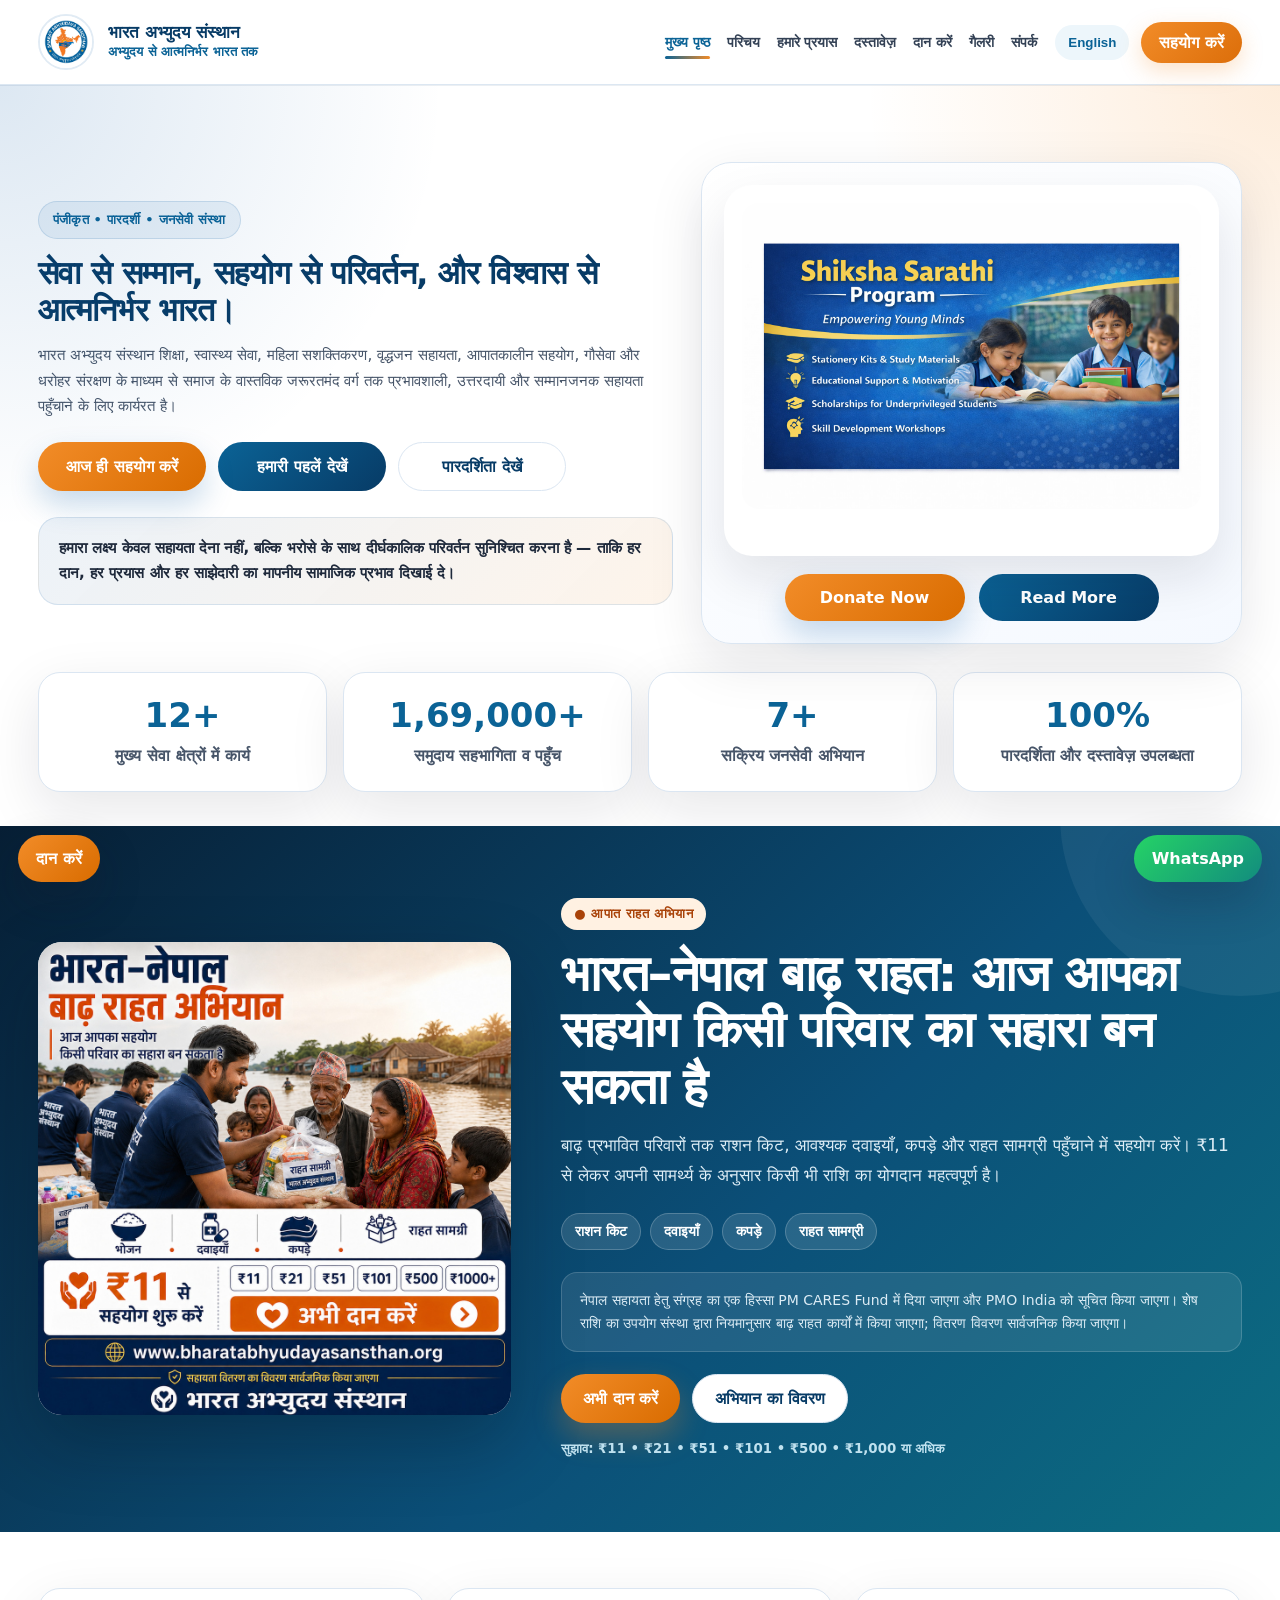
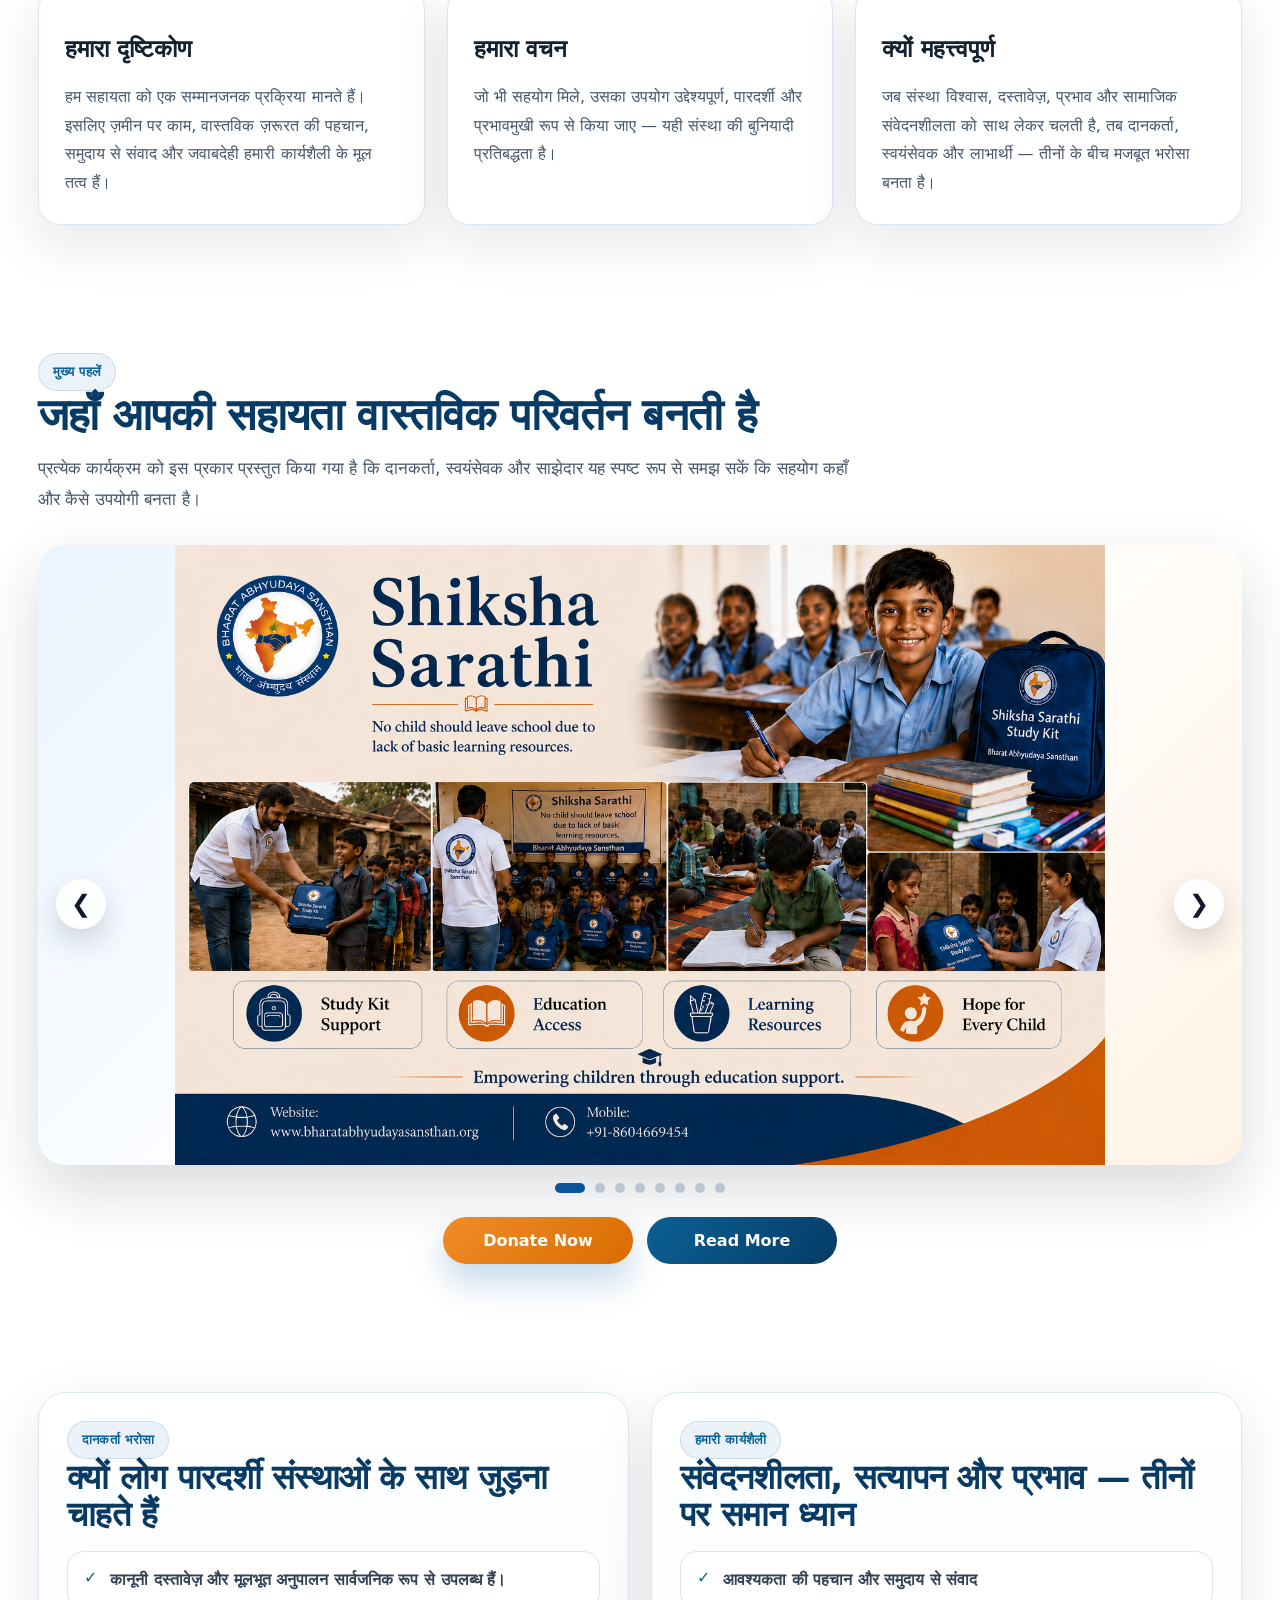
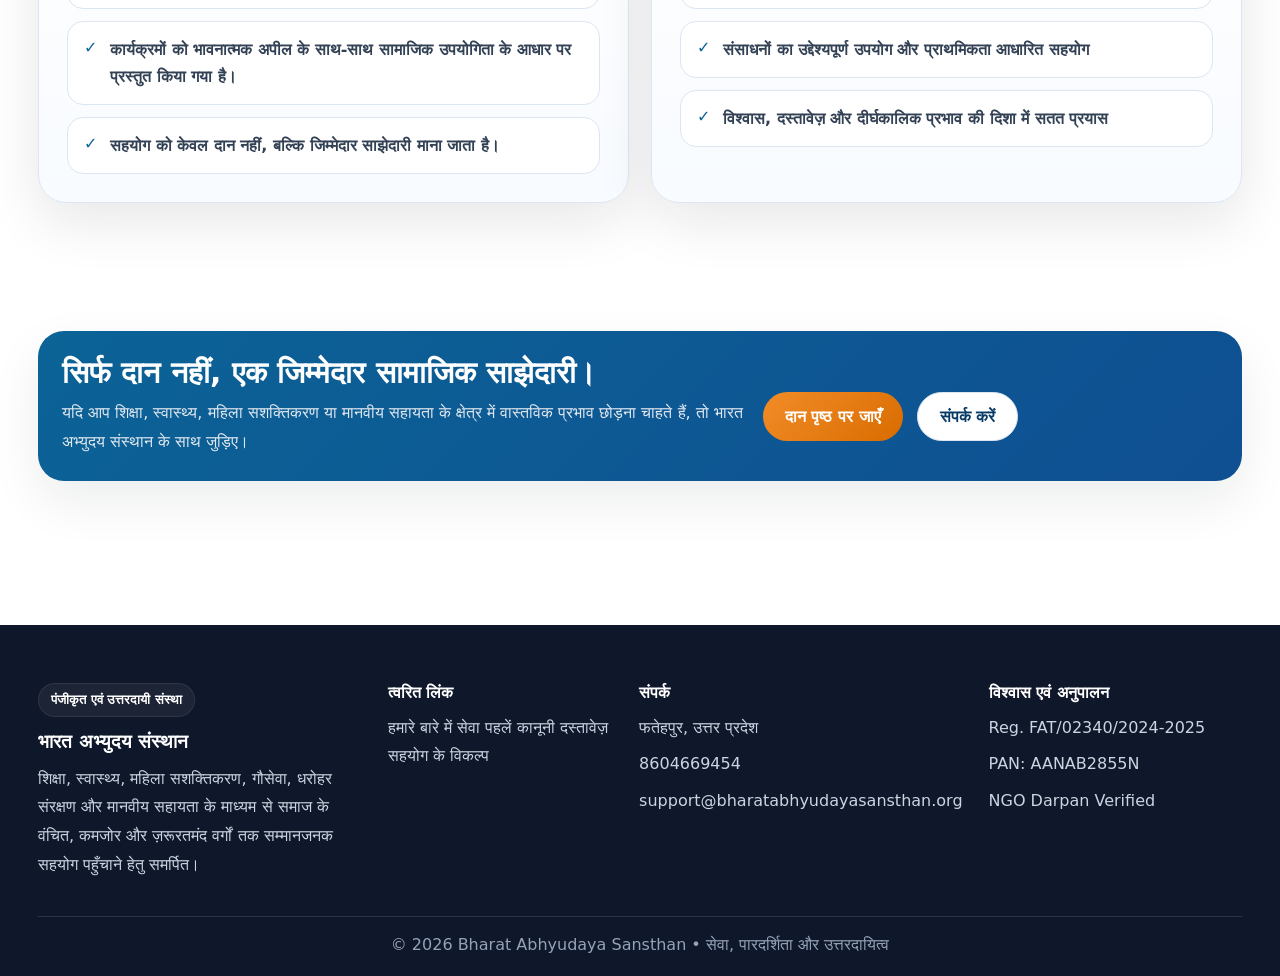
<file: index.html>
<!doctype html>
<html lang="hi">
<head>
  <meta charset="UTF-8">
  <meta name="viewport" content="width=device-width, initial-scale=1">
  <title>Bharat Abhyudaya Sansthan | Service, Trust & Impact</title>
  <meta name="description" content="Bharat Abhyudaya Sansthan is a registered NGO working for education, healthcare, women empowerment, emergency aid, cow care and heritage conservation.">
  <link rel="stylesheet" href="assets/css/style.css">

  <style>
  .hero h1{
    font-size: clamp(1.55rem, 2.5vw, 2.15rem) !important;
    line-height: 1.16;
    max-width: 680px;
    margin-bottom: 14px;
  }

  .hero p{
    max-width: 640px;
    font-size: .95rem;
    line-height: 1.68;
  }

  .hero .btn-row{
    gap: 12px;
    flex-wrap: wrap;
    margin-top: 22px;
  }

  .hero .btn-row .btn{
    min-width: 168px;
  }

  .hero .btn-primary{
    box-shadow: 0 14px 30px rgba(11, 90, 166, .22);
    transform: translateY(0);
  }

  .hero .btn-primary:hover{
    transform: translateY(-1px);
  }

  .impact-band{
    font-size: .95rem;
    line-height: 1.65;
  }

  .section-title{
    letter-spacing: -.02em;
  }

  .hero-side .hero-panel{
    display: flex;
    flex-direction: column;
    gap: 18px;
  }

  .hero-image{
    overflow: hidden;
    border-radius: 28px;
    background: #fff;
    box-shadow: 0 22px 50px rgba(15, 23, 42, .10);
    padding: 18px;
  }

  .hero-image img{
    display: block;
    width: 100%;
    height: auto;
    border-radius: 18px;
    object-fit: cover;
  }

  .hero-image-actions{
    display: flex;
    gap: 14px;
    flex-wrap: wrap;
    justify-content: center;
  }

  .hero-image-actions .btn{
    min-width: 180px;
  }

  .initiatives-slider.fullwidth-cinematic{
    position: relative;
    margin-top: 30px;
    width: 100%;
    max-width: 1280px;
    margin-left: auto;
    margin-right: auto;
    padding: 0;
  }

  .initiative-slide{
    display: none;
    animation: fadeSlide .5s ease;
  }

  .initiative-slide.active{
    display: block;
  }

  @keyframes fadeSlide{
    from{opacity:.35; transform:translateY(10px)}
    to{opacity:1; transform:translateY(0)}
  }

  .initiative-shell{
    position: relative;
    min-height: 520px;
    border-radius: 28px;
    overflow: hidden;
    background: #0f172a;
    box-shadow: 0 24px 60px rgba(15, 23, 42, .16);
  }

  .initiative-shell{
  position: relative;
  height: 620px;
  border-radius: 28px;
  overflow: hidden;
  background: linear-gradient(135deg, #eaf4ff, #ffffff, #fff3e6);
  box-shadow: 0 24px 60px rgba(15, 23, 42, .16);
  cursor: pointer;
  display: flex;
  align-items: center;
  justify-content: center;
}

.initiative-shell img{
  width: 100%;
  height: 100%;
  object-fit: contain;
  object-position: center;
  display: block;
  background: transparent;
}

  /* OVERLAP CONTENT REMOVED */
  .initiative-overlay{
    display: none !important;
  }

  .slider-arrow{
    position: absolute;
    top: 50%;
    transform: translateY(-50%);
    z-index: 5;
    width: 50px;
    height: 50px;
    border: 0;
    border-radius: 50%;
    cursor: pointer;
    font-size: 24px;
    background: rgba(255,255,255,.94);
    color: #0f172a;
    box-shadow: 0 12px 30px rgba(15,23,42,.18);
  }

  .slider-arrow.prev{ left: 18px; }
  .slider-arrow.next{ right: 18px; }

  .slider-dots{
    display: flex;
    justify-content: center;
    gap: 10px;
    margin: 18px auto 0;
    max-width: 1200px;
    padding: 0 20px;
  }

  .slider-dot{
    width: 10px;
    height: 10px;
    border-radius: 999px;
    background: #cbd5e1;
    cursor: pointer;
    transition: .25s ease;
  }

  .slider-dot.active{
    width: 30px;
    background: #0b5aa6;
  }

  .slider-cta{
    display: flex;
    gap: 14px;
    justify-content: center;
    margin: 24px auto 0;
    flex-wrap: wrap;
    max-width: 1200px;
    padding: 0 20px;
  }

  .slider-cta .btn{
    min-width: 190px;
  }

  .slider-cta .btn-primary{
    position: relative;
    box-shadow: 0 18px 34px rgba(11,90,166,.24);
  }

  .slider-note{
    text-align: center;
    margin: 14px auto 0;
    max-width: 760px;
    padding: 0 20px;
    font-size: .98rem;
    line-height: 1.7;
    color: #475569;
  }

  .cta-strip{
    border-radius: 26px;
    box-shadow: 0 20px 50px rgba(15,23,42,.08);
  }

  @media (max-width: 900px){
    .hero h1{
      font-size: clamp(1.45rem, 7vw, 1.95rem) !important;
    }

    .hero p{
      font-size: .92rem;
    }

    .hero-image{
      padding: 14px;
      border-radius: 22px;
    }

    .hero-image img{
      border-radius: 14px;
    }

    .hero-image-actions{
      justify-content: stretch;
    }

    .hero-image-actions .btn{
      min-width: 150px;
      flex: 1 1 160px;
      text-align: center;
    }

    .initiative-shell{
  height: 430px;
  min-height: auto;
  border-radius: 22px;
}

.initiative-shell img{
  width: 100%;
  height: 100%;
  object-fit: contain;
  object-position: center;
}

    .slider-arrow{
      width: 44px;
      height: 44px;
      font-size: 22px;
    }

    .slider-arrow.prev{ left: 12px; }
    .slider-arrow.next{ right: 12px; }
  }
  </style>
</head>
<body>
  <div id="header"></div>
  <div class="topbar-space"></div>

  <section class="hero">
    <div class="wrap hero-grid">
      <div>
        <span class="kicker" data-hi="पंजीकृत • पारदर्शी • जनसेवी संस्था" data-en="Registered • Transparent • Community-focused NGO"></span>
        <h1 data-hi="सेवा से सम्मान, सहयोग से परिवर्तन, और विश्वास से आत्मनिर्भर भारत।" data-en="Dignity through service, change through support, and a self-reliant India through trust."></h1>
        <p data-hi="भारत अभ्युदय संस्थान शिक्षा, स्वास्थ्य सेवा, महिला सशक्तिकरण, वृद्धजन सहायता, आपातकालीन सहयोग, गौसेवा और धरोहर संरक्षण के माध्यम से समाज के वास्तविक जरूरतमंद वर्ग तक प्रभावशाली, उत्तरदायी और सम्मानजनक सहायता पहुँचाने के लिए कार्यरत है।" data-en="Bharat Abhyudaya Sansthan works to deliver impactful, accountable and dignified support to genuinely underserved communities through education, healthcare, women empowerment, elder care, emergency assistance, cow care and heritage conservation."></p>

        <div class="btn-row">
          <a href="donate.html" class="btn btn-primary" data-hi="आज ही सहयोग करें" data-en="Make an Impact Today"></a>
          <a href="initiatives.html" class="btn btn-secondary" data-hi="हमारी पहलें देखें" data-en="Explore Our Initiatives"></a>
          <a href="documents.html" class="btn btn-light" data-hi="पारदर्शिता देखें" data-en="View Transparency"></a>
        </div>

        <div class="impact-band" data-hi="हमारा लक्ष्य केवल सहायता देना नहीं, बल्कि भरोसे के साथ दीर्घकालिक परिवर्तन सुनिश्चित करना है — ताकि हर दान, हर प्रयास और हर साझेदारी का मापनीय सामाजिक प्रभाव दिखाई दे।" data-en="Our goal is not just to provide assistance, but to create measurable long-term change with trust — so every donation, every effort and every partnership produces visible social impact."></div>
      </div>

      <div class="hero-side">
        <div class="hero-panel">
          <div class="hero-image">
            <img src="assets/shiksha.jpg" alt="Education support">
          </div>

          <div class="hero-image-actions">
            <a href="https://rzp.io/rzp/PfLSQ0HB" class="btn btn-primary" data-hi="Donate Now" data-en="Donate Now"></a>
            <a href="initiatives.html" class="btn btn-secondary" data-hi="Read More" data-en="Read More"></a>
          </div>
        </div>
      </div>
    </div>

    <div class="wrap">
      <div class="stats">
        <div class="stat"><strong data-count="12" data-suffix="+">0</strong><span data-hi="मुख्य सेवा क्षेत्रों में कार्य" data-en="Core areas of intervention"></span></div>
        <div class="stat"><strong data-count="169000" data-suffix="+">0</strong><span data-hi="समुदाय सहभागिता व पहुँच" data-en="Community reach & engagement"></span></div>
        <div class="stat"><strong data-count="7" data-suffix="+">0</strong><span data-hi="सक्रिय जनसेवी अभियान" data-en="Active public service initiatives"></span></div>
        <div class="stat"><strong data-count="100" data-suffix="%">0</strong><span data-hi="पारदर्शिता और दस्तावेज़ उपलब्धता" data-en="Transparency and document availability"></span></div>
      </div>
    </div>
  </section>

  <section class="section flood-appeal" aria-labelledby="floodAppealTitle">
    <div class="wrap flood-appeal-grid">
      <a class="flood-poster" href="https://razorpay.me/@basindia" target="_blank" rel="noopener" aria-label="भारत–नेपाल बाढ़ राहत अभियान के लिए दान करें">
        <img src="assets/initiatives/india-nepal-flood-relief.jpg" alt="भारत–नेपाल बाढ़ राहत अभियान — राशन किट, दवाइयाँ, कपड़े और राहत सामग्री के लिए सहयोग अपील">
      </a>
      <div class="flood-appeal-copy">
        <span class="flood-live" data-hi="● आपात राहत अभियान" data-en="● Emergency relief campaign"></span>
        <h2 id="floodAppealTitle" data-hi="भारत–नेपाल बाढ़ राहत: आज आपका सहयोग किसी परिवार का सहारा बन सकता है" data-en="India–Nepal Flood Relief: your support can help a family today"></h2>
        <p data-hi="बाढ़ प्रभावित परिवारों तक राशन किट, आवश्यक दवाइयाँ, कपड़े और राहत सामग्री पहुँचाने में सहयोग करें। ₹11 से लेकर अपनी सामर्थ्य के अनुसार किसी भी राशि का योगदान महत्वपूर्ण है।" data-en="Help us deliver ration kits, essential medicines, clothing and relief supplies to flood-affected families. Every contribution—from ₹11 to any amount you can give—matters."></p>
        <div class="flood-supplies" aria-label="राहत सामग्री">
          <span data-hi="राशन किट" data-en="Ration kits"></span>
          <span data-hi="दवाइयाँ" data-en="Medicines"></span>
          <span data-hi="कपड़े" data-en="Clothing"></span>
          <span data-hi="राहत सामग्री" data-en="Relief supplies"></span>
        </div>
        <p class="flood-trust" data-hi="नेपाल सहायता हेतु संग्रह का एक हिस्सा PM CARES Fund में दिया जाएगा और PMO India को सूचित किया जाएगा। शेष राशि का उपयोग संस्था द्वारा नियमानुसार बाढ़ राहत कार्यों में किया जाएगा; वितरण विवरण सार्वजनिक किया जाएगा।" data-en="For Nepal relief, a portion of the collection will be contributed to the PM CARES Fund and PMO India will be informed. The remaining amount will be used by the organisation for flood relief in accordance with applicable rules; distribution details will be made public."></p>
        <div class="flood-actions">
          <a class="btn btn-primary flood-donate" href="https://razorpay.me/@basindia" target="_blank" rel="noopener" data-hi="अभी दान करें" data-en="Donate Now"></a>
          <a class="btn btn-light" href="initiatives.html#floodReliefCampaign" data-hi="अभियान का विवरण" data-en="Campaign details"></a>
        </div>
        <small class="flood-amounts" data-hi="सुझाव: ₹11 • ₹21 • ₹51 • ₹101 • ₹500 • ₹1,000 या अधिक" data-en="Suggested: ₹11 • ₹21 • ₹51 • ₹101 • ₹500 • ₹1,000 or more"></small>
      </div>
    </div>
  </section>

  <section class="section tight">
    <div class="wrap">
      <div class="grid-3 mission-grid">
        <div class="card">
          <h2 data-hi="हमारा दृष्टिकोण" data-en="Our approach"></h2>
          <p class="section-sub" style="font-size:16px" data-hi="हम सहायता को एक सम्मानजनक प्रक्रिया मानते हैं। इसलिए ज़मीन पर काम, वास्तविक ज़रूरत की पहचान, समुदाय से संवाद और जवाबदेही हमारी कार्यशैली के मूल तत्व हैं।" data-en="We treat assistance as a dignified process. Ground-level work, identification of genuine need, community dialogue and accountability are central to our operating model."></p>
        </div>
        <div class="card">
          <h2 data-hi="हमारा वचन" data-en="Our promise"></h2>
          <p class="section-sub" style="font-size:16px" data-hi="जो भी सहयोग मिले, उसका उपयोग उद्देश्यपूर्ण, पारदर्शी और प्रभावमुखी रूप से किया जाए — यही संस्था की बुनियादी प्रतिबद्धता है।" data-en="Every contribution should be used with purpose, transparency and an outcomes-oriented mindset — that is our foundational commitment."></p>
        </div>
        <div class="card">
          <h2 data-hi="क्यों महत्त्वपूर्ण" data-en="Why it matters"></h2>
          <p class="section-sub" style="font-size:16px" data-hi="जब संस्था विश्वास, दस्तावेज़, प्रभाव और सामाजिक संवेदनशीलता को साथ लेकर चलती है, तब दानकर्ता, स्वयंसेवक और लाभार्थी — तीनों के बीच मजबूत भरोसा बनता है।" data-en="When an institution combines trust, documentation, measurable impact and social sensitivity, it builds strong confidence among donors, volunteers and beneficiaries alike."></p>
        </div>
      </div>
    </div>
  </section>

  <section class="section">
    <div class="wrap">
      <span class="kicker" data-hi="मुख्य पहलें" data-en="Core initiatives"></span>
      <h2 class="section-title" data-hi="जहाँ आपकी सहायता वास्तविक परिवर्तन बनती है" data-en="Where your support turns into meaningful change"></h2>
      <p class="section-sub" data-hi="प्रत्येक कार्यक्रम को इस प्रकार प्रस्तुत किया गया है कि दानकर्ता, स्वयंसेवक और साझेदार यह स्पष्ट रूप से समझ सकें कि सहयोग कहाँ और कैसे उपयोगी बनता है।" data-en="Each programme is presented so donors, volunteers and partners can clearly understand where support goes and how it becomes useful."></p>

      <div class="initiatives-slider fullwidth-cinematic" id="initiativesSlider">
        <button class="slider-arrow prev" id="initiativePrev" type="button" aria-label="Previous slide">&#10094;</button>
        <button class="slider-arrow next" id="initiativeNext" type="button" aria-label="Next slide">&#10095;</button>

       <div class="initiative-slide active" data-detail-url="initiatives.html#shikshaDetailSection">
  <article class="initiative-shell">
    <img src="assets/initiatives/shikshasarathi.png" alt="Shiksha Sarathi">
  </article>
</div>

<div class="initiative-slide" data-detail-url="initiatives.html#heritageDetailSection">
  <article class="initiative-shell">
    <img src="assets/initiatives/heritage-conservation.png" alt="Heritage Conservation">
  </article>
</div>

<div class="initiative-slide" data-detail-url="initiatives.html#ambulanceDetailSection">
  <article class="initiative-shell">
    <img src="assets/initiatives/ambulance-seva.png" alt="Jeevan Rakshak Ambulance Seva">
  </article>
</div>

<div class="initiative-slide" data-detail-url="initiatives.html#gausevaDetailSection">
  <article class="initiative-shell">
    <img src="assets/initiatives/gau-seva.png" alt="Gau Seva">
  </article>
</div>

<div class="initiative-slide" data-detail-url="initiatives.html#womenDetailSection">
  <article class="initiative-shell">
    <img src="assets/initiatives/women-empowerment.png" alt="Women Empowerment">
  </article>
</div>

<div class="initiative-slide" data-detail-url="initiatives.html#elderDetailSection">
  <article class="initiative-shell">
    <img src="assets/initiatives/elder-dignity.png" alt="Elder Dignity Support">
  </article>
</div>

<div class="initiative-slide" data-detail-url="initiatives.html#skillDetailSection">
  <article class="initiative-shell">
    <img src="assets/initiatives/youth-skills.png" alt="Youth Skills">
  </article>
</div>

<div class="initiative-slide" data-detail-url="initiatives.html#environmentDetailSection">
  <article class="initiative-shell">
    <img src="assets/initiatives/environmental-conservation.png" alt="Environmental Conservation">
  </article>
</div>

        <div class="slider-dots" id="initiativeDots">
  <span class="slider-dot active" data-slide="0"></span>
  <span class="slider-dot" data-slide="1"></span>
  <span class="slider-dot" data-slide="2"></span>
  <span class="slider-dot" data-slide="3"></span>
  <span class="slider-dot" data-slide="4"></span>
  <span class="slider-dot" data-slide="5"></span>
  <span class="slider-dot" data-slide="6"></span>
  <span class="slider-dot" data-slide="7"></span>
</div>

        <div class="slider-cta">
  <a href="donate.html" class="btn btn-primary" data-hi="Donate Now" data-en="Donate Now"></a>
  <a href="initiatives.html#shikshaDetailSection" id="sliderReadMoreBtn" class="btn btn-secondary" data-hi="Read More" data-en="Read More"></a>
</div>
      </div>
    </div>
  </section>

  <section class="section tight">
    <div class="wrap">
      <div class="grid-2">
        <div class="highlight">
          <span class="kicker" data-hi="दानकर्ता भरोसा" data-en="Donor confidence"></span>
          <h2 class="section-title" style="font-size:34px" data-hi="क्यों लोग पारदर्शी संस्थाओं के साथ जुड़ना चाहते हैं" data-en="Why people choose transparent organisations"></h2>
          <ul class="value-list">
            <li data-hi="कानूनी दस्तावेज़ और मूलभूत अनुपालन सार्वजनिक रूप से उपलब्ध हैं।" data-en="Legal documents and core compliance records are publicly accessible."></li>
            <li data-hi="कार्यक्रमों को भावनात्मक अपील के साथ-साथ सामाजिक उपयोगिता के आधार पर प्रस्तुत किया गया है।" data-en="Programmes are presented not only emotionally, but with clear social utility."></li>
            <li data-hi="सहयोग को केवल दान नहीं, बल्कि जिम्मेदार साझेदारी माना जाता है।" data-en="Support is treated not merely as charity, but as a responsible partnership."></li>
          </ul>
        </div>
        <div class="highlight">
          <span class="kicker" data-hi="हमारी कार्यशैली" data-en="How we work"></span>
          <h2 class="section-title" style="font-size:34px" data-hi="संवेदनशीलता, सत्यापन और प्रभाव — तीनों पर समान ध्यान" data-en="Sensitivity, verification and impact — with equal attention to all three"></h2>
          <ul class="steps">
            <li data-hi="आवश्यकता की पहचान और समुदाय से संवाद" data-en="Need identification and dialogue with the community"></li>
            <li data-hi="संसाधनों का उद्देश्यपूर्ण उपयोग और प्राथमिकता आधारित सहयोग" data-en="Purposeful use of resources and priority-based support"></li>
            <li data-hi="विश्वास, दस्तावेज़ और दीर्घकालिक प्रभाव की दिशा में सतत प्रयास" data-en="Continuous effort toward trust, documentation and long-term impact"></li>
          </ul>
        </div>
      </div>
    </div>
  </section>

  <section class="section">
    <div class="wrap">
      <div class="cta-strip">
        <div>
          <h3 data-hi="सिर्फ दान नहीं, एक जिम्मेदार सामाजिक साझेदारी।" data-en="Not just a donation, but a responsible social partnership."></h3>
          <p data-hi="यदि आप शिक्षा, स्वास्थ्य, महिला सशक्तिकरण या मानवीय सहायता के क्षेत्र में वास्तविक प्रभाव छोड़ना चाहते हैं, तो भारत अभ्युदय संस्थान के साथ जुड़िए।" data-en="If you want to create real impact in education, healthcare, women empowerment or humanitarian support, partner with Bharat Abhyudaya Sansthan."></p>
        </div>
        <div class="btn-row" style="justify-content:flex-start">
          <a href="donate.html" class="btn btn-primary" data-hi="दान पृष्ठ पर जाएँ" data-en="Go to Donate Page"></a>
          <a href="contact.html" class="btn btn-light" data-hi="संपर्क करें" data-en="Contact Us"></a>
        </div>
      </div>
    </div>
  </section>

  <a class="whatsapp-float" href="https://wa.me/918604669454" target="_blank">WhatsApp</a>
  <a class="donate-float" href="donate.html" data-hi="दान करें" data-en="Donate"></a>
  <div id="footer"></div>

  <script>
  (function(){
    let currentSlide = 0;
    let sliderTimer;

    function initInitiativesSlider(){
      const slides = document.querySelectorAll('.initiative-slide');
      const dots = document.querySelectorAll('.slider-dot');
      const prevBtn = document.getElementById('initiativePrev');
      const nextBtn = document.getElementById('initiativeNext');
      const readMoreBtn = document.getElementById('sliderReadMoreBtn');

      if(!slides.length) return;

      function getSlideUrl(index){
        const slide = slides[index];
        return slide ? slide.getAttribute('data-detail-url') : 'initiatives.html';
      }

      function updateReadMoreLink(index){
        if(readMoreBtn){
          readMoreBtn.href = getSlideUrl(index);
        }
      }

      function showSlide(index){
        slides.forEach((slide, i)=>{
          slide.classList.toggle('active', i === index);
        });

        dots.forEach((dot, i)=>{
          dot.classList.toggle('active', i === index);
        });

        currentSlide = index;
        updateReadMoreLink(index);
      }

      function nextSlide(){
        const next = (currentSlide + 1) % slides.length;
        showSlide(next);
      }

      function prevSlide(){
        const prev = (currentSlide - 1 + slides.length) % slides.length;
        showSlide(prev);
      }

      function startAuto(){
        stopAuto();
        sliderTimer = setInterval(nextSlide, 5000);
      }

      function stopAuto(){
        if(sliderTimer) clearInterval(sliderTimer);
      }

      slides.forEach((slide, i)=>{
        const shell = slide.querySelector('.initiative-shell');

        if(shell){
          shell.setAttribute('tabindex', '0');
          shell.setAttribute('role', 'link');
          shell.setAttribute('title', 'Open programme details');

          shell.addEventListener('click', ()=>{
            window.location.href = getSlideUrl(i);
          });

          shell.addEventListener('keydown', (e)=>{
            if(e.key === 'Enter' || e.key === ' '){
              e.preventDefault();
              window.location.href = getSlideUrl(i);
            }
          });
        }
      });

      if(nextBtn){
        nextBtn.addEventListener('click', ()=>{
          nextSlide();
          startAuto();
        });
      }

      if(prevBtn){
        prevBtn.addEventListener('click', ()=>{
          prevSlide();
          startAuto();
        });
      }

      dots.forEach((dot, i)=>{
        dot.addEventListener('click', ()=>{
          showSlide(i);
          startAuto();
        });
      });

      showSlide(0);
      startAuto();
    }

    document.addEventListener('DOMContentLoaded', initInitiativesSlider);
  })();
</script>
  <script src="assets/js/main.js"></script>
</body>
</html>
</file>
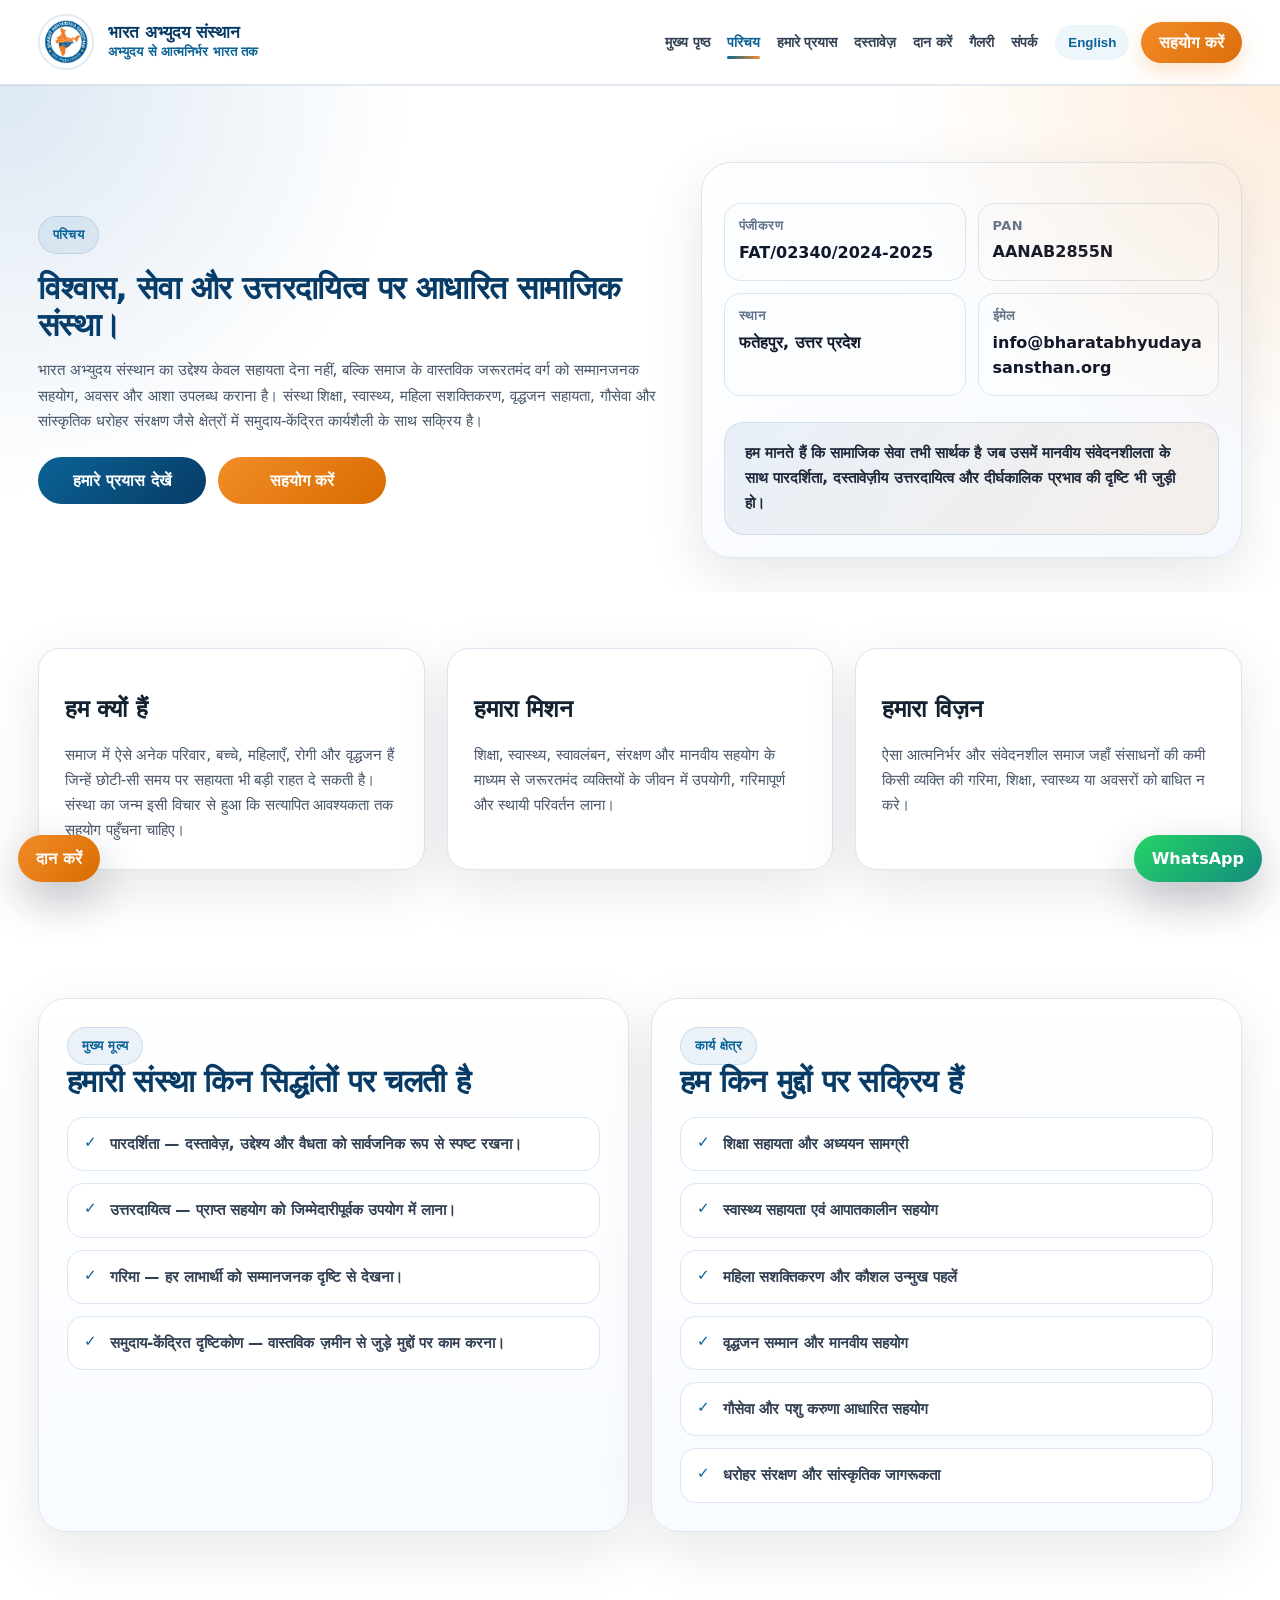
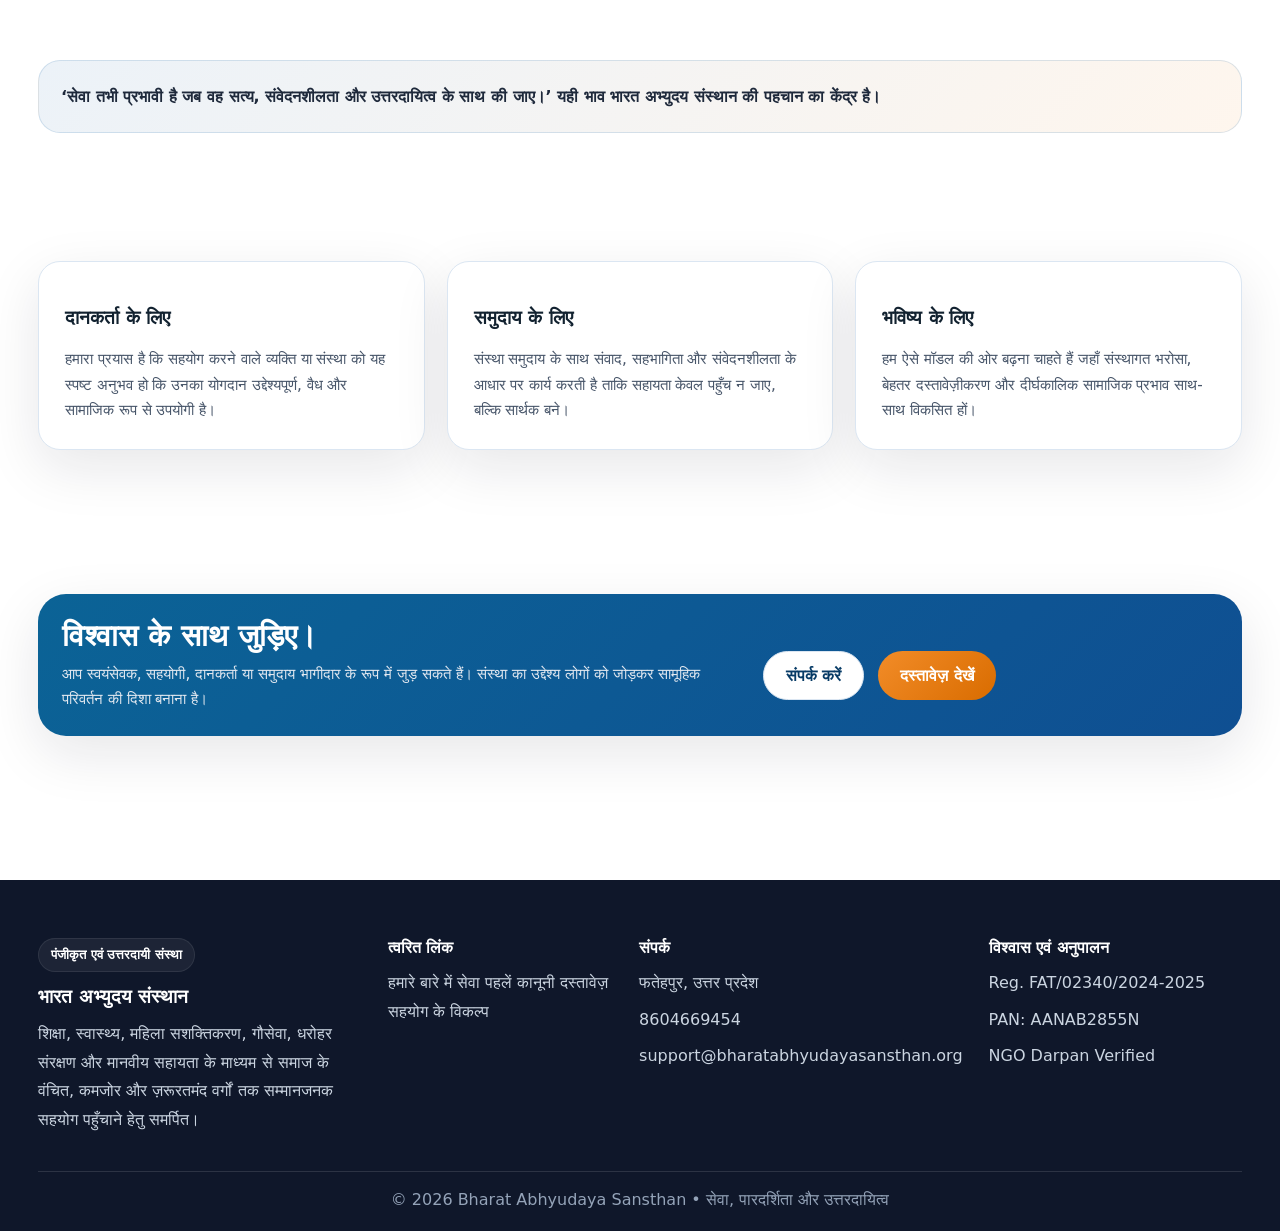
<file: about.html>
<!doctype html>
<html lang="hi">
<head>
  <meta charset="UTF-8">
  <meta name="viewport" content="width=device-width, initial-scale=1">
  <title>About | Bharat Abhyudaya Sansthan</title>
  <meta name="description" content="Learn about Bharat Abhyudaya Sansthan, its mission, values, community approach and commitment to transparency.">
  <link rel="stylesheet" href="assets/css/style.css">

  <style>
  /* SAME FONT SCALE AS INDEX */
  .hero h1{
    font-size: clamp(1.55rem, 2.5vw, 2.15rem) !important;
    line-height: 1.16;
    max-width: 680px;
    margin-bottom: 14px;
  }

  .hero p{
    max-width: 640px;
    font-size: .95rem;
    line-height: 1.68;
  }

  .hero .btn-row{
    gap: 12px;
    flex-wrap: wrap;
    margin-top: 22px;
  }

  .hero .btn-row .btn{
    min-width: 168px;
  }

  .impact-band{
    font-size: .95rem;
    line-height: 1.65;
  }

  .section-title{
    font-size: clamp(1.6rem, 2.4vw, 2.1rem) !important;
    letter-spacing: -.02em;
  }

  .section-sub{
    font-size: .95rem !important;
    line-height: 1.65 !important;
  }

  .value-list li,
  .check-list li,
  .steps li{
    font-size: .95rem;
    line-height: 1.6;
  }

  .quote{
    font-size: 1rem;
    line-height: 1.7;
  }

  .cta-strip p{
    font-size: .95rem;
    line-height: 1.65;
  }

  @media (max-width: 900px){
    .hero h1{
      font-size: clamp(1.45rem, 7vw, 1.95rem) !important;
    }

    .hero p{
      font-size: .92rem;
    }
  }
  </style>
</head>
<body>
  <div id="header"></div>
  <div class="topbar-space"></div>

  <section class="hero">
    <div class="wrap hero-grid">
      <div>
        <span class="kicker" data-hi="परिचय" data-en="About Us"></span>
        <h1 data-hi="विश्वास, सेवा और उत्तरदायित्व पर आधारित सामाजिक संस्था।" data-en="A social institution built on trust, service and accountability."></h1>
        <p data-hi="भारत अभ्युदय संस्थान का उद्देश्य केवल सहायता देना नहीं, बल्कि समाज के वास्तविक जरूरतमंद वर्ग को सम्मानजनक सहयोग, अवसर और आशा उपलब्ध कराना है। संस्था शिक्षा, स्वास्थ्य, महिला सशक्तिकरण, वृद्धजन सहायता, गौसेवा और सांस्कृतिक धरोहर संरक्षण जैसे क्षेत्रों में समुदाय-केंद्रित कार्यशैली के साथ सक्रिय है।" data-en="Bharat Abhyudaya Sansthan does not exist merely to provide relief; it exists to deliver dignified support, opportunity and hope to genuinely underserved communities. The organisation works across education, healthcare, women empowerment, elder care, cow care and heritage conservation with a community-centred model."></p>
        <div class="btn-row">
          <a href="initiatives.html" class="btn btn-secondary" data-hi="हमारे प्रयास देखें" data-en="View Initiatives"></a>
          <a href="donate.html" class="btn btn-primary" data-hi="सहयोग करें" data-en="Support the Mission"></a>
        </div>
      </div>
      <div class="hero-panel">
        <div class="kv-grid">
          <div class="kv"><b data-hi="पंजीकरण" data-en="Registration"></b><span>FAT/02340/2024-2025</span></div>
          <div class="kv"><b>PAN</b><span>AANAB2855N</span></div>
          <div class="kv"><b data-hi="स्थान" data-en="Location"></b><span data-hi="फतेहपुर, उत्तर प्रदेश" data-en="Fatehpur, Uttar Pradesh"></span></div>
          <div class="kv"><b data-hi="ईमेल" data-en="Email"></b><span>info@bharatabhyudayasansthan.org</span></div>
        </div>
        <div class="impact-band" data-hi="हम मानते हैं कि सामाजिक सेवा तभी सार्थक है जब उसमें मानवीय संवेदनशीलता के साथ पारदर्शिता, दस्तावेज़ीय उत्तरदायित्व और दीर्घकालिक प्रभाव की दृष्टि भी जुड़ी हो।" data-en="We believe social service becomes truly meaningful only when humane sensitivity is matched by transparency, documentary accountability and a long-term impact mindset."></div>
      </div>
    </div>
  </section>

  <section class="section tight">
    <div class="wrap grid-3 mission-grid">
      <div class="card">
        <h2 data-hi="हम क्यों हैं" data-en="Why we exist"></h2>
        <p class="section-sub" data-hi="समाज में ऐसे अनेक परिवार, बच्चे, महिलाएँ, रोगी और वृद्धजन हैं जिन्हें छोटी-सी समय पर सहायता भी बड़ी राहत दे सकती है। संस्था का जन्म इसी विचार से हुआ कि सत्यापित आवश्यकता तक सहयोग पहुँचना चाहिए।" data-en="There are many families, children, women, patients and elderly people for whom timely support can make a profound difference. The organisation was founded on the belief that support should reach verified need."></p>
      </div>
      <div class="card">
        <h2 data-hi="हमारा मिशन" data-en="Our mission"></h2>
        <p class="section-sub" data-hi="शिक्षा, स्वास्थ्य, स्वावलंबन, संरक्षण और मानवीय सहयोग के माध्यम से जरूरतमंद व्यक्तियों के जीवन में उपयोगी, गरिमापूर्ण और स्थायी परिवर्तन लाना।" data-en="To create useful, dignified and sustainable change in the lives of people in need through education, healthcare, self-reliance, protection and humanitarian support."></p>
      </div>
      <div class="card">
        <h2 data-hi="हमारा विज़न" data-en="Our vision"></h2>
        <p class="section-sub" data-hi="ऐसा आत्मनिर्भर और संवेदनशील समाज जहाँ संसाधनों की कमी किसी व्यक्ति की गरिमा, शिक्षा, स्वास्थ्य या अवसरों को बाधित न करे।" data-en="A self-reliant and compassionate society where lack of resources does not block anyone’s dignity, education, healthcare or opportunities."></p>
      </div>
    </div>
  </section>

  <section class="section">
    <div class="wrap grid-2">
      <div class="highlight">
        <span class="kicker" data-hi="मुख्य मूल्य" data-en="Core values"></span>
        <h2 class="section-title" data-hi="हमारी संस्था किन सिद्धांतों पर चलती है" data-en="What principles guide our organisation"></h2>
        <ul class="value-list">
          <li data-hi="पारदर्शिता — दस्तावेज़, उद्देश्य और वैधता को सार्वजनिक रूप से स्पष्ट रखना।" data-en="Transparency — keeping documents, purpose and legitimacy publicly clear."></li>
          <li data-hi="उत्तरदायित्व — प्राप्त सहयोग को जिम्मेदारीपूर्वक उपयोग में लाना।" data-en="Accountability — using received support responsibly."></li>
          <li data-hi="गरिमा — हर लाभार्थी को सम्मानजनक दृष्टि से देखना।" data-en="Dignity — treating every beneficiary with respect."></li>
          <li data-hi="समुदाय-केंद्रित दृष्टिकोण — वास्तविक ज़मीन से जुड़े मुद्दों पर काम करना।" data-en="Community-centred approach — working on issues grounded in real communities."></li>
        </ul>
      </div>
      <div class="highlight">
        <span class="kicker" data-hi="कार्य क्षेत्र" data-en="Areas of work"></span>
        <h2 class="section-title" data-hi="हम किन मुद्दों पर सक्रिय हैं" data-en="Where we are actively working"></h2>
        <ul class="check-list">
          <li data-hi="शिक्षा सहायता और अध्ययन सामग्री" data-en="Educational support and learning materials"></li>
          <li data-hi="स्वास्थ्य सहायता एवं आपातकालीन सहयोग" data-en="Healthcare support and emergency assistance"></li>
          <li data-hi="महिला सशक्तिकरण और कौशल उन्मुख पहलें" data-en="Women empowerment and skill-oriented initiatives"></li>
          <li data-hi="वृद्धजन सम्मान और मानवीय सहयोग" data-en="Elder care and humanitarian support"></li>
          <li data-hi="गौसेवा और पशु करुणा आधारित सहयोग" data-en="Cow care and compassion-led animal support"></li>
          <li data-hi="धरोहर संरक्षण और सांस्कृतिक जागरूकता" data-en="Heritage conservation and cultural awareness"></li>
        </ul>
      </div>
    </div>
  </section>

  <section class="section tight">
    <div class="wrap">
      <div class="quote" data-hi="‘सेवा तभी प्रभावी है जब वह सत्य, संवेदनशीलता और उत्तरदायित्व के साथ की जाए।’ यही भाव भारत अभ्युदय संस्थान की पहचान का केंद्र है।" data-en="‘Service becomes effective only when it is delivered with truth, sensitivity and accountability.’ That is the heart of Bharat Abhyudaya Sansthan’s identity."></div>
    </div>
  </section>

  <section class="section">
    <div class="wrap grid-3 mission-grid">
      <div class="card">
        <h3 data-hi="दानकर्ता के लिए" data-en="For donors"></h3>
        <p class="section-sub" data-hi="हमारा प्रयास है कि सहयोग करने वाले व्यक्ति या संस्था को यह स्पष्ट अनुभव हो कि उनका योगदान उद्देश्यपूर्ण, वैध और सामाजिक रूप से उपयोगी है।" data-en="We strive to ensure that every donor or institution feels their support is purposeful, legitimate and socially useful."></p>
      </div>
      <div class="card">
        <h3 data-hi="समुदाय के लिए" data-en="For communities"></h3>
        <p class="section-sub" data-hi="संस्था समुदाय के साथ संवाद, सहभागिता और संवेदनशीलता के आधार पर कार्य करती है ताकि सहायता केवल पहुँच न जाए, बल्कि सार्थक बने।" data-en="The organisation works with dialogue, participation and sensitivity so that support does not merely arrive, but actually matters."></p>
      </div>
      <div class="card">
        <h3 data-hi="भविष्य के लिए" data-en="For the future"></h3>
        <p class="section-sub" data-hi="हम ऐसे मॉडल की ओर बढ़ना चाहते हैं जहाँ संस्थागत भरोसा, बेहतर दस्तावेज़ीकरण और दीर्घकालिक सामाजिक प्रभाव साथ-साथ विकसित हों।" data-en="We aim to build a model where institutional trust, stronger documentation and long-term social impact grow together."></p>
      </div>
    </div>
  </section>

  <section class="section">
    <div class="wrap">
      <div class="cta-strip">
        <div>
          <h3 data-hi="विश्वास के साथ जुड़िए।" data-en="Join with confidence."></h3>
          <p data-hi="आप स्वयंसेवक, सहयोगी, दानकर्ता या समुदाय भागीदार के रूप में जुड़ सकते हैं। संस्था का उद्देश्य लोगों को जोड़कर सामूहिक परिवर्तन की दिशा बनाना है।" data-en="You can engage as a volunteer, supporter, donor or community partner. The organisation seeks to create collective change by bringing people together."></p>
        </div>
        <div class="btn-row">
          <a href="contact.html" class="btn btn-light" data-hi="संपर्क करें" data-en="Contact Us"></a>
          <a href="documents.html" class="btn btn-primary" data-hi="दस्तावेज़ देखें" data-en="View Documents"></a>
        </div>
      </div>
    </div>
  </section>

  <a class="whatsapp-float" href="https://wa.me/918604669454" target="_blank">WhatsApp</a>
  <a class="donate-float" href="donate.html" data-hi="दान करें" data-en="Donate"></a>
  <div id="footer"></div>
  <script src="assets/js/main.js"></script>
</body>
</html>
</file>
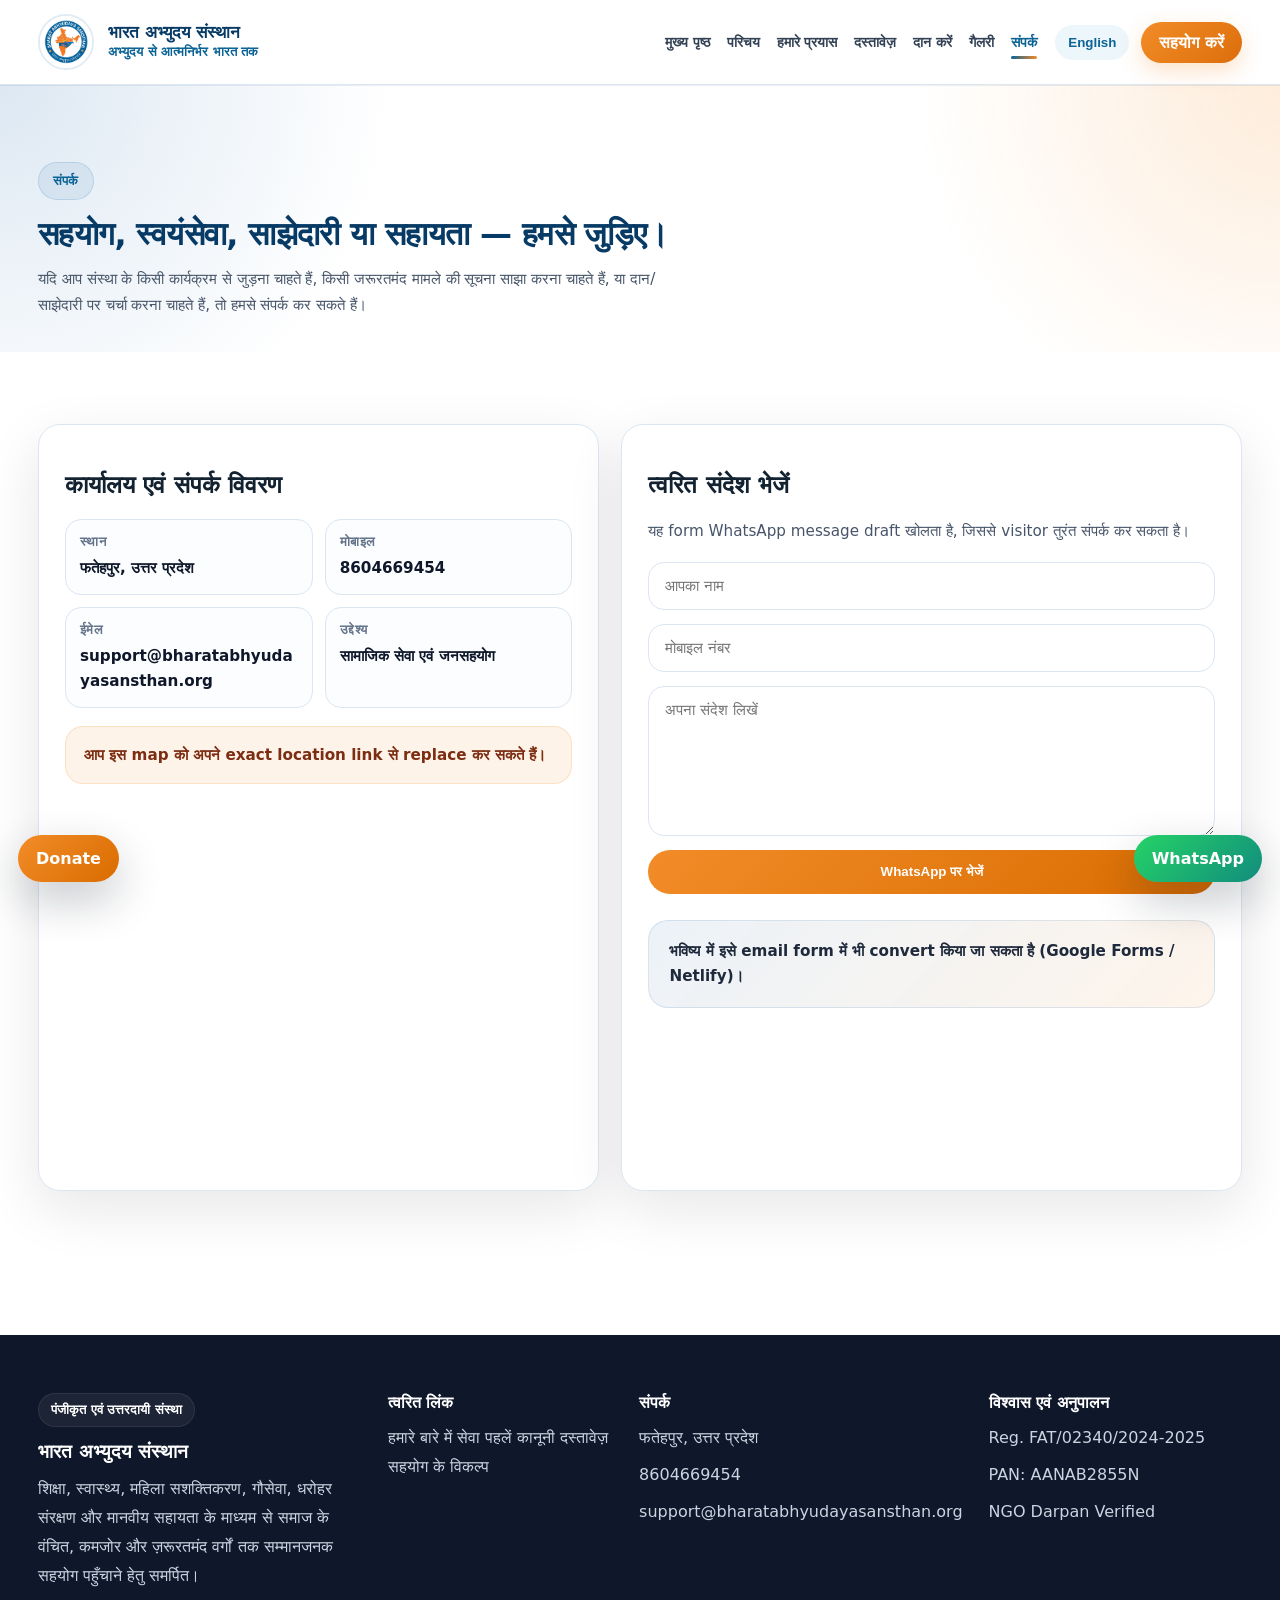
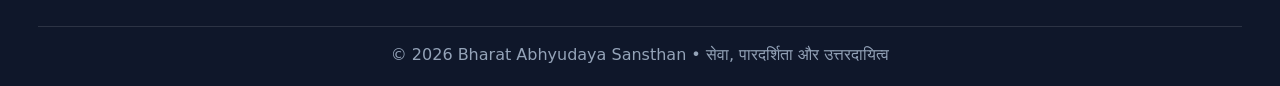
<file: contact.html>
<!doctype html>
<html lang="hi">
<head>
  <meta charset="UTF-8">
  <meta name="viewport" content="width=device-width, initial-scale=1">
  <title>Contact | Bharat Abhyudaya Sansthan</title>
  <meta name="description" content="Contact Bharat Abhyudaya Sansthan for support, volunteering, donations, partnerships or programme coordination.">
  <link rel="stylesheet" href="assets/css/style.css">

  <style>
  /* SAME FONT SCALE */
  .hero h1{
    font-size: clamp(1.55rem, 2.5vw, 2.15rem) !important;
    line-height: 1.16;
    max-width: 680px;
    margin-bottom: 14px;
  }

  .hero p{
    max-width: 640px;
    font-size: .95rem;
    line-height: 1.68;
  }

  .hero{
    overflow: hidden;
  }

  .hero .wrap{
    position: relative;
    z-index: 2;
  }

  .section-title{
    font-size: clamp(1.6rem, 2.4vw, 2.1rem) !important;
    letter-spacing: -.02em;
  }

  .section-sub{
    font-size: .95rem !important;
    line-height: 1.65 !important;
  }

  .kv span{
    font-size: .95rem;
  }

  .notice{
    font-size: .95rem;
    line-height: 1.6;
  }

  .form-grid input,
  .form-grid textarea{
    font-size: .95rem;
  }

  .impact-band{
    font-size: .95rem;
    line-height: 1.65;
  }

  iframe{
    width:100%;
    height:260px;
    border:0;
    border-radius:14px;
    margin-top:16px;
  }

  @media (max-width: 900px){
    .hero h1{
      font-size: clamp(1.45rem, 7vw, 1.95rem) !important;
    }

    .hero p,
    .section-sub,
    .notice,
    .impact-band,
    .form-grid input,
    .form-grid textarea{
      font-size:.92rem !important;
    }
  }
  </style>
</head>

<body>
  <div id="header"></div>
  <div class="topbar-space"></div>

  <section class="hero">
    <div class="wrap">
      <span class="kicker" data-hi="संपर्क" data-en="Contact"></span>
      <h1 data-hi="सहयोग, स्वयंसेवा, साझेदारी या सहायता — हमसे जुड़िए।" data-en="For support, volunteering, partnership or assistance — get in touch."></h1>
      <p data-hi="यदि आप संस्था के किसी कार्यक्रम से जुड़ना चाहते हैं, किसी जरूरतमंद मामले की सूचना साझा करना चाहते हैं, या दान/साझेदारी पर चर्चा करना चाहते हैं, तो हमसे संपर्क कर सकते हैं।" data-en="Whether you want to engage with a programme, share a verified case in need, or discuss donations and partnerships, you can reach out to us here."></p>
    </div>
  </section>

  <section class="section">
    <div class="wrap contact-grid">

      <!-- LEFT SIDE -->
      <div class="card contact-card">
        <h2 data-hi="कार्यालय एवं संपर्क विवरण" data-en="Office & Contact Details"></h2>

        <div class="kv-grid">
          <div class="kv"><b data-hi="स्थान" data-en="Location"></b><span data-hi="फतेहपुर, उत्तर प्रदेश" data-en="Fatehpur, Uttar Pradesh"></span></div>
          <div class="kv"><b data-hi="मोबाइल" data-en="Phone"></b><span>8604669454</span></div>
          <div class="kv"><b data-hi="ईमेल" data-en="Email"></b><span>support@bharatabhyudayasansthan.org</span></div>
          <div class="kv"><b data-hi="उद्देश्य" data-en="Purpose"></b><span data-hi="सामाजिक सेवा एवं जनसहयोग" data-en="Social service & community support"></span></div>
        </div>

        <div class="notice" style="margin-top:18px"
             data-hi="आप इस map को अपने exact location link से replace कर सकते हैं।"
             data-en="You can replace this map with your exact pinned location.">
        </div>

        <iframe src="https://www.google.com/maps?q=Fatehpur%20Uttar%20Pradesh&output=embed"></iframe>
      </div>

      <!-- RIGHT SIDE -->
      <div class="card">
        <h2 data-hi="त्वरित संदेश भेजें" data-en="Send a quick message"></h2>

        <p class="section-sub"
           data-hi="यह form WhatsApp message draft खोलता है, जिससे visitor तुरंत संपर्क कर सकता है।"
           data-en="This form opens a WhatsApp message draft for instant communication.">
        </p>

        <form id="contactForm" class="form-grid" style="margin-top:18px">
          <input id="nameField" class="input" required placeholder="आपका नाम">
          <input id="phoneField" class="input" required placeholder="मोबाइल नंबर">
          <textarea id="messageField" required placeholder="अपना संदेश लिखें"></textarea>

          <button class="btn btn-primary" type="submit"
            data-hi="WhatsApp पर भेजें"
            data-en="Send via WhatsApp"></button>
        </form>

        <div class="impact-band"
             data-hi="भविष्य में इसे email form में भी convert किया जा सकता है (Google Forms / Netlify)।"
             data-en="This can later be converted into an email-based form (Google Forms / Netlify).">
        </div>
      </div>

    </div>
  </section>

  <a class="whatsapp-float" href="https://wa.me/918604669454" target="_blank">WhatsApp</a>
  <a class="donate-float" href="donate.html">Donate</a>

  <div id="footer"></div>
  <script src="assets/js/main.js"></script>

  <!-- WhatsApp Form Script -->
  <script>
  document.getElementById("contactForm").addEventListener("submit", function(e){
    e.preventDefault();

    let name = document.getElementById("nameField").value;
    let phone = document.getElementById("phoneField").value;
    let msg = document.getElementById("messageField").value;

    let text = `Name: ${name}\nPhone: ${phone}\nMessage: ${msg}`;

    let url = "https://wa.me/918604669454?text=" + encodeURIComponent(text);

    window.open(url, "_blank");
  });
  </script>

</body>
</html>
</file>
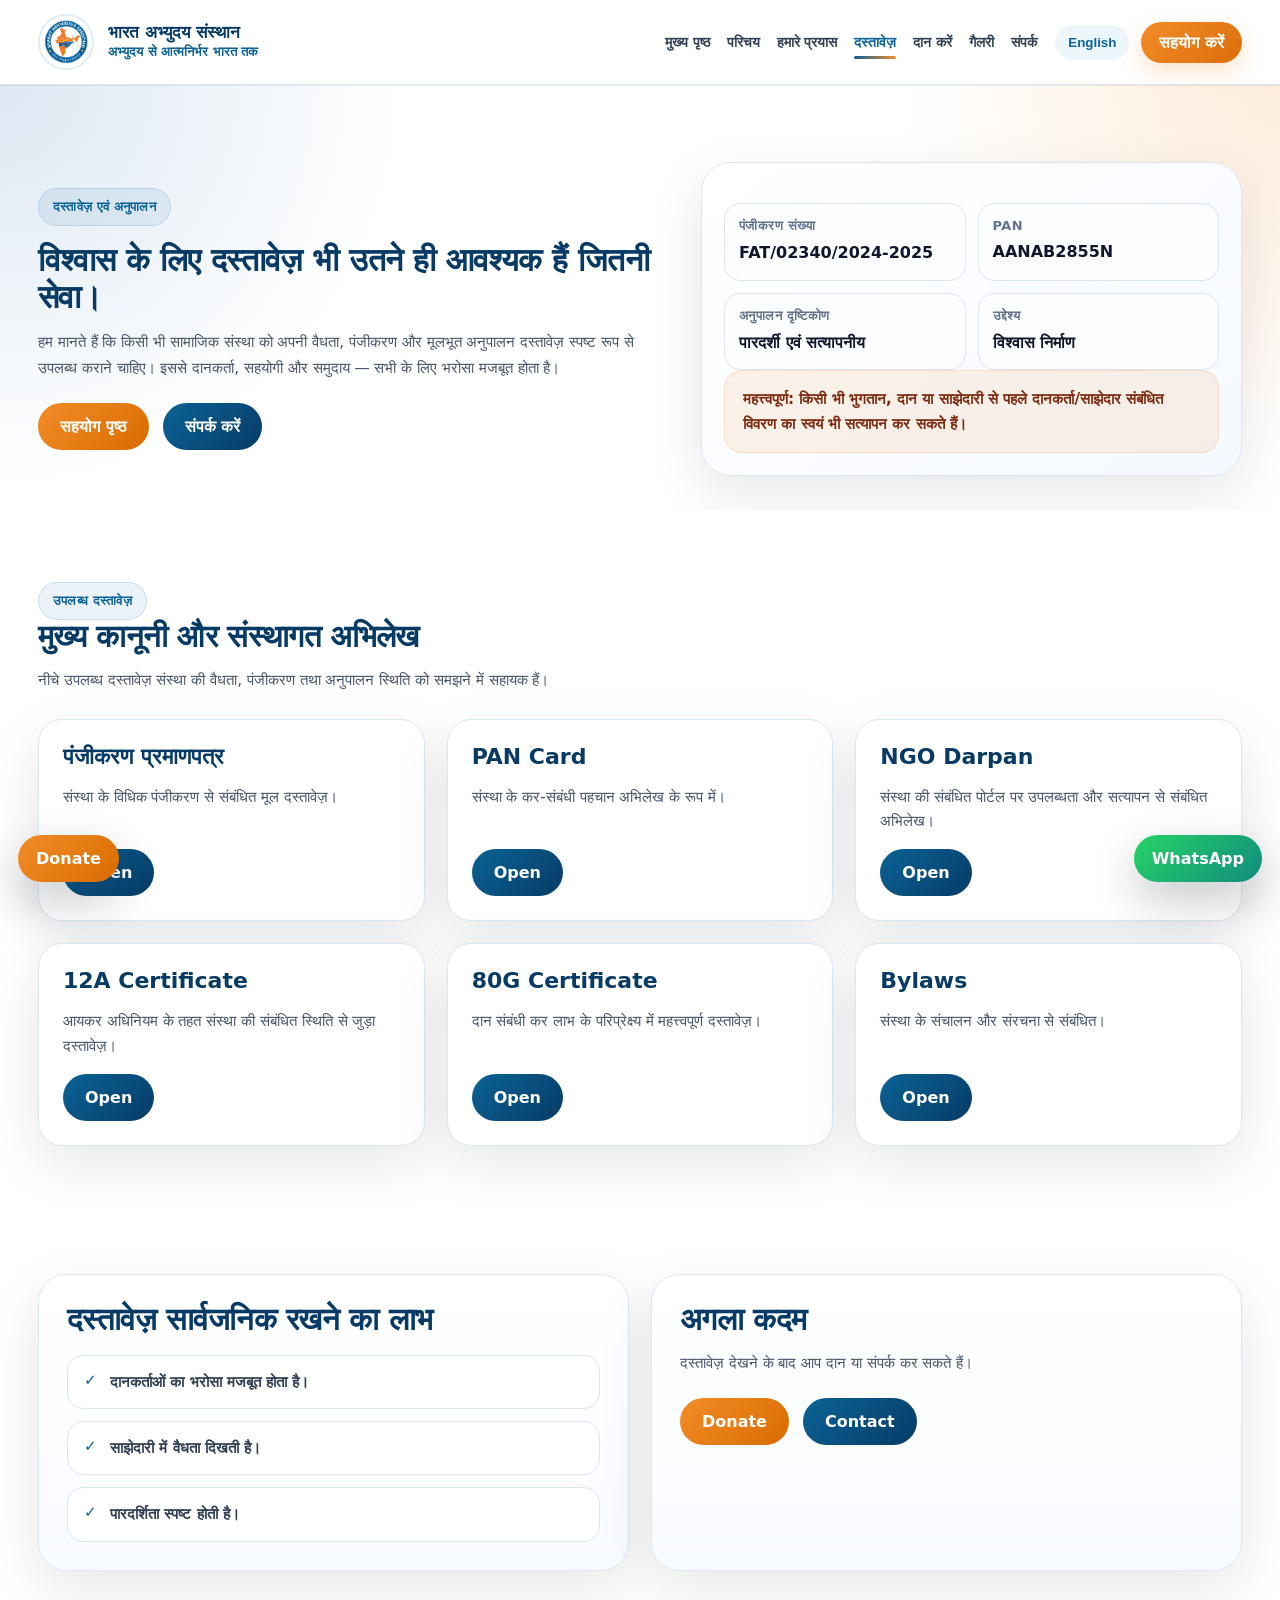
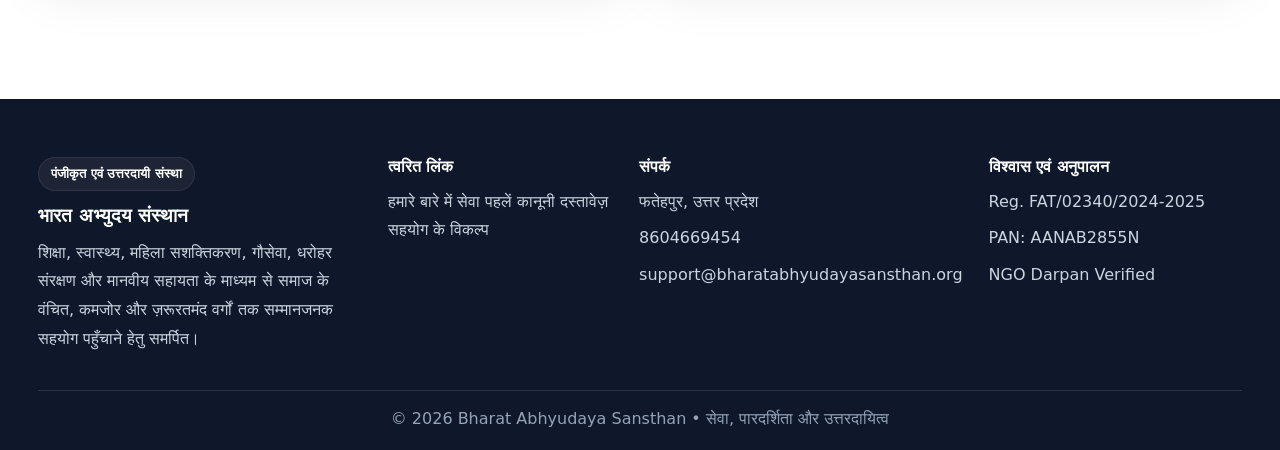
<file: documents.html>
<!doctype html>
<html lang="hi">
<head>
  <meta charset="UTF-8">
  <meta name="viewport" content="width=device-width, initial-scale=1">
  <title>Documents | Bharat Abhyudaya Sansthan</title>
  <meta name="description" content="View the registration, PAN, NGO Darpan and compliance documents of Bharat Abhyudaya Sansthan.">
  <link rel="stylesheet" href="assets/css/style.css">

  <style>
  /* SAME FONT SCALE */
  .hero h1{
    font-size: clamp(1.55rem, 2.5vw, 2.15rem) !important;
    line-height: 1.16;
    max-width: 680px;
    margin-bottom: 14px;
  }

  .hero p{
    max-width: 640px;
    font-size: .95rem;
    line-height: 1.68;
  }

  .hero{
    overflow: hidden;
  }

  .hero .wrap{
    position: relative;
    z-index: 2;
  }

  .section-title{
    font-size: clamp(1.6rem, 2.4vw, 2.1rem) !important;
    letter-spacing: -.02em;
  }

  .section-sub{
    font-size: .95rem !important;
    line-height: 1.65 !important;
  }

  .doc-card p{
    font-size: .95rem;
    line-height: 1.6;
  }

  .check-list li{
    font-size: .95rem;
    line-height: 1.6;
  }

  .notice{
    font-size: .95rem;
    line-height: 1.6;
  }

  @media (max-width: 900px){
    .hero h1{
      font-size: clamp(1.45rem, 7vw, 1.95rem) !important;
    }

    .hero p,
    .doc-card p,
    .check-list li{
      font-size: .92rem;
    }
  }
  </style>
</head>
<body>
  <div id="header"></div>
  <div class="topbar-space"></div>

  <section class="hero">
    <div class="wrap hero-grid">
      <div>
        <span class="kicker" data-hi="दस्तावेज़ एवं अनुपालन" data-en="Documents & Compliance"></span>
        <h1 data-hi="विश्वास के लिए दस्तावेज़ भी उतने ही आवश्यक हैं जितनी सेवा।" data-en="Documents are as essential to trust as service itself."></h1>
        <p data-hi="हम मानते हैं कि किसी भी सामाजिक संस्था को अपनी वैधता, पंजीकरण और मूलभूत अनुपालन दस्तावेज़ स्पष्ट रूप से उपलब्ध कराने चाहिए। इससे दानकर्ता, सहयोगी और समुदाय — सभी के लिए भरोसा मजबूत होता है।" data-en="We believe every social organisation should make its legitimacy, registration and core compliance records clearly accessible. This strengthens trust for donors, collaborators and the community alike."></p>

        <div class="btn-row">
          <a href="donate.html" class="btn btn-primary" data-hi="सहयोग पृष्ठ" data-en="Go to Donate"></a>
          <a href="contact.html" class="btn btn-secondary" data-hi="संपर्क करें" data-en="Contact Us"></a>
        </div>
      </div>

      <div class="hero-panel">
        <div class="kv-grid">
          <div class="kv"><b data-hi="पंजीकरण संख्या" data-en="Registration No."></b><span>FAT/02340/2024-2025</span></div>
          <div class="kv"><b>PAN</b><span>AANAB2855N</span></div>
          <div class="kv"><b data-hi="अनुपालन दृष्टिकोण" data-en="Compliance approach"></b><span data-hi="पारदर्शी एवं सत्यापनीय" data-en="Transparent and verifiable"></span></div>
          <div class="kv"><b data-hi="उद्देश्य" data-en="Purpose"></b><span data-hi="विश्वास निर्माण" data-en="Building trust"></span></div>
        </div>

        <div class="notice" data-hi="महत्त्वपूर्ण: किसी भी भुगतान, दान या साझेदारी से पहले दानकर्ता/साझेदार संबंधित विवरण का स्वयं भी सत्यापन कर सकते हैं।" data-en="Important: Before any payment, donation or partnership, donors and partners may independently verify the relevant records."></div>
      </div>
    </div>
  </section>

  <section class="section">
    <div class="wrap">
      <span class="kicker" data-hi="उपलब्ध दस्तावेज़" data-en="Available documents"></span>
      <h2 class="section-title" data-hi="मुख्य कानूनी और संस्थागत अभिलेख" data-en="Core legal and institutional records"></h2>
      <p class="section-sub" data-hi="नीचे उपलब्ध दस्तावेज़ संस्था की वैधता, पंजीकरण तथा अनुपालन स्थिति को समझने में सहायक हैं।" data-en="The documents below help explain the organisation’s legitimacy, registration and compliance status."></p>

      <div class="doc-grid" style="margin-top:26px">
        <article class="doc-card">
          <h3 data-hi="पंजीकरण प्रमाणपत्र" data-en="Registration Certificate"></h3>
          <p data-hi="संस्था के विधिक पंजीकरण से संबंधित मूल दस्तावेज़।" data-en="Primary document confirming the legal registration of the organisation."></p>
          <div class="doc-actions"><a class="btn btn-secondary" href="assets/docs/registration-certificate.pdf" target="_blank">Open</a></div>
        </article>

        <article class="doc-card">
          <h3>PAN Card</h3>
          <p data-hi="संस्था के कर-संबंधी पहचान अभिलेख के रूप में।" data-en="Tax identity document of the organisation."></p>
          <div class="doc-actions"><a class="btn btn-secondary" href="assets/docs/pan-card.pdf" target="_blank">Open</a></div>
        </article>

        <article class="doc-card">
          <h3>NGO Darpan</h3>
          <p data-hi="संस्था की संबंधित पोर्टल पर उपलब्धता और सत्यापन से संबंधित अभिलेख।" data-en="Record associated with the organisation’s presence and verification."></p>
          <div class="doc-actions"><a class="btn btn-secondary" href="assets/docs/ngo-darpan-certificate.pdf" target="_blank">Open</a></div>
        </article>

        <article class="doc-card">
          <h3>12A Certificate</h3>
          <p data-hi="आयकर अधिनियम के तहत संस्था की संबंधित स्थिति से जुड़ा दस्तावेज़।" data-en="Income Tax related compliance document."></p>
          <div class="doc-actions"><a class="btn btn-secondary" href="assets/docs/12a-certificate.pdf" target="_blank">Open</a></div>
        </article>

        <article class="doc-card">
          <h3>80G Certificate</h3>
          <p data-hi="दान संबंधी कर लाभ के परिप्रेक्ष्य में महत्त्वपूर्ण दस्तावेज़।" data-en="Important document for donation-related tax benefits."></p>
          <div class="doc-actions"><a class="btn btn-secondary" href="assets/docs/80g-certificate.pdf" target="_blank">Open</a></div>
        </article>

        <article class="doc-card">
          <h3>Bylaws</h3>
          <p data-hi="संस्था के संचालन और संरचना से संबंधित।" data-en="Organisation structure and governance document."></p>
          <div class="doc-actions"><a class="btn btn-secondary" href="assets/docs/bylaws.pdf" target="_blank">Open</a></div>
        </article>
      </div>
    </div>
  </section>

  <section class="section tight">
    <div class="wrap grid-2">
      <div class="highlight">
        <h2 class="section-title" data-hi="दस्तावेज़ सार्वजनिक रखने का लाभ" data-en="Why public documentation matters"></h2>
        <ul class="check-list">
          <li data-hi="दानकर्ताओं का भरोसा मजबूत होता है।" data-en="Strengthens donor confidence"></li>
          <li data-hi="साझेदारी में वैधता दिखती है।" data-en="Shows legitimacy in partnerships"></li>
          <li data-hi="पारदर्शिता स्पष्ट होती है।" data-en="Reflects transparency"></li>
        </ul>
      </div>

      <div class="highlight">
        <h2 class="section-title" data-hi="अगला कदम" data-en="Next step"></h2>
        <p class="section-sub" data-hi="दस्तावेज़ देखने के बाद आप दान या संपर्क कर सकते हैं।" data-en="After reviewing documents, you may proceed to donate or contact."></p>

        <div class="btn-row">
          <a href="donate.html" class="btn btn-primary">Donate</a>
          <a href="contact.html" class="btn btn-secondary">Contact</a>
        </div>
      </div>
    </div>
  </section>

  <a class="whatsapp-float" href="https://wa.me/918604669454" target="_blank">WhatsApp</a>
  <a class="donate-float" href="donate.html">Donate</a>

  <div id="footer"></div>
  <script src="assets/js/main.js"></script>
</body>
</html>
</file>
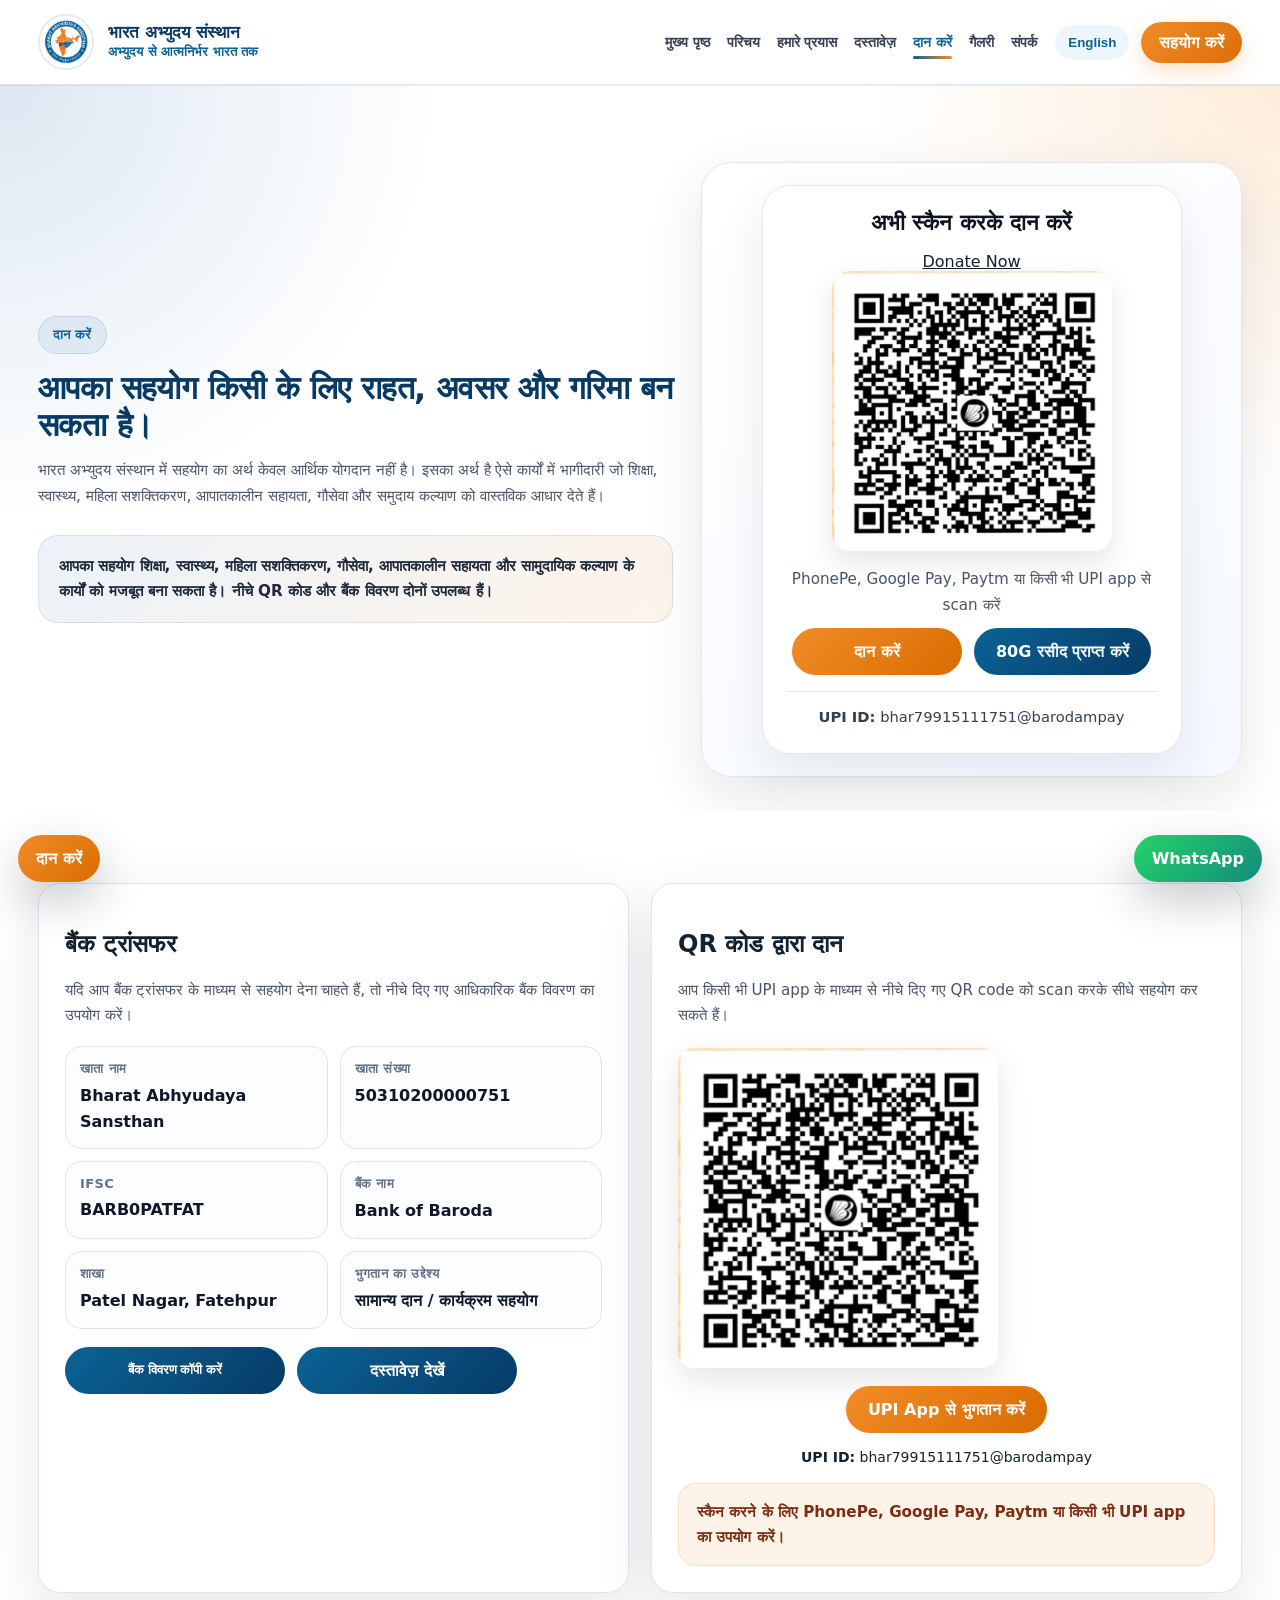
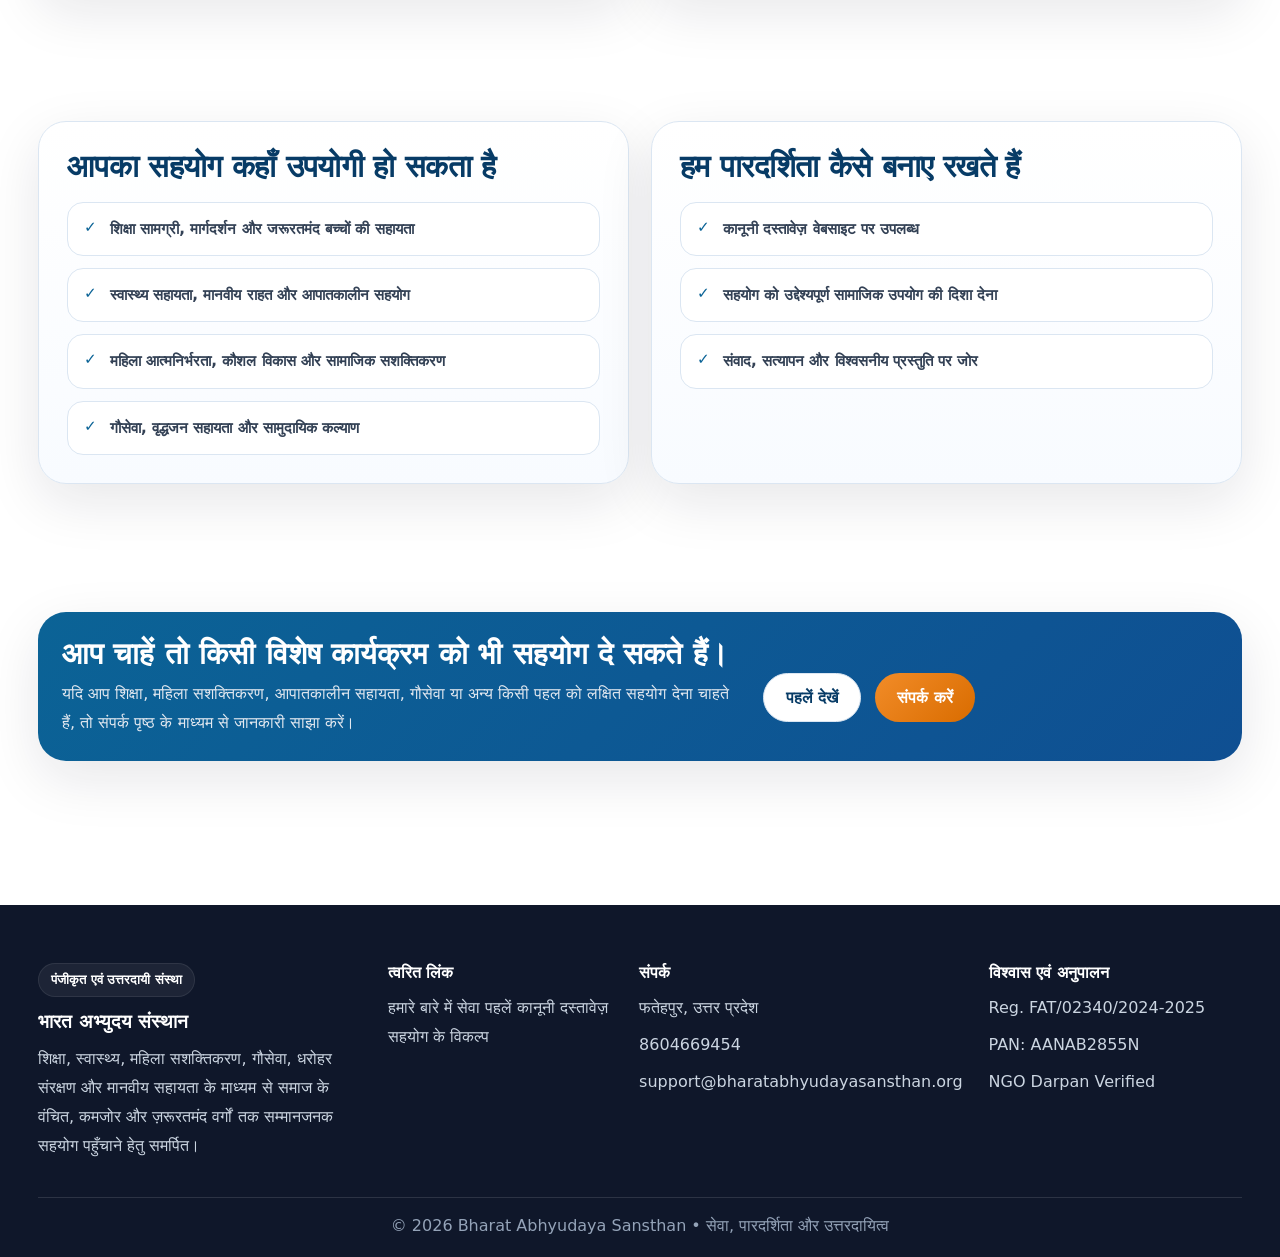
<file: donate.html>
<!doctype html>
<html lang="hi">
<head>
  <meta charset="UTF-8">
  <meta name="viewport" content="width=device-width, initial-scale=1">
  <title>Donate | Bharat Abhyudaya Sansthan</title>
  <meta name="description" content="Support Bharat Abhyudaya Sansthan through transparent giving for education, healthcare, women empowerment and humanitarian service.">
  <link rel="stylesheet" href="assets/css/style.css">
  <style>
  /* SAME FONT SCALE AS OTHER PAGES */
  .hero h1{
    font-size: clamp(1.55rem, 2.5vw, 2.15rem) !important;
    line-height: 1.16;
    max-width: 680px;
    margin-bottom: 14px;
  }

  .hero p{
    max-width: 640px;
    font-size: .95rem;
    line-height: 1.68;
  }

  .hero{
    overflow: hidden;
  }

  .hero .wrap{
    position: relative;
    z-index: 2;
  }

  .impact-band{
    font-size: .95rem;
    line-height: 1.65;
  }

  .section-title{
    font-size: clamp(1.6rem, 2.4vw, 2.1rem) !important;
    letter-spacing: -.02em;
  }

  .section-sub{
    font-size: .95rem !important;
    line-height: 1.65 !important;
  }

  .check-list li,
  .value-list li{
    font-size: .95rem;
    line-height: 1.6;
  }

  .donate-hero-panel{
    display:flex;
    align-items:center;
    justify-content:center;
  }

  .qr-hero-box{
    width:100%;
    max-width:420px;
    background:#fff;
    border:1px solid #e2e8f0;
    border-radius:28px;
    box-shadow:0 18px 48px rgba(2,6,23,.08);
    padding:24px;
    text-align:center;
  }

  .qr-hero-box h3{
    margin:0 0 16px;
    font-size:1.35rem;
    line-height:1.22;
    color:#0b1220;
  }

  .hero-qr-img{
    width:100%;
    max-width:280px;
    border-radius:18px;
    display:block;
    margin:0 auto 16px;
    box-shadow:0 12px 28px rgba(2,6,23,.10);
    transition:transform .2s ease;
  }

  .hero-qr-img:hover{
    transform:scale(1.02);
  }

  .hero-qr-text{
    margin:0 auto 14px;
    max-width:300px;
    font-size:.95rem;
    line-height:1.6;
    color:#475569;
  }

  .hero-qr-btns{
    justify-content:center;
    gap:12px;
    margin-top:10px;
  }

  .hero-qr-btns .btn{
    min-width:170px;
  }

  .mini-bank-line{
    margin-top:16px;
    padding-top:14px;
    border-top:1px solid #e2e8f0;
    font-size:.92rem;
    line-height:1.55;
    color:#334155;
    word-break:break-all;
  }

  .bank-copy-row{
    margin-top:18px;
    display:flex;
    justify-content:flex-start;
    gap:12px;
    flex-wrap:wrap;
  }

  .bank-copy-row .btn{
    min-width:220px;
  }

  .notice{
    font-size:.95rem;
    line-height:1.6;
  }

  @media (max-width:768px){
    .hero h1{
      font-size: clamp(1.45rem, 7vw, 1.95rem) !important;
    }

    .hero p,
    .impact-band,
    .section-sub,
    .check-list li,
    .value-list li,
    .hero-qr-text,
    .notice{
      font-size:.92rem !important;
    }

    .qr-hero-box{
      max-width:100%;
      border-radius:22px;
      padding:20px;
    }

    .hero-qr-img{
      max-width:240px;
    }

    .hero-qr-btns .btn{
      min-width:unset;
      width:100%;
    }

    .bank-copy-row{
      justify-content:center;
    }

    .bank-copy-row .btn{
      width:100%;
      min-width:unset;
    }
  }
</style>
</head>
<body>
  <div id="header"></div>
  <div class="topbar-space"></div>

  <section class="hero">
    <div class="wrap hero-grid">
      <div>
        <span class="kicker" data-hi="दान करें" data-en="Support the Mission"></span>
        <h1 data-hi="आपका सहयोग किसी के लिए राहत, अवसर और गरिमा बन सकता है।" data-en="Your support can become relief, opportunity and dignity for someone in need."></h1>
        <p data-hi="भारत अभ्युदय संस्थान में सहयोग का अर्थ केवल आर्थिक योगदान नहीं है। इसका अर्थ है ऐसे कार्यों में भागीदारी जो शिक्षा, स्वास्थ्य, महिला सशक्तिकरण, आपातकालीन सहायता, गौसेवा और समुदाय कल्याण को वास्तविक आधार देते हैं।" data-en="At Bharat Abhyudaya Sansthan, giving is more than a financial act. It is participation in efforts that strengthen education, healthcare, women empowerment, emergency support, cow care and community welfare in practical ways."></p>
        <div class="impact-band" data-hi="आपका सहयोग शिक्षा, स्वास्थ्य, महिला सशक्तिकरण, गौसेवा, आपातकालीन सहायता और सामुदायिक कल्याण के कार्यों को मजबूत बना सकता है। नीचे QR कोड और बैंक विवरण दोनों उपलब्ध हैं।" data-en="Your support can strengthen our work in education, healthcare, women empowerment, cow care, emergency assistance and community welfare. Both QR and bank transfer options are available below."></div>
      </div>

      <div class="hero-panel donate-hero-panel">
        <div class="qr-hero-box">
          <h3 data-hi="अभी स्कैन करके दान करें" data-en="Scan and Donate Instantly"></h3>

          <a href="upi://pay?pa=bhar79915111751@barodampay&pn=Bharat%20Abhyudaya%20Sansthan&cu=INR&tn=Donation%20for%20Education" target="_blank">
Donate Now
            <img src="assets/donation-qr.jpg" alt="Donation QR Code" class="hero-qr-img">
          </a>

          <p class="hero-qr-text"
             data-hi="PhonePe, Google Pay, Paytm या किसी भी UPI app से scan करें"
             data-en="Scan with PhonePe, Google Pay, Paytm or any UPI app">
          </p>

          <div class="btn-row hero-qr-btns">
            <a href="https://razorpay.me/@basindia" target="_blank" rel="noopener" 
   data-hi="दान करें" 
   data-en="Donate Now" 
   class="btn btn-primary">
   दान करें
</a>

            <a href="receipt.html" class="btn btn-secondary"
               data-hi="80G रसीद प्राप्त करें"
               data-en="Request 80G Receipt"></a>
          </div>

          <div class="mini-bank-line">
            <strong>UPI ID:</strong> bhar79915111751@barodampay
          </div>
        </div>
      </div>
    </div>
  </section>

  <section class="section">
    <div class="wrap info-grid">
      <div class="card">
        <h2 data-hi="बैंक ट्रांसफर" data-en="Bank Transfer"></h2>
        <p class="section-sub" data-hi="यदि आप बैंक ट्रांसफर के माध्यम से सहयोग देना चाहते हैं, तो नीचे दिए गए आधिकारिक बैंक विवरण का उपयोग करें।" data-en="If you wish to support through bank transfer, please use the official bank details below."></p>

        <div class="kv-grid">
          <div class="kv"><b data-hi="खाता नाम" data-en="Account Name"></b><span>Bharat Abhyudaya Sansthan</span></div>
          <div class="kv"><b data-hi="खाता संख्या" data-en="Account Number"></b><span>50310200000751</span></div>
          <div class="kv"><b>IFSC</b><span>BARB0PATFAT</span></div>
          <div class="kv"><b data-hi="बैंक नाम" data-en="Bank Name"></b><span>Bank of Baroda</span></div>
          <div class="kv"><b data-hi="शाखा" data-en="Branch"></b><span>Patel Nagar, Fatehpur</span></div>
          <div class="kv"><b data-hi="भुगतान का उद्देश्य" data-en="Purpose"></b><span data-hi="सामान्य दान / कार्यक्रम सहयोग" data-en="General donation / programme support"></span></div>
        </div>

        <div id="bankCopyText" class="hidden">Bharat Abhyudaya Sansthan | 50310200000751 | BARB0PATFAT | Bank of Baroda | Patel Nagar, Fatehpur</div>

        <div class="bank-copy-row">
          <button class="btn btn-secondary" type="button" id="copyBankBtn" data-hi="बैंक विवरण कॉपी करें" data-en="Copy Bank Details"></button>
          <a href="documents.html" class="btn btn-secondary" data-hi="दस्तावेज़ देखें" data-en="View Documents"></a>
        </div>
      </div>

      <div class="card">
        <h2 data-hi="QR कोड द्वारा दान" data-en="Donate via QR Code"></h2>

        <p class="section-sub"
           data-hi="आप किसी भी UPI app के माध्यम से नीचे दिए गए QR code को scan करके सीधे सहयोग कर सकते हैं।"
           data-en="You can support instantly by scanning the QR code below using any UPI app.">
        </p>

        <div style="text-align:center; margin-top:20px;">
          <a href="upi://pay?pa=bhar79915111751@barodampay&pn=Bharat%20Abhyudaya%20Sansthan">
            <img src="assets/donation-qr.jpg"
                 alt="Donation QR Code"
                 style="max-width:320px; width:100%; border-radius:16px; box-shadow:0 12px 32px rgba(2,6,23,.10);">
          </a>
        </div>

        <div class="btn-row" style="justify-content:center; margin-top:18px;">
          <a href="upi://pay?pa=bhar79915111751@barodampay&pn=Bharat%20Abhyudaya%20Sansthan"
             class="btn btn-primary"
             data-hi="UPI App से भुगतान करें"
             data-en="Pay via UPI App">
          </a>
        </div>

        <div style="margin-top:16px; text-align:center; font-size:14px;">
          <strong>UPI ID:</strong> bhar79915111751@barodampay
        </div>

        <div class="notice" style="margin-top:18px"
             data-hi="स्कैन करने के लिए PhonePe, Google Pay, Paytm या किसी भी UPI app का उपयोग करें।"
             data-en="Use PhonePe, Google Pay, Paytm or any UPI-enabled app.">
        </div>
      </div>
    </div>
  </section>

  <section class="section tight">
    <div class="wrap grid-2">
      <div class="highlight">
        <h2 class="section-title" data-hi="आपका सहयोग कहाँ उपयोगी हो सकता है" data-en="Where your support can help"></h2>
        <ul class="check-list">
          <li data-hi="शिक्षा सामग्री, मार्गदर्शन और जरूरतमंद बच्चों की सहायता" data-en="Learning materials, mentoring and support for children in need"></li>
          <li data-hi="स्वास्थ्य सहायता, मानवीय राहत और आपातकालीन सहयोग" data-en="Healthcare support, humanitarian relief and emergency assistance"></li>
          <li data-hi="महिला आत्मनिर्भरता, कौशल विकास और सामाजिक सशक्तिकरण" data-en="Women self-reliance, skill development and social empowerment"></li>
          <li data-hi="गौसेवा, वृद्धजन सहायता और सामुदायिक कल्याण" data-en="Cow care, elder support and community welfare"></li>
        </ul>
      </div>

      <div class="highlight">
        <h2 class="section-title" data-hi="हम पारदर्शिता कैसे बनाए रखते हैं" data-en="How we maintain transparency"></h2>
        <ul class="value-list">
          <li data-hi="कानूनी दस्तावेज़ वेबसाइट पर उपलब्ध" data-en="Core legal documents made available on the website"></li>
          <li data-hi="सहयोग को उद्देश्यपूर्ण सामाजिक उपयोग की दिशा देना" data-en="Using support in a purpose-driven social context"></li>
          <li data-hi="संवाद, सत्यापन और विश्वसनीय प्रस्तुति पर जोर" data-en="Emphasis on communication, verification and credible presentation"></li>
        </ul>
      </div>
    </div>
  </section>

  <section class="section">
    <div class="wrap">
      <div class="cta-strip">
        <div>
          <h3 data-hi="आप चाहें तो किसी विशेष कार्यक्रम को भी सहयोग दे सकते हैं।" data-en="You may also choose to support a specific initiative."></h3>
          <p data-hi="यदि आप शिक्षा, महिला सशक्तिकरण, आपातकालीन सहायता, गौसेवा या अन्य किसी पहल को लक्षित सहयोग देना चाहते हैं, तो संपर्क पृष्ठ के माध्यम से जानकारी साझा करें।" data-en="If you would like to direct support toward education, women empowerment, emergency assistance, cow care or any other initiative, please reach out through the contact page."></p>
        </div>
        <div class="btn-row">
          <a href="initiatives.html" class="btn btn-light" data-hi="पहलें देखें" data-en="View initiatives"></a>
          <a href="contact.html" class="btn btn-primary" data-hi="संपर्क करें" data-en="Contact Us"></a>
        </div>
      </div>
    </div>
  </section>

  <a class="whatsapp-float" href="https://wa.me/918604669454" target="_blank">WhatsApp</a>
  <a class="donate-float" href="donate.html" data-hi="दान करें" data-en="Donate"></a>
  <div id="footer"></div>
  <script src="assets/js/main.js"></script>
</body>
</html>
</file>
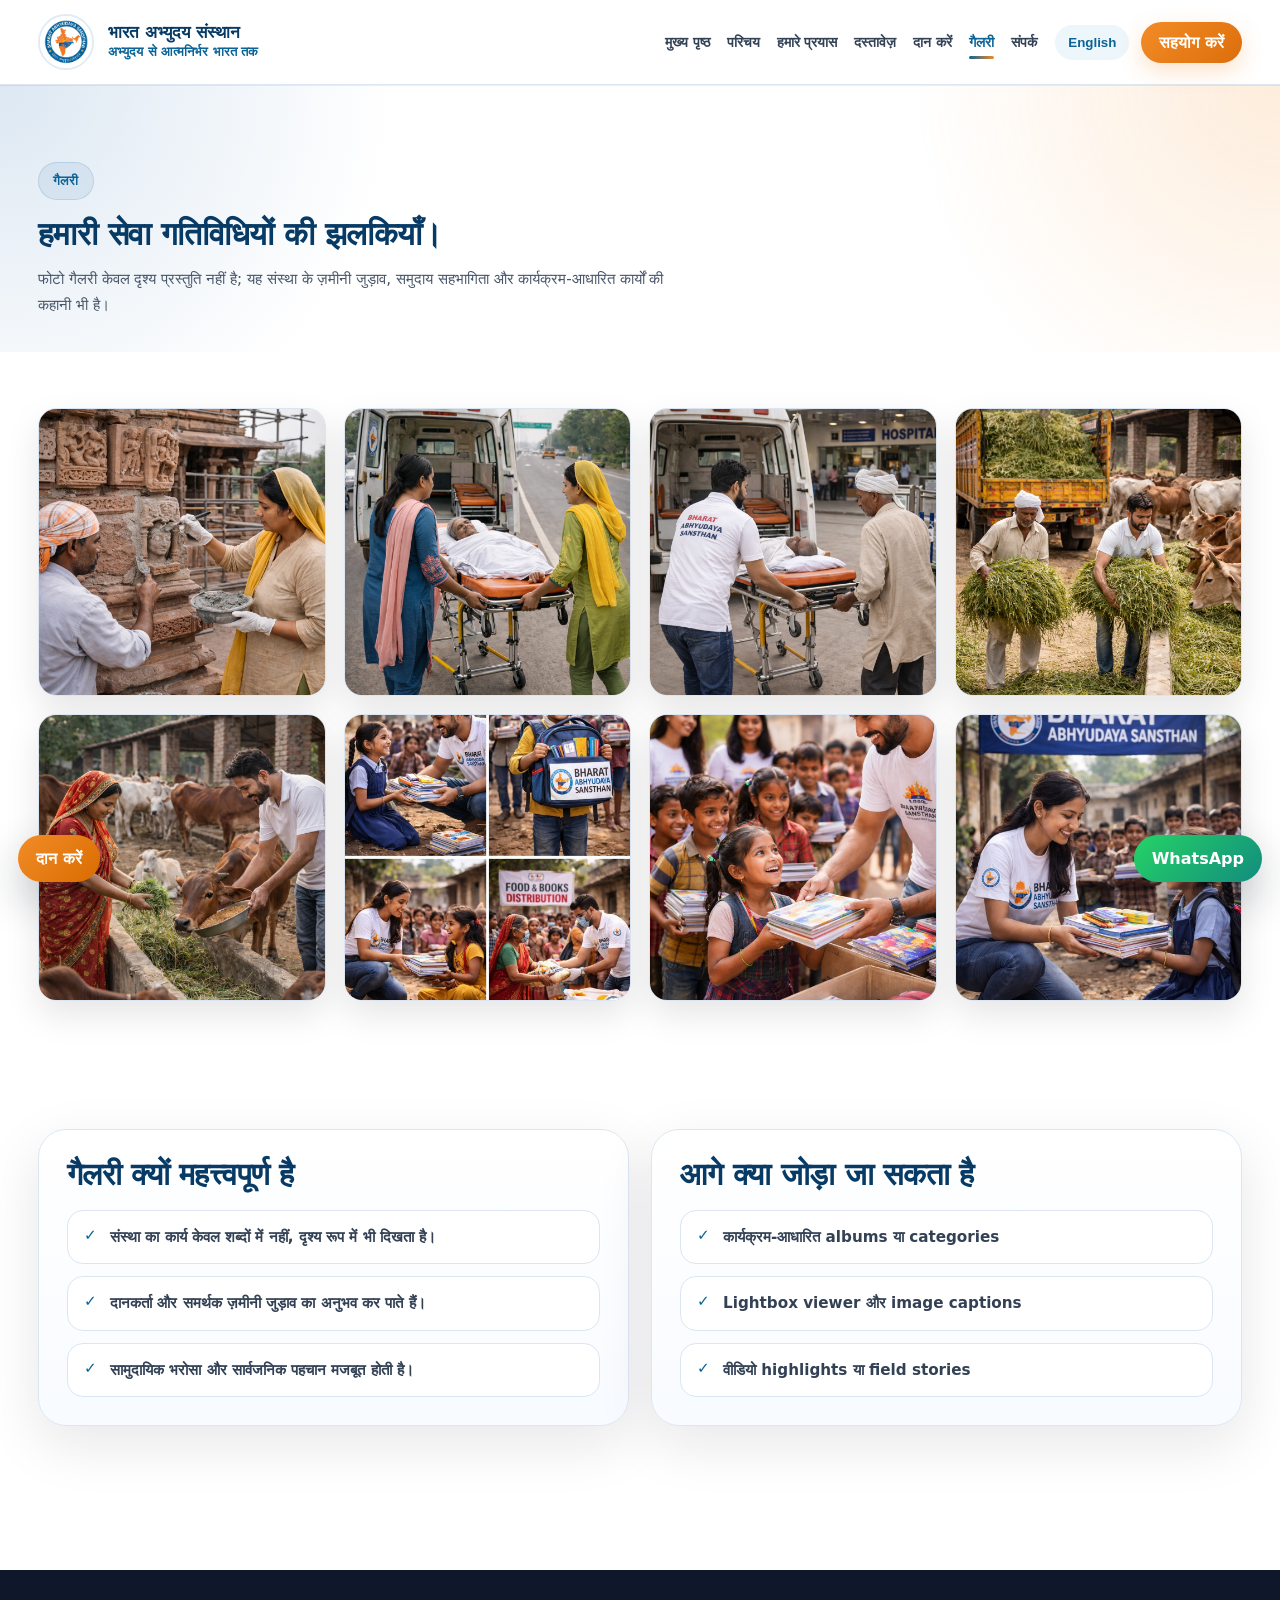
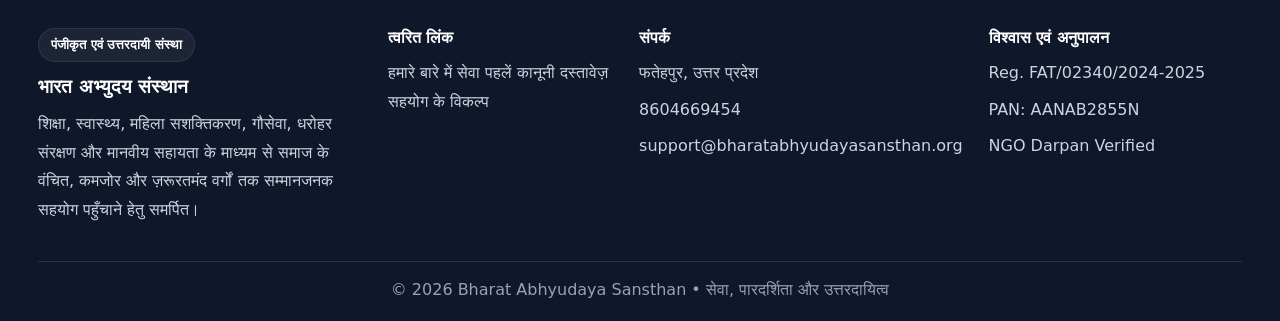
<file: gallery.html>
<!doctype html>
<html lang="hi">
<head>
  <meta charset="UTF-8">
  <meta name="viewport" content="width=device-width, initial-scale=1">
  <title>Gallery | Bharat Abhyudaya Sansthan</title>
  <meta name="description" content="Gallery of service activities, field work and community initiatives by Bharat Abhyudaya Sansthan.">
  <link rel="stylesheet" href="assets/css/style.css">

  <style>
  /* SAME FONT SCALE */
  .hero h1{
    font-size: clamp(1.55rem, 2.5vw, 2.15rem) !important;
    line-height: 1.16;
    max-width: 680px;
    margin-bottom: 14px;
  }

  .hero p{
    max-width: 640px;
    font-size: .95rem;
    line-height: 1.68;
  }

  .hero{
    overflow: hidden;
  }

  .hero .wrap{
    position: relative;
    z-index: 2;
  }

  .section-title{
    font-size: clamp(1.6rem, 2.4vw, 2.1rem) !important;
    letter-spacing: -.02em;
  }

  .check-list li,
  .value-list li{
    font-size: .95rem;
    line-height: 1.6;
  }

  .gallery-grid{
    display:grid;
    grid-template-columns: repeat(4, minmax(0, 1fr));
    gap:18px;
  }

  .gallery-grid img{
    width:100%;
    aspect-ratio: 1 / 1;
    object-fit: cover;
    display:block;
    border-radius:18px;
    box-shadow:0 14px 34px rgba(2,6,23,.10);
    transition:transform .2s ease, box-shadow .2s ease;
  }

  .gallery-grid img:hover{
    transform:translateY(-3px);
    box-shadow:0 18px 40px rgba(2,6,23,.14);
  }

  @media (max-width: 900px){
    .hero h1{
      font-size: clamp(1.45rem, 7vw, 1.95rem) !important;
    }

    .hero p,
    .check-list li,
    .value-list li{
      font-size:.92rem;
    }

    .gallery-grid{
      grid-template-columns: repeat(2, minmax(0, 1fr));
      gap:14px;
    }
  }

  @media (max-width: 520px){
    .gallery-grid{
      grid-template-columns: 1fr;
    }
  }
  </style>
</head>
<body>
  <div id="header"></div>
  <div class="topbar-space"></div>

  <section class="hero">
    <div class="wrap">
      <span class="kicker" data-hi="गैलरी" data-en="Gallery"></span>
      <h1 data-hi="हमारी सेवा गतिविधियों की झलकियाँ।" data-en="Snapshots of our service activities."></h1>
      <p data-hi="फोटो गैलरी केवल दृश्य प्रस्तुति नहीं है; यह संस्था के ज़मीनी जुड़ाव, समुदाय सहभागिता और कार्यक्रम-आधारित कार्यों की कहानी भी है।" data-en="The gallery is not just a visual section; it is also a story of field engagement, community participation and programme-based work."></p>
    </div>
  </section>

  <section class="section tight">
    <div class="wrap">
      <div class="gallery-grid">
        <img src="assets/gallery/1.jpg" alt="Gallery 1">
        <img src="assets/gallery/2.jpg" alt="Gallery 2">
        <img src="assets/gallery/3.jpg" alt="Gallery 3">
        <img src="assets/gallery/4.jpg" alt="Gallery 4">
        <img src="assets/gallery/5.jpg" alt="Gallery 5">
        <img src="assets/gallery/6.jpg" alt="Gallery 6">
        <img src="assets/gallery/7.jpg" alt="Gallery 7">
        <img src="assets/gallery/8.jpg" alt="Gallery 8">
      </div>
    </div>
  </section>

  <section class="section">
    <div class="wrap grid-2">
      <div class="highlight">
        <h2 class="section-title" data-hi="गैलरी क्यों महत्त्वपूर्ण है" data-en="Why the gallery matters"></h2>
        <ul class="check-list">
          <li data-hi="संस्था का कार्य केवल शब्दों में नहीं, दृश्य रूप में भी दिखता है।" data-en="The organisation’s work becomes visible not only through words, but through visuals."></li>
          <li data-hi="दानकर्ता और समर्थक ज़मीनी जुड़ाव का अनुभव कर पाते हैं।" data-en="Donors and supporters get a sense of ground-level engagement."></li>
          <li data-hi="सामुदायिक भरोसा और सार्वजनिक पहचान मजबूत होती है।" data-en="Community trust and public identity become stronger."></li>
        </ul>
      </div>

      <div class="highlight">
        <h2 class="section-title" data-hi="आगे क्या जोड़ा जा सकता है" data-en="What can be added later"></h2>
        <ul class="value-list">
          <li data-hi="कार्यक्रम-आधारित albums या categories" data-en="Programme-based albums or categories"></li>
          <li data-hi="Lightbox viewer और image captions" data-en="A lightbox viewer and image captions"></li>
          <li data-hi="वीडियो highlights या field stories" data-en="Video highlights or field stories"></li>
        </ul>
      </div>
    </div>
  </section>

  <a class="whatsapp-float" href="https://wa.me/918604669454" target="_blank">WhatsApp</a>
  <a class="donate-float" href="donate.html" data-hi="दान करें" data-en="Donate"></a>
  <div id="footer"></div>
  <script src="assets/js/main.js"></script>
</body>
</html>
</file>
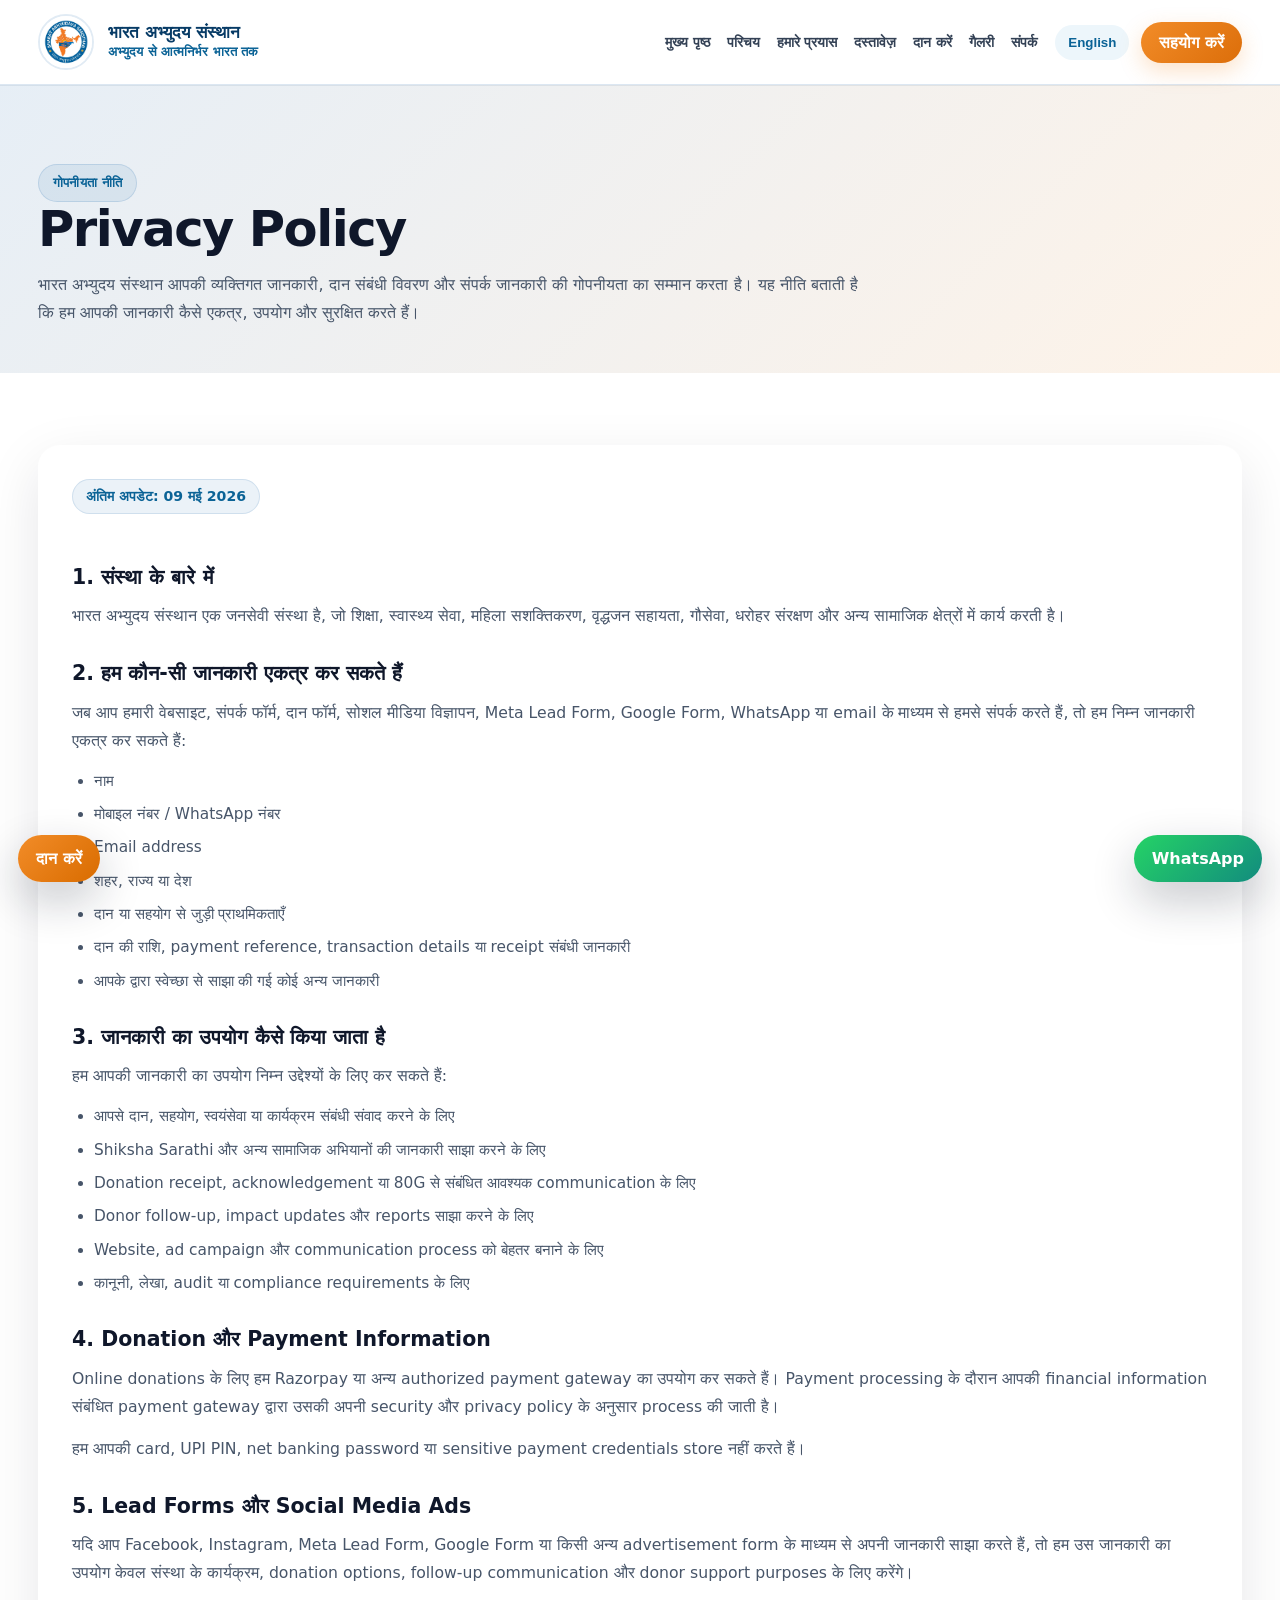
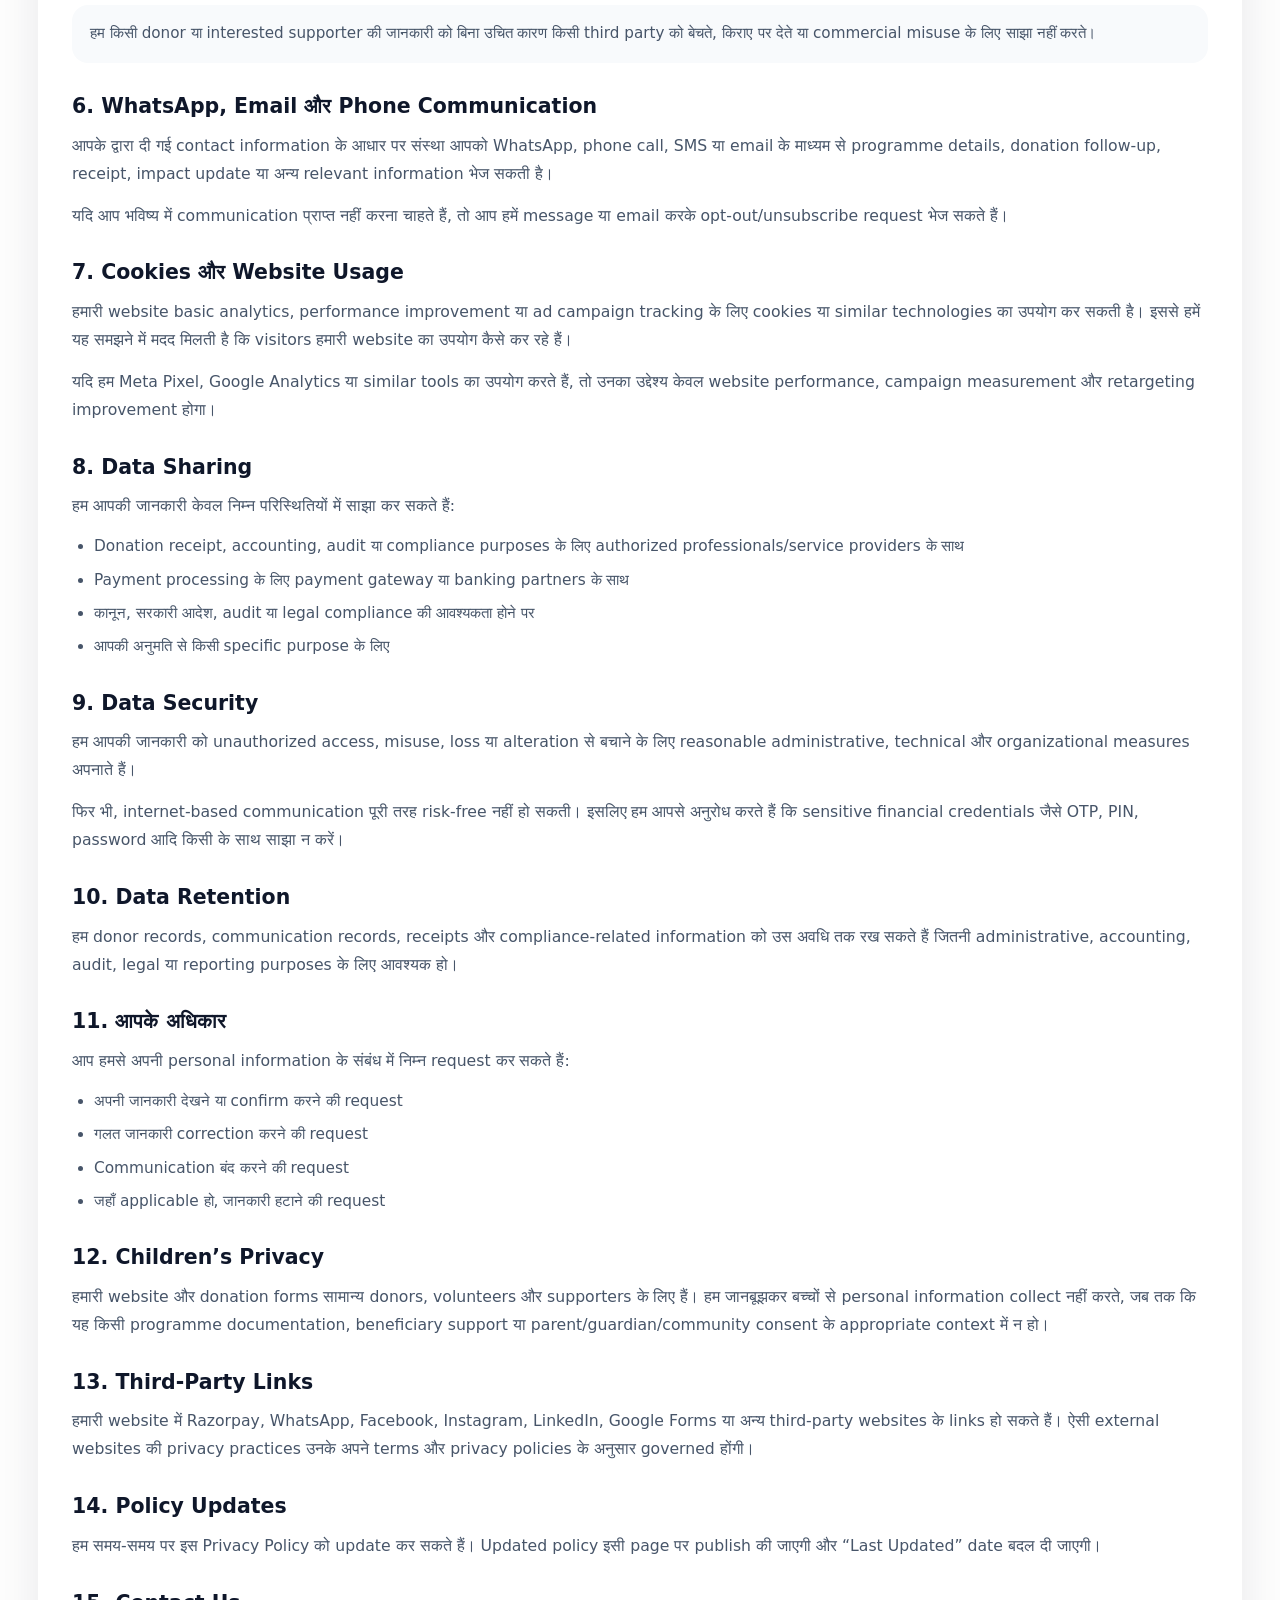
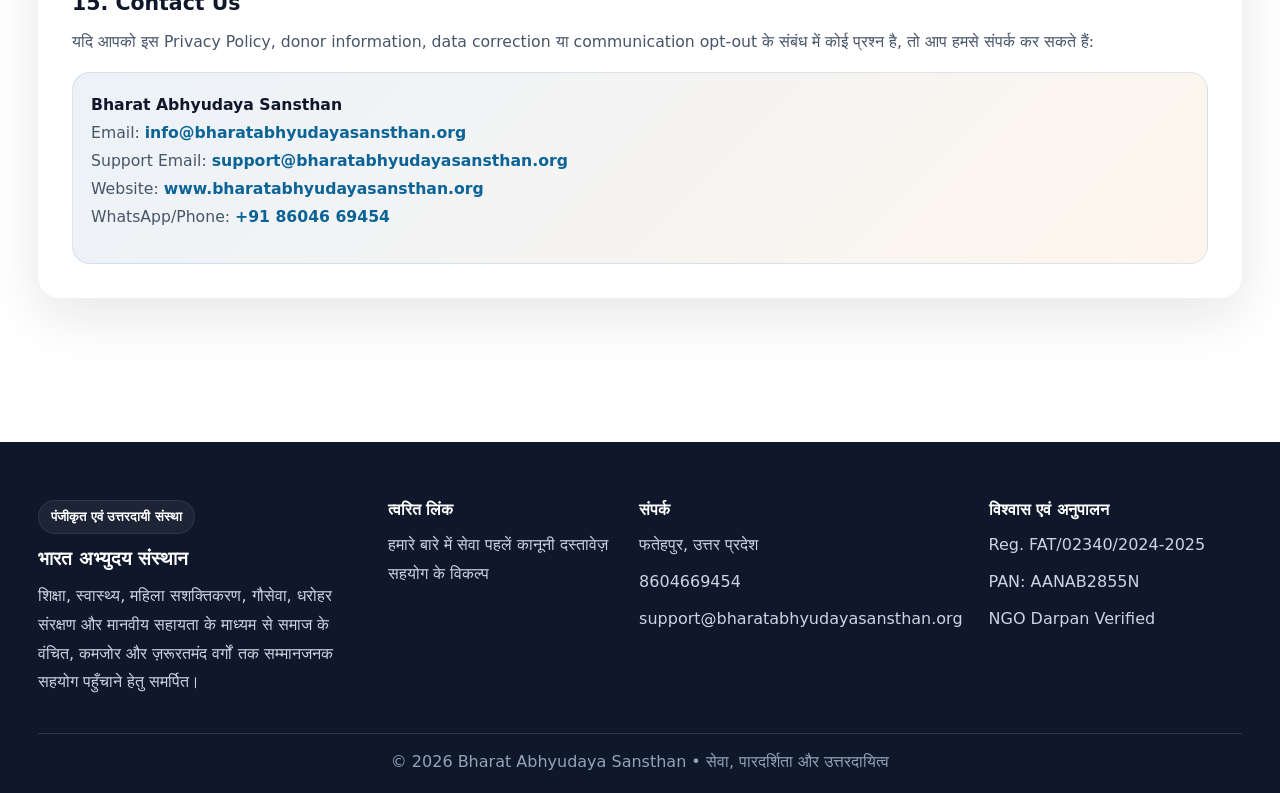
<file: privacy.html>
<!doctype html>
<html lang="hi">
<head>
  <meta charset="UTF-8">
  <meta name="viewport" content="width=device-width, initial-scale=1">

  <title>Privacy Policy | Bharat Abhyudaya Sansthan</title>
  <meta name="description" content="Privacy Policy of Bharat Abhyudaya Sansthan regarding donor information, website usage, lead forms and donation-related communication.">

  <link rel="stylesheet" href="assets/css/style.css">

  <style>
    .policy-hero{
      background: linear-gradient(135deg, rgba(11,90,166,.10), rgba(245,139,31,.10));
      padding: 80px 0 46px;
      border-bottom: 1px solid var(--border);
    }

    .policy-hero h1{
      margin: 0 0 14px;
      font-size: clamp(2rem, 4vw, 3.1rem);
      line-height: 1.1;
      letter-spacing: -.03em;
      color: var(--fg);
    }

    .policy-hero p{
      margin: 0;
      max-width: 820px;
      color: var(--muted);
      font-size: 1rem;
      line-height: 1.75;
    }

    .policy-card{
      background: #fff;
      border: 1px solid var(--border);
      border-radius: 22px;
      box-shadow: var(--shadow);
      padding: 34px;
    }

    .policy-card h2{
      margin: 30px 0 12px;
      font-size: 1.28rem;
      line-height: 1.3;
      color: var(--fg);
    }

    .policy-card h2:first-child{
      margin-top: 0;
    }

    .policy-card p{
      margin: 0 0 14px;
      color: var(--muted);
      font-size: .98rem;
      line-height: 1.78;
    }

    .policy-card ul{
      margin: 0 0 18px;
      padding-left: 22px;
      color: var(--muted);
    }

    .policy-card li{
      margin-bottom: 8px;
      line-height: 1.65;
      font-size: .96rem;
    }

    .policy-note{
      background: #f8fafc;
      border: 1px solid var(--border);
      border-radius: 16px;
      padding: 16px 18px;
      margin: 18px 0;
      color: var(--muted);
      line-height: 1.7;
      font-size: .95rem;
    }

    .policy-contact-box{
      background: linear-gradient(135deg, rgba(11,90,166,.08), rgba(245,139,31,.08));
      border: 1px solid rgba(11,90,166,.12);
      border-radius: 18px;
      padding: 18px;
      margin-top: 16px;
    }

    .policy-contact-box strong{
      color: var(--fg);
    }

    .policy-contact-box a{
      color: var(--brand);
      font-weight: 700;
      text-decoration: none;
    }

    .policy-contact-box a:hover{
      text-decoration: underline;
    }

    .last-updated{
      display: inline-flex;
      align-items: center;
      gap: 8px;
      background: rgba(11,90,166,.08);
      color: var(--brand);
      border: 1px solid rgba(11,90,166,.12);
      padding: 8px 13px;
      border-radius: 999px;
      font-size: .88rem;
      font-weight: 700;
      margin-bottom: 20px;
    }

    @media (max-width: 700px){
      .policy-hero{
        padding: 62px 0 36px;
      }

      .policy-card{
        padding: 22px;
        border-radius: 18px;
      }

      .policy-card h2{
        font-size: 1.15rem;
      }
    }
  </style>
</head>

<body>
  <div id="header"></div>
  <div class="topbar-space"></div>

  <section class="policy-hero">
    <div class="wrap">
      <span class="kicker" data-hi="गोपनीयता नीति" data-en="Privacy Policy"></span>

      <h1 data-hi="Privacy Policy" data-en="Privacy Policy"></h1>

      <p data-hi="भारत अभ्युदय संस्थान आपकी व्यक्तिगत जानकारी, दान संबंधी विवरण और संपर्क जानकारी की गोपनीयता का सम्मान करता है। यह नीति बताती है कि हम आपकी जानकारी कैसे एकत्र, उपयोग और सुरक्षित करते हैं।"
         data-en="Bharat Abhyudaya Sansthan respects the privacy of your personal information, donation-related details and contact information. This policy explains how we collect, use and protect your information."></p>
    </div>
  </section>

  <section class="section">
    <div class="wrap">
      <div class="policy-card">

        <div class="last-updated" data-hi="अंतिम अपडेट: 09 मई 2026" data-en="Last Updated: 09 May 2026"></div>

        <h2 data-hi="1. संस्था के बारे में" data-en="1. About the Organization"></h2>
        <p data-hi="भारत अभ्युदय संस्थान एक जनसेवी संस्था है, जो शिक्षा, स्वास्थ्य सेवा, महिला सशक्तिकरण, वृद्धजन सहायता, गौसेवा, धरोहर संरक्षण और अन्य सामाजिक क्षेत्रों में कार्य करती है।"
           data-en="Bharat Abhyudaya Sansthan is a social service organization working in the areas of education, healthcare, women empowerment, elder care, cow care, heritage conservation and other community welfare initiatives."></p>

        <h2 data-hi="2. हम कौन-सी जानकारी एकत्र कर सकते हैं" data-en="2. Information We May Collect"></h2>
        <p data-hi="जब आप हमारी वेबसाइट, संपर्क फॉर्म, दान फॉर्म, सोशल मीडिया विज्ञापन, Meta Lead Form, Google Form, WhatsApp या email के माध्यम से हमसे संपर्क करते हैं, तो हम निम्न जानकारी एकत्र कर सकते हैं:"
           data-en="When you contact us through our website, contact form, donation form, social media advertisement, Meta Lead Form, Google Form, WhatsApp or email, we may collect the following information:"></p>

        <ul>
          <li data-hi="नाम" data-en="Name"></li>
          <li data-hi="मोबाइल नंबर / WhatsApp नंबर" data-en="Mobile number / WhatsApp number"></li>
          <li data-hi="Email address" data-en="Email address"></li>
          <li data-hi="शहर, राज्य या देश" data-en="City, state or country"></li>
          <li data-hi="दान या सहयोग से जुड़ी प्राथमिकताएँ" data-en="Donation or support preferences"></li>
          <li data-hi="दान की राशि, payment reference, transaction details या receipt संबंधी जानकारी" data-en="Donation amount, payment reference, transaction details or receipt-related information"></li>
          <li data-hi="आपके द्वारा स्वेच्छा से साझा की गई कोई अन्य जानकारी" data-en="Any other information voluntarily shared by you"></li>
        </ul>

        <h2 data-hi="3. जानकारी का उपयोग कैसे किया जाता है" data-en="3. How We Use the Information"></h2>
        <p data-hi="हम आपकी जानकारी का उपयोग निम्न उद्देश्यों के लिए कर सकते हैं:"
           data-en="We may use your information for the following purposes:"></p>

        <ul>
          <li data-hi="आपसे दान, सहयोग, स्वयंसेवा या कार्यक्रम संबंधी संवाद करने के लिए" data-en="To communicate with you regarding donations, support, volunteering or programme-related information"></li>
          <li data-hi="Shiksha Sarathi और अन्य सामाजिक अभियानों की जानकारी साझा करने के लिए" data-en="To share information about Shiksha Sarathi and other social initiatives"></li>
          <li data-hi="Donation receipt, acknowledgement या 80G से संबंधित आवश्यक communication के लिए" data-en="To send donation receipts, acknowledgements or communication related to 80G where applicable"></li>
          <li data-hi="Donor follow-up, impact updates और reports साझा करने के लिए" data-en="To share donor follow-ups, impact updates and reports"></li>
          <li data-hi="Website, ad campaign और communication process को बेहतर बनाने के लिए" data-en="To improve our website, ad campaigns and communication process"></li>
          <li data-hi="कानूनी, लेखा, audit या compliance requirements के लिए" data-en="For legal, accounting, audit or compliance requirements"></li>
        </ul>

        <h2 data-hi="4. Donation और Payment Information" data-en="4. Donation and Payment Information"></h2>
        <p data-hi="Online donations के लिए हम Razorpay या अन्य authorized payment gateway का उपयोग कर सकते हैं। Payment processing के दौरान आपकी financial information संबंधित payment gateway द्वारा उसकी अपनी security और privacy policy के अनुसार process की जाती है।"
           data-en="For online donations, we may use Razorpay or other authorized payment gateways. During payment processing, your financial information is processed by the relevant payment gateway according to its own security and privacy policy."></p>

        <p data-hi="हम आपकी card, UPI PIN, net banking password या sensitive payment credentials store नहीं करते हैं।"
           data-en="We do not store your card details, UPI PIN, net banking password or sensitive payment credentials."></p>

        <h2 data-hi="5. Lead Forms और Social Media Ads" data-en="5. Lead Forms and Social Media Ads"></h2>
        <p data-hi="यदि आप Facebook, Instagram, Meta Lead Form, Google Form या किसी अन्य advertisement form के माध्यम से अपनी जानकारी साझा करते हैं, तो हम उस जानकारी का उपयोग केवल संस्था के कार्यक्रम, donation options, follow-up communication और donor support purposes के लिए करेंगे।"
           data-en="If you share your information through Facebook, Instagram, Meta Lead Form, Google Form or any other advertisement form, we will use that information only for programme information, donation options, follow-up communication and donor support purposes."></p>

        <div class="policy-note" data-hi="हम किसी donor या interested supporter की जानकारी को बिना उचित कारण किसी third party को बेचते, किराए पर देते या commercial misuse के लिए साझा नहीं करते।"
             data-en="We do not sell, rent or share donor or interested supporter information with third parties for commercial misuse."></div>

        <h2 data-hi="6. WhatsApp, Email और Phone Communication" data-en="6. WhatsApp, Email and Phone Communication"></h2>
        <p data-hi="आपके द्वारा दी गई contact information के आधार पर संस्था आपको WhatsApp, phone call, SMS या email के माध्यम से programme details, donation follow-up, receipt, impact update या अन्य relevant information भेज सकती है।"
           data-en="Based on the contact information provided by you, the organization may contact you through WhatsApp, phone call, SMS or email for programme details, donation follow-up, receipt, impact update or other relevant information."></p>

        <p data-hi="यदि आप भविष्य में communication प्राप्त नहीं करना चाहते हैं, तो आप हमें message या email करके opt-out/unsubscribe request भेज सकते हैं।"
           data-en="If you do not wish to receive future communication, you may send us an opt-out/unsubscribe request by message or email."></p>

        <h2 data-hi="7. Cookies और Website Usage" data-en="7. Cookies and Website Usage"></h2>
        <p data-hi="हमारी website basic analytics, performance improvement या ad campaign tracking के लिए cookies या similar technologies का उपयोग कर सकती है। इससे हमें यह समझने में मदद मिलती है कि visitors हमारी website का उपयोग कैसे कर रहे हैं।"
           data-en="Our website may use cookies or similar technologies for basic analytics, performance improvement or ad campaign tracking. This helps us understand how visitors use our website."></p>

        <p data-hi="यदि हम Meta Pixel, Google Analytics या similar tools का उपयोग करते हैं, तो उनका उद्देश्य केवल website performance, campaign measurement और retargeting improvement होगा।"
           data-en="If we use Meta Pixel, Google Analytics or similar tools, their purpose will be limited to website performance, campaign measurement and retargeting improvement."></p>

        <h2 data-hi="8. Data Sharing" data-en="8. Data Sharing"></h2>
        <p data-hi="हम आपकी जानकारी केवल निम्न परिस्थितियों में साझा कर सकते हैं:"
           data-en="We may share your information only in the following situations:"></p>

        <ul>
          <li data-hi="Donation receipt, accounting, audit या compliance purposes के लिए authorized professionals/service providers के साथ" data-en="With authorized professionals/service providers for donation receipt, accounting, audit or compliance purposes"></li>
          <li data-hi="Payment processing के लिए payment gateway या banking partners के साथ" data-en="With payment gateways or banking partners for payment processing"></li>
          <li data-hi="कानून, सरकारी आदेश, audit या legal compliance की आवश्यकता होने पर" data-en="When required by law, government order, audit or legal compliance"></li>
          <li data-hi="आपकी अनुमति से किसी specific purpose के लिए" data-en="For a specific purpose with your consent"></li>
        </ul>

        <h2 data-hi="9. Data Security" data-en="9. Data Security"></h2>
        <p data-hi="हम आपकी जानकारी को unauthorized access, misuse, loss या alteration से बचाने के लिए reasonable administrative, technical और organizational measures अपनाते हैं।"
           data-en="We take reasonable administrative, technical and organizational measures to protect your information from unauthorized access, misuse, loss or alteration."></p>

        <p data-hi="फिर भी, internet-based communication पूरी तरह risk-free नहीं हो सकती। इसलिए हम आपसे अनुरोध करते हैं कि sensitive financial credentials जैसे OTP, PIN, password आदि किसी के साथ साझा न करें।"
           data-en="However, internet-based communication cannot be completely risk-free. Therefore, we request you not to share sensitive financial credentials such as OTP, PIN or passwords with anyone."></p>

        <h2 data-hi="10. Data Retention" data-en="10. Data Retention"></h2>
        <p data-hi="हम donor records, communication records, receipts और compliance-related information को उस अवधि तक रख सकते हैं जितनी administrative, accounting, audit, legal या reporting purposes के लिए आवश्यक हो।"
           data-en="We may retain donor records, communication records, receipts and compliance-related information for as long as required for administrative, accounting, audit, legal or reporting purposes."></p>

        <h2 data-hi="11. आपके अधिकार" data-en="11. Your Rights"></h2>
        <p data-hi="आप हमसे अपनी personal information के संबंध में निम्न request कर सकते हैं:"
           data-en="You may contact us regarding your personal information for the following requests:"></p>

        <ul>
          <li data-hi="अपनी जानकारी देखने या confirm करने की request" data-en="Request to view or confirm your information"></li>
          <li data-hi="गलत जानकारी correction करने की request" data-en="Request correction of inaccurate information"></li>
          <li data-hi="Communication बंद करने की request" data-en="Request to stop communication"></li>
          <li data-hi="जहाँ applicable हो, जानकारी हटाने की request" data-en="Request deletion of information where applicable"></li>
        </ul>

        <h2 data-hi="12. Children’s Privacy" data-en="12. Children’s Privacy"></h2>
        <p data-hi="हमारी website और donation forms सामान्य donors, volunteers और supporters के लिए हैं। हम जानबूझकर बच्चों से personal information collect नहीं करते, जब तक कि यह किसी programme documentation, beneficiary support या parent/guardian/community consent के appropriate context में न हो।"
           data-en="Our website and donation forms are intended for general donors, volunteers and supporters. We do not knowingly collect personal information from children unless it is in an appropriate context of programme documentation, beneficiary support or with parent/guardian/community consent."></p>

        <h2 data-hi="13. Third-Party Links" data-en="13. Third-Party Links"></h2>
        <p data-hi="हमारी website में Razorpay, WhatsApp, Facebook, Instagram, LinkedIn, Google Forms या अन्य third-party websites के links हो सकते हैं। ऐसी external websites की privacy practices उनके अपने terms और privacy policies के अनुसार governed होंगी।"
           data-en="Our website may contain links to Razorpay, WhatsApp, Facebook, Instagram, LinkedIn, Google Forms or other third-party websites. The privacy practices of such external websites are governed by their own terms and privacy policies."></p>

        <h2 data-hi="14. Policy Updates" data-en="14. Policy Updates"></h2>
        <p data-hi="हम समय-समय पर इस Privacy Policy को update कर सकते हैं। Updated policy इसी page पर publish की जाएगी और “Last Updated” date बदल दी जाएगी।"
           data-en="We may update this Privacy Policy from time to time. The updated policy will be published on this page and the “Last Updated” date will be revised."></p>

        <h2 data-hi="15. Contact Us" data-en="15. Contact Us"></h2>
        <p data-hi="यदि आपको इस Privacy Policy, donor information, data correction या communication opt-out के संबंध में कोई प्रश्न है, तो आप हमसे संपर्क कर सकते हैं:"
           data-en="If you have any questions regarding this Privacy Policy, donor information, data correction or communication opt-out, you may contact us:"></p>

        <div class="policy-contact-box">
          <p>
            <strong>Bharat Abhyudaya Sansthan</strong><br>
            Email: <a href="mailto:info@bharatabhyudayasansthan.org">info@bharatabhyudayasansthan.org</a><br>
            Support Email: <a href="mailto:support@bharatabhyudayasansthan.org">support@bharatabhyudayasansthan.org</a><br>
            Website: <a href="https://www.bharatabhyudayasansthan.org">www.bharatabhyudayasansthan.org</a><br>
            WhatsApp/Phone: <a href="https://wa.me/918604669454" target="_blank" rel="noopener">+91 86046 69454</a>
          </p>
        </div>

      </div>
    </div>
  </section>

  <a class="whatsapp-float" href="https://wa.me/918604669454" target="_blank" rel="noopener">WhatsApp</a>
  <a class="donate-float" href="donate.html" data-hi="दान करें" data-en="Donate"></a>

  <div id="footer"></div>

  <script src="assets/js/main.js"></script>
</body>
</html>
</file>
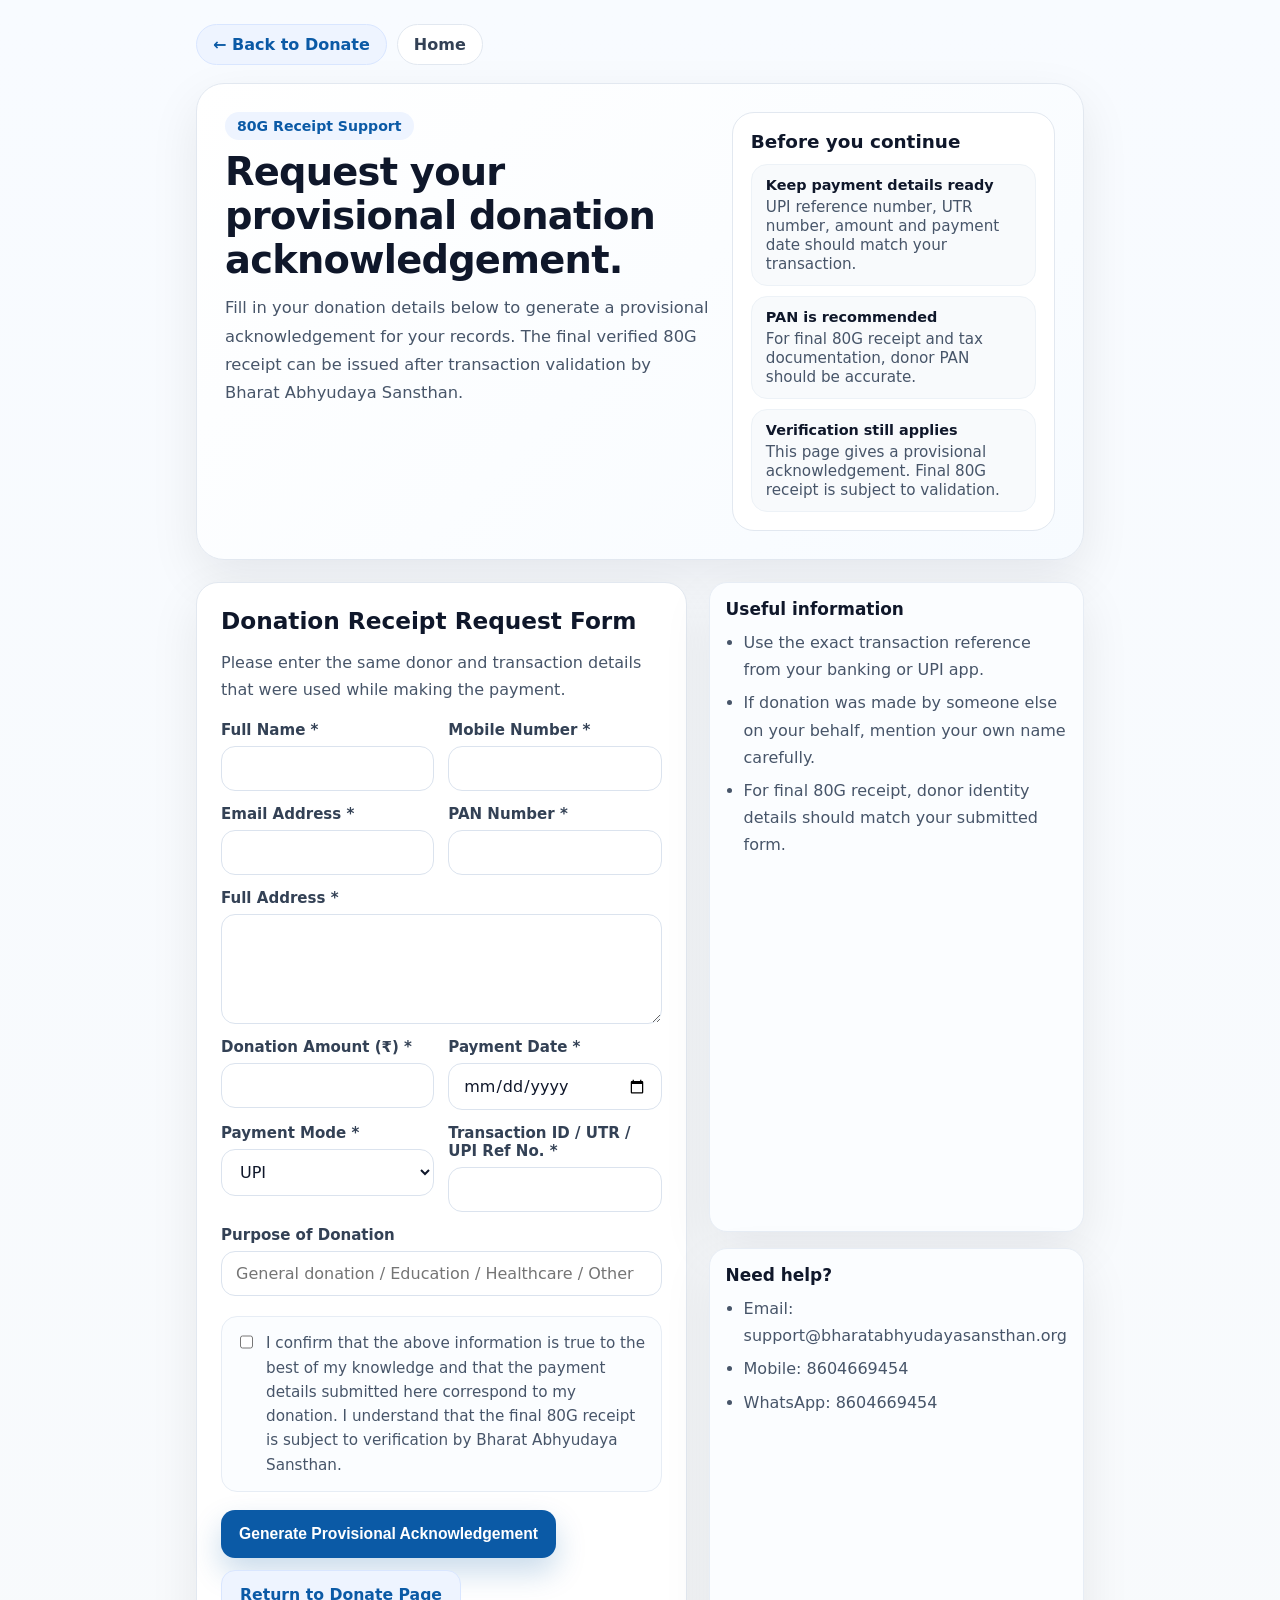
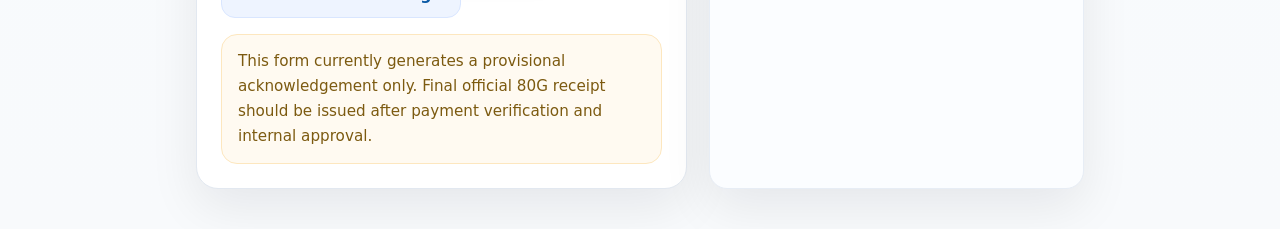
<file: receipt.html>
<!doctype html>
<html lang="en">
<head>
  <meta charset="UTF-8">
  <meta name="viewport" content="width=device-width, initial-scale=1">
  <title>Bharat Abhyudaya Sansthan | Donation Receipt Request</title>
  <meta name="description" content="Request a provisional donation acknowledgement and final 80G receipt from Bharat Abhyudaya Sansthan.">
  <style>
    :root{
      --brand:#0b5aa6;
      --accent:#f58b1f;
      --fg:#0f172a;
      --muted:#475569;
      --line:#e2e8f0;
      --bg:#f8fafc;
      --card:#ffffff;
      --ok:#166534;
      --okbg:#ecfdf5;
      --shadow:0 18px 50px rgba(2,6,23,.08);
      --radius:22px;
      --max:920px;
    }
    *{box-sizing:border-box}
    body{
      margin:0;
      font-family:system-ui,-apple-system,Segoe UI,Roboto,Arial,sans-serif;
      color:var(--fg);
      background:linear-gradient(180deg,#f8fbff 0%,#f8fafc 100%);
    }
    .wrap{
      max-width:var(--max);
      margin:auto;
      padding:0 16px;
    }
    .top-actions{
      max-width:var(--max);
      margin:24px auto 0;
      padding:0 16px;
      display:flex;
      gap:10px;
      flex-wrap:wrap;
    }
    .back-btn{
      display:inline-flex;
      align-items:center;
      justify-content:center;
      text-decoration:none;
      padding:10px 16px;
      border-radius:999px;
      font-weight:700;
      border:1px solid var(--line);
      background:#fff;
      color:#334155;
    }
    .back-btn.primary{
      background:#eef4ff;
      color:var(--brand);
      border-color:#d9e6ff;
    }
    .page{
      max-width:var(--max);
      margin:18px auto 40px;
      padding:0 16px;
    }
    .hero{
      background:linear-gradient(135deg,#ffffff 0%,#f7fbff 100%);
      border:1px solid var(--line);
      border-radius:28px;
      box-shadow:var(--shadow);
      padding:28px;
      display:grid;
      grid-template-columns:1.2fr .8fr;
      gap:22px;
    }
    .kicker{
      display:inline-block;
      margin-bottom:10px;
      padding:6px 12px;
      border-radius:999px;
      background:#eef4ff;
      color:var(--brand);
      font-size:.88rem;
      font-weight:700;
    }
    h1{
      margin:0 0 12px;
      font-size:clamp(1.8rem,3vw,2.45rem);
      line-height:1.15;
      letter-spacing:-.02em;
    }
    .lead{
      margin:0;
      font-size:1.02rem;
      line-height:1.72;
      color:var(--muted);
      max-width:680px;
    }
    .hero-card{
      background:#fff;
      border:1px solid var(--line);
      border-radius:22px;
      padding:18px;
    }
    .hero-card h3{
      margin:0 0 12px;
      font-size:1.15rem;
    }
    .mini-list{
      display:grid;
      gap:10px;
    }
    .mini-item{
      padding:12px 14px;
      border-radius:16px;
      background:#f8fafc;
      border:1px solid #edf2f7;
    }
    .mini-item b{
      display:block;
      margin-bottom:4px;
      font-size:.9rem;
    }
    .mini-item span{
      color:#475569;
      font-size:.95rem;
      word-break:break-word;
    }

    .grid{
      display:grid;
      grid-template-columns:1.25fr .75fr;
      gap:22px;
      margin-top:22px;
    }
    .card{
      background:var(--card);
      border:1px solid var(--line);
      border-radius:var(--radius);
      box-shadow:var(--shadow);
      padding:24px;
    }
    .card h2{
      margin:0 0 14px;
      font-size:1.45rem;
      line-height:1.2;
    }
    .sub{
      margin:0 0 18px;
      color:var(--muted);
      line-height:1.7;
    }

    .form-grid{
      display:grid;
      grid-template-columns:1fr 1fr;
      gap:14px;
    }
    .field{
      display:flex;
      flex-direction:column;
      gap:7px;
    }
    .field.full{
      grid-column:1/-1;
    }
    label{
      font-size:.94rem;
      font-weight:700;
      color:#334155;
    }
    input, textarea, select{
      width:100%;
      border:1px solid #dbe3ee;
      border-radius:14px;
      padding:12px 14px;
      font:inherit;
      color:var(--fg);
      background:#fff;
      outline:none;
    }
    textarea{
      min-height:110px;
      resize:vertical;
    }
    input:focus, textarea:focus, select:focus{
      border-color:#9fc2ee;
      box-shadow:0 0 0 4px rgba(11,90,166,.08);
    }

    .consent{
      display:flex;
      gap:10px;
      align-items:flex-start;
      margin-top:6px;
      padding:14px;
      border:1px solid #e7edf5;
      border-radius:16px;
      background:#fbfdff;
    }
    .consent input{
      width:18px;
      height:18px;
      margin-top:2px;
      padding:0;
      box-shadow:none;
    }
    .consent p{
      margin:0;
      color:#475569;
      font-size:.95rem;
      line-height:1.6;
    }

    .btn-row{
      display:flex;
      gap:12px;
      flex-wrap:wrap;
      margin-top:18px;
    }
    .btn{
      appearance:none;
      border:0;
      cursor:pointer;
      text-decoration:none;
      display:inline-flex;
      align-items:center;
      justify-content:center;
      min-height:48px;
      padding:0 18px;
      border-radius:14px;
      font-weight:800;
      font-size:.98rem;
    }
    .btn-primary{
      background:var(--brand);
      color:#fff;
      box-shadow:0 14px 30px rgba(11,90,166,.22);
    }
    .btn-secondary{
      background:#eef4ff;
      color:var(--brand);
      border:1px solid #d9e6ff;
    }
    .note{
      margin-top:16px;
      padding:14px 16px;
      border-radius:16px;
      background:#fffaf1;
      border:1px solid #fde7bf;
      color:#7c5a10;
      line-height:1.65;
      font-size:.95rem;
    }

    .side-box{
      display:grid;
      gap:16px;
    }
    .quick{
      padding:16px;
      border-radius:18px;
      border:1px solid #e7edf5;
      background:#fbfdff;
    }
    .quick h3{
      margin:0 0 10px;
      font-size:1.06rem;
    }
    .quick ul{
      margin:0;
      padding-left:18px;
      color:#475569;
      line-height:1.7;
    }
    .quick li + li{
      margin-top:6px;
    }

    .receipt{
      display:none;
      margin-top:22px;
      padding:24px;
      border-radius:22px;
      border:1px solid #dbe7f6;
      background:linear-gradient(180deg,#ffffff 0%,#f8fbff 100%);
    }
    .receipt.show{
      display:block;
    }
    .ack{
      display:inline-flex;
      align-items:center;
      gap:8px;
      padding:8px 12px;
      border-radius:999px;
      background:var(--okbg);
      color:var(--ok);
      font-weight:800;
      font-size:.92rem;
      margin-bottom:14px;
    }
    .receipt-head{
      display:flex;
      justify-content:space-between;
      gap:18px;
      flex-wrap:wrap;
      padding-bottom:16px;
      margin-bottom:18px;
      border-bottom:1px dashed #cbd5e1;
    }
    .org h3{
      margin:0 0 6px;
      font-size:1.35rem;
    }
    .org p, .meta p{
      margin:4px 0;
      color:#475569;
      line-height:1.55;
    }
    .meta{
      min-width:240px;
    }
    .receipt-grid{
      display:grid;
      grid-template-columns:1fr 1fr;
      gap:12px 18px;
      margin-top:10px;
    }
    .r-item{
      padding:12px 14px;
      border-radius:14px;
      background:#fff;
      border:1px solid #edf2f7;
    }
    .r-item b{
      display:block;
      margin-bottom:5px;
      font-size:.9rem;
      color:#334155;
    }
    .r-item span{
      color:#0f172a;
      line-height:1.5;
      word-break:break-word;
    }
    .r-item.full{
      grid-column:1/-1;
    }

    .receipt-note{
      margin-top:18px;
      padding:16px;
      border-radius:16px;
      background:#f8fafc;
      border:1px solid #e2e8f0;
      color:#475569;
      line-height:1.7;
      font-size:.95rem;
    }
    .print-row{
      display:flex;
      gap:12px;
      flex-wrap:wrap;
      margin-top:18px;
    }

    @media print{
      .top-actions, .hero, form, .print-row, .note, .side-box{ display:none !important; }
      body{ background:#fff; }
      .page{ margin:0; padding:0; max-width:none; }
      .card{ box-shadow:none; border:none; padding:0; }
      .receipt{ display:block !important; border:none; padding:0; margin:0; }
    }

    @media (max-width: 860px){
      .hero, .grid{
        grid-template-columns:1fr;
      }
      .form-grid, .receipt-grid{
        grid-template-columns:1fr;
      }
      .page{
        margin-top:14px;
      }
      .hero{
        padding:22px;
      }
      .card{
        padding:20px;
      }
    }
  </style>
</head>
<body>

  <div class="top-actions">
    <a href="donate.html" class="back-btn primary">← Back to Donate</a>
    <a href="index.html" class="back-btn">Home</a>
  </div>

  <div class="page">
    <section class="hero">
      <div>
        <span class="kicker">80G Receipt Support</span>
        <h1>Request your provisional donation acknowledgement.</h1>
        <p class="lead">
          Fill in your donation details below to generate a provisional acknowledgement for your records.
          The final verified 80G receipt can be issued after transaction validation by Bharat Abhyudaya Sansthan.
        </p>
      </div>

      <div class="hero-card">
        <h3>Before you continue</h3>
        <div class="mini-list">
          <div class="mini-item">
            <b>Keep payment details ready</b>
            <span>UPI reference number, UTR number, amount and payment date should match your transaction.</span>
          </div>
          <div class="mini-item">
            <b>PAN is recommended</b>
            <span>For final 80G receipt and tax documentation, donor PAN should be accurate.</span>
          </div>
          <div class="mini-item">
            <b>Verification still applies</b>
            <span>This page gives a provisional acknowledgement. Final 80G receipt is subject to validation.</span>
          </div>
        </div>
      </div>
    </section>

    <div class="grid">
      <section class="card">
        <h2>Donation Receipt Request Form</h2>
        <p class="sub">
          Please enter the same donor and transaction details that were used while making the payment.
        </p>

        <form id="receiptForm">
          <div class="form-grid">
            <div class="field">
              <label for="donorName">Full Name *</label>
              <input type="text" id="donorName" required>
            </div>

            <div class="field">
              <label for="mobile">Mobile Number *</label>
              <input type="tel" id="mobile" required>
            </div>

            <div class="field">
              <label for="email">Email Address *</label>
              <input type="email" id="email" required>
            </div>

            <div class="field">
              <label for="pan">PAN Number *</label>
              <input type="text" id="pan" required>
            </div>

            <div class="field full">
              <label for="address">Full Address *</label>
              <textarea id="address" required></textarea>
            </div>

            <div class="field">
              <label for="amount">Donation Amount (₹) *</label>
              <input type="number" id="amount" min="1" required>
            </div>

            <div class="field">
              <label for="paymentDate">Payment Date *</label>
              <input type="date" id="paymentDate" required>
            </div>

            <div class="field">
              <label for="paymentMode">Payment Mode *</label>
              <select id="paymentMode" required>
                <option value="UPI">UPI</option>
                <option value="Bank Transfer">Bank Transfer</option>
                <option value="Cash Deposit">Cash Deposit</option>
                <option value="Cheque">Cheque</option>
                <option value="Other">Other</option>
              </select>
            </div>

            <div class="field">
              <label for="txnRef">Transaction ID / UTR / UPI Ref No. *</label>
              <input type="text" id="txnRef" required>
            </div>

            <div class="field full">
              <label for="purpose">Purpose of Donation</label>
              <input type="text" id="purpose" placeholder="General donation / Education / Healthcare / Other">
            </div>

            <div class="field full">
              <div class="consent">
                <input type="checkbox" id="consent" required>
                <p>
                  I confirm that the above information is true to the best of my knowledge and that the payment
                  details submitted here correspond to my donation. I understand that the final 80G receipt is
                  subject to verification by Bharat Abhyudaya Sansthan.
                </p>
              </div>
            </div>
          </div>

          <div class="btn-row">
            <button type="submit" class="btn btn-primary">Generate Provisional Acknowledgement</button>
            <a href="donate.html" class="btn btn-secondary">Return to Donate Page</a>
          </div>
        </form>

        <div class="note">
          This form currently generates a provisional acknowledgement only. Final official 80G receipt should be
          issued after payment verification and internal approval.
        </div>

        <section class="receipt" id="receiptBlock">
          <div class="ack">Acknowledgement generated successfully</div>

          <div class="receipt-head">
            <div class="org">
              <h3>Bharat Abhyudaya Sansthan</h3>
              <p>Registration No.: FAT/02340/2024-2025</p>
              <p>PAN: AANAB2855N</p>
              <p>Email: support@bharatabhyudayasansthan.org | Mobile: 8604669454</p>
            </div>

            <div class="meta">
              <p><b>Provisional Acknowledgement No.:</b><br><span id="ackNo"></span></p>
              <p><b>Generated On:</b><br><span id="generatedOn"></span></p>
              <p><b>Status:</b><br>Pending verification</p>
            </div>
          </div>

          <div class="receipt-grid">
            <div class="r-item">
              <b>Donor Name</b>
              <span id="rDonorName"></span>
            </div>
            <div class="r-item">
              <b>Mobile Number</b>
              <span id="rMobile"></span>
            </div>
            <div class="r-item">
              <b>Email</b>
              <span id="rEmail"></span>
            </div>
            <div class="r-item">
              <b>PAN Number</b>
              <span id="rPan"></span>
            </div>
            <div class="r-item">
              <b>Donation Amount</b>
              <span id="rAmount"></span>
            </div>
            <div class="r-item">
              <b>Payment Date</b>
              <span id="rPaymentDate"></span>
            </div>
            <div class="r-item">
              <b>Payment Mode</b>
              <span id="rPaymentMode"></span>
            </div>
            <div class="r-item">
              <b>Transaction Reference</b>
              <span id="rTxnRef"></span>
            </div>
            <div class="r-item full">
              <b>Address</b>
              <span id="rAddress"></span>
            </div>
            <div class="r-item full">
              <b>Purpose of Donation</b>
              <span id="rPurpose"></span>
            </div>
          </div>

          <div class="receipt-note">
            This is a <b>provisional donation acknowledgement</b> generated on the basis of donor-submitted details.
            Final verified 80G receipt will be issued after transaction verification by Bharat Abhyudaya Sansthan.
            Please keep your payment proof ready for any clarification.
          </div>

          <div class="print-row">
            <button type="button" class="btn btn-primary" onclick="window.print()">Print / Save as PDF</button>
            <a href="donate.html" class="btn btn-secondary">Back to Donate</a>
          </div>
        </section>
      </section>

      <aside class="side-box">
        <div class="card quick">
          <h3>Useful information</h3>
          <ul>
            <li>Use the exact transaction reference from your banking or UPI app.</li>
            <li>If donation was made by someone else on your behalf, mention your own name carefully.</li>
            <li>For final 80G receipt, donor identity details should match your submitted form.</li>
          </ul>
        </div>

        <div class="card quick">
          <h3>Need help?</h3>
          <ul>
            <li>Email: support@bharatabhyudayasansthan.org</li>
            <li>Mobile: 8604669454</li>
            <li>WhatsApp: 8604669454</li>
          </ul>
        </div>
      </aside>
    </div>
  </div>

  <script>
  function formatDateDisplay(dateStr){
    if(!dateStr) return '';
    const d = new Date(dateStr);
    if(isNaN(d.getTime())) return dateStr;
    return d.toLocaleDateString('en-IN', { day:'2-digit', month:'long', year:'numeric' });
  }

  function makeAckNumber() {
    const now = new Date();
    const fyStart = now.getMonth() >= 3 ? now.getFullYear() : now.getFullYear() - 1;
    const fyEndShort = String((fyStart + 1)).slice(-2);

    const today = now.toISOString().slice(0,10).replace(/-/g,'');
    let seq = Number(localStorage.getItem('bas_ack_seq') || '0') + 1;
    localStorage.setItem('bas_ack_seq', String(seq));

    return `BAS/ACK/${fyStart}-${fyEndShort}/${today}/${String(seq).padStart(4,'0')}`;
  }

  const SCRIPT_URL = "https://script.google.com/macros/s/AKfycbwlLdrBA_RxeLWzoEIbFrozPMhhH0o1UVy7ZHoESSpntItqlgPcrVrDojbzjojpNPPKRg/exec";
  document.getElementById('receiptForm').addEventListener('submit', async function(e){
    e.preventDefault();

    const donorName = document.getElementById('donorName').value.trim();
    const mobile = document.getElementById('mobile').value.trim();
    const email = document.getElementById('email').value.trim();
    const pan = document.getElementById('pan').value.trim().toUpperCase();
    const address = document.getElementById('address').value.trim();
    const amount = document.getElementById('amount').value.trim();
    const paymentDate = document.getElementById('paymentDate').value;
    const paymentMode = document.getElementById('paymentMode').value;
    const txnRef = document.getElementById('txnRef').value.trim();
    const purpose = document.getElementById('purpose').value.trim() || 'General donation';
    const consent = document.getElementById('consent').checked;

    if(!consent){
      alert('Please confirm the declaration before proceeding.');
      return;
    }

    const submitBtn = document.querySelector('#receiptForm button[type="submit"]');
    if(submitBtn){
      submitBtn.disabled = true;
      submitBtn.textContent = 'Submitting...';
    }

    const ackNo = makeAckNumber();
    const generatedOn = new Date().toLocaleString('en-IN', {
      day:'2-digit', month:'long', year:'numeric',
      hour:'2-digit', minute:'2-digit'
    });

    const formData = new FormData();
    formData.append('donorName', donorName);
    formData.append('mobile', mobile);
    formData.append('email', email);
    formData.append('pan', pan);
    formData.append('address', address);
    formData.append('amount', amount);
    formData.append('paymentDate', paymentDate);
    formData.append('paymentMode', paymentMode);
    formData.append('txnRef', txnRef);
    formData.append('purpose', purpose);
    formData.append('consent', consent ? 'Yes' : 'No');

    try {
      await fetch(SCRIPT_URL, {
        method: 'POST',
        body: formData,
        mode: 'no-cors'
      });

      document.getElementById('ackNo').textContent = ackNo;
      document.getElementById('generatedOn').textContent = generatedOn;

      document.getElementById('rDonorName').textContent = donorName;
      document.getElementById('rMobile').textContent = mobile;
      document.getElementById('rEmail').textContent = email;
      document.getElementById('rPan').textContent = pan;
      document.getElementById('rAddress').textContent = address;
      document.getElementById('rAmount').textContent = '₹ ' + Number(amount).toLocaleString('en-IN');
      document.getElementById('rPaymentDate').textContent = formatDateDisplay(paymentDate);
      document.getElementById('rPaymentMode').textContent = paymentMode;
      document.getElementById('rTxnRef').textContent = txnRef;
      document.getElementById('rPurpose').textContent = purpose;

      const block = document.getElementById('receiptBlock');
      block.classList.add('show');
      block.scrollIntoView({ behavior:'smooth', block:'start' });

    } catch(err){
      alert('Submission may not have completed. Please try again.');
      console.error(err);
    } finally {
      if(submitBtn){
        submitBtn.disabled = false;
        submitBtn.textContent = 'Generate Provisional Acknowledgement';
      }
    }
  });
</script>
</body>
</html>
</file>
<file: assets/css/style.css>
:root{
  --brand:#0b5aa6;
  --brand-dark:#083a6c;
  --accent:#f58b1f;
  --accent-dark:#d96c00;
  --fg:#0f172a;
  --muted:#475569;
  --bg:#f8fbff;
  --card:#ffffff;
  --line:#dbe6f2;
  --success:#0f9d58;
  --shadow:0 18px 55px rgba(15,23,42,.10);
  --radius:22px;
  --max:1180px;
}
*{box-sizing:border-box}
html{scroll-behavior:smooth}
body{
  margin:0;
  font-family:Inter,system-ui,-apple-system,Segoe UI,Roboto,Arial,sans-serif;
  color:var(--fg);
  background:linear-gradient(180deg,#fafdff 0%,#f6f9fc 100%);
  overflow-x:hidden;
}
a{color:inherit}
img{max-width:100%;display:block}
.wrap{max-width:var(--max);margin:auto;padding:0 18px}
.section{padding:72px 0}
.section.tight{padding:56px 0}
.section-title{font-size:clamp(30px,4vw,44px);line-height:1.1;margin:0 0 14px;font-weight:900;color:var(--brand-dark)}
.section-sub{font-size:17px;line-height:1.8;color:var(--muted);max-width:820px;margin:0}
.kicker{display:inline-flex;align-items:center;gap:8px;padding:10px 14px;border-radius:999px;background:rgba(11,90,166,.08);border:1px solid rgba(11,90,166,.14);color:var(--brand);font-size:13px;font-weight:900;letter-spacing:.2px}
.grid-2,.grid-3,.grid-4{display:grid;gap:22px}
.grid-2{grid-template-columns:repeat(2,minmax(0,1fr))}
.grid-3{grid-template-columns:repeat(3,minmax(0,1fr))}
.grid-4{grid-template-columns:repeat(4,minmax(0,1fr))}
@media(max-width:980px){.grid-2,.grid-3,.grid-4{grid-template-columns:1fr}}
.card{background:var(--card);border:1px solid var(--line);border-radius:var(--radius);box-shadow:var(--shadow);padding:26px}
.soft-card{background:linear-gradient(180deg,#ffffff 0%,#fbfdff 100%);border:1px solid var(--line);border-radius:var(--radius);padding:24px}
.btn-row{display:flex;gap:14px;flex-wrap:wrap;margin-top:22px}
.btn{display:inline-flex;align-items:center;justify-content:center;gap:10px;padding:14px 22px;border-radius:999px;text-decoration:none;font-weight:900;border:1px solid var(--line);transition:.25s transform,.25s box-shadow,.25s background,.25s color;cursor:pointer}
.btn:hover{transform:translateY(-2px);box-shadow:0 10px 26px rgba(15,23,42,.14)}
.btn-primary{background:linear-gradient(135deg,var(--accent),var(--accent-dark));color:#fff;border:none}
.btn-secondary{background:linear-gradient(135deg,var(--brand),var(--brand-dark));color:#fff;border:none}
.btn-light{background:#fff;color:var(--brand-dark)}
.hero{padding:78px 0 34px;position:relative;overflow:hidden}
.hero::before{content:"";position:absolute;inset:0;background:radial-gradient(circle at top right,rgba(245,139,31,.16),transparent 28%),radial-gradient(circle at top left,rgba(11,90,166,.14),transparent 30%);pointer-events:none}
.hero-grid{display:grid;grid-template-columns:1.08fr .92fr;gap:28px;align-items:center}
@media(max-width:980px){.hero-grid{grid-template-columns:1fr}}
.hero h1{font-size:clamp(36px,5vw,62px);line-height:1.03;letter-spacing:-.02em;margin:16px 0 16px;color:var(--brand-dark)}
.hero p{font-size:18px;line-height:1.8;color:var(--muted);margin:0;max-width:760px}
.hero-side{position:relative}
.hero-panel{background:linear-gradient(145deg,#ffffff 0%,#f5f9ff 100%);border:1px solid var(--line);border-radius:30px;box-shadow:var(--shadow);padding:22px}
.hero-image{aspect-ratio:4/3;border-radius:24px;overflow:hidden;position:relative;background:#dbeafe}
.hero-image img{width:100%;height:100%;object-fit:cover}
.hero-badge{position:absolute;left:16px;bottom:16px;background:rgba(15,23,42,.85);color:#fff;padding:12px 14px;border-radius:16px;max-width:78%;font-size:14px;line-height:1.5}
.stats{display:grid;grid-template-columns:repeat(4,minmax(0,1fr));gap:16px;margin-top:28px}
@media(max-width:980px){.stats{grid-template-columns:repeat(2,minmax(0,1fr))}}
@media(max-width:540px){.stats{grid-template-columns:1fr}}
.stat{background:#fff;border:1px solid var(--line);border-radius:22px;padding:22px;text-align:center;box-shadow:var(--shadow)}
.stat strong{display:block;font-size:34px;color:var(--brand);margin-bottom:8px}
.stat span{display:block;color:var(--muted);font-weight:700;line-height:1.6}
.value-list,.check-list,.steps{list-style:none;padding:0;margin:18px 0 0;display:grid;gap:12px}
.value-list li,.check-list li,.steps li{padding:14px 16px 14px 42px;position:relative;border:1px solid var(--line);border-radius:16px;background:#fff;color:#334155;line-height:1.7;font-weight:700}
.value-list li::before,.check-list li::before,.steps li::before{content:"✓";position:absolute;left:16px;top:12px;color:var(--brand);font-weight:900}
.impact-band{margin-top:26px;padding:18px 20px;border-radius:20px;background:linear-gradient(135deg,rgba(11,90,166,.08),rgba(245,139,31,.09));border:1px solid rgba(11,90,166,.12);font-weight:800;color:#1e293b;line-height:1.8}
.highlight{background:linear-gradient(180deg,#fff 0%,#f8fbff 100%);border:1px solid var(--line);border-radius:28px;padding:28px;box-shadow:var(--shadow)}
.mission-grid .card{height:100%}
.program-grid{display:grid;grid-template-columns:repeat(3,minmax(0,1fr));gap:22px}
@media(max-width:1080px){.program-grid{grid-template-columns:1fr 1fr}}
@media(max-width:680px){.program-grid{grid-template-columns:1fr}}
.program-card{background:#fff;border:1px solid var(--line);border-radius:28px;overflow:hidden;box-shadow:var(--shadow);display:flex;flex-direction:column}
.program-card img{width:100%;aspect-ratio:16/10;object-fit:cover;background:#e2e8f0}
.program-card .body{padding:24px;display:flex;flex-direction:column;gap:14px;flex:1}
.program-tag{display:inline-flex;align-self:flex-start;padding:8px 12px;border-radius:999px;background:rgba(11,90,166,.08);border:1px solid rgba(11,90,166,.12);color:var(--brand);font-size:12px;font-weight:900;text-transform:uppercase;letter-spacing:.4px}
.program-card h3{margin:0;font-size:24px;color:var(--brand-dark)}
.program-card p{margin:0;color:var(--muted);line-height:1.8}
.program-metrics{display:grid;grid-template-columns:1fr 1fr;gap:12px;margin-top:2px}
.program-metrics div{background:#f8fbff;border:1px solid var(--line);border-radius:16px;padding:12px}
.program-metrics strong{display:block;color:var(--brand);font-size:22px}
.program-metrics span{display:block;color:var(--muted);font-size:13px;font-weight:700;line-height:1.5}
.doc-grid{display:grid;grid-template-columns:repeat(3,minmax(0,1fr));gap:22px}
@media(max-width:980px){.doc-grid{grid-template-columns:1fr}}
.doc-card{display:flex;flex-direction:column;gap:16px;background:#fff;border:1px solid var(--line);border-radius:24px;padding:24px;box-shadow:var(--shadow)}
.doc-card h3{margin:0;font-size:22px;color:var(--brand-dark)}
.doc-card p{margin:0;color:var(--muted);line-height:1.75}
.doc-actions{display:flex;gap:12px;flex-wrap:wrap;margin-top:auto}
.info-grid{display:grid;grid-template-columns:1fr 1fr;gap:22px}
@media(max-width:980px){.info-grid{grid-template-columns:1fr}}
.kv-grid{display:grid;grid-template-columns:1fr 1fr;gap:12px;margin-top:18px}
@media(max-width:640px){.kv-grid{grid-template-columns:1fr}}
.kv{padding:14px;border:1px solid var(--line);border-radius:16px;background:#fbfdff}
.kv b{display:block;font-size:13px;color:#64748b;margin-bottom:6px;text-transform:uppercase;letter-spacing:.4px}
.kv span{display:block;font-weight:800;color:#0f172a;line-height:1.6;word-break:break-word}
.notice{padding:16px 18px;border-radius:18px;background:rgba(245,139,31,.10);border:1px solid rgba(245,139,31,.18);color:#7c2d12;line-height:1.8;font-weight:700}
.contact-grid{display:grid;grid-template-columns:.95fr 1.05fr;gap:22px}
@media(max-width:980px){.contact-grid{grid-template-columns:1fr}}
.contact-card iframe{width:100%;min-height:360px;border:0;border-radius:22px}
.form-grid{display:grid;gap:14px}
.input,textarea{width:100%;padding:14px 16px;border-radius:16px;border:1px solid var(--line);font:inherit;background:#fff}
textarea{min-height:150px;resize:vertical}
.gallery-grid{display:grid;grid-template-columns:repeat(4,minmax(0,1fr));gap:16px}
@media(max-width:980px){.gallery-grid{grid-template-columns:repeat(2,minmax(0,1fr))}}
@media(max-width:560px){.gallery-grid{grid-template-columns:1fr}}
.gallery-grid img{width:100%;aspect-ratio:4/3;object-fit:cover;border-radius:20px;border:1px solid var(--line);box-shadow:var(--shadow)}
.cta-strip{padding:24px;border-radius:28px;background:linear-gradient(135deg,var(--brand),#0f4f92);color:#fff;display:grid;grid-template-columns:1.2fr .8fr;gap:18px;align-items:center;box-shadow:var(--shadow)}
@media(max-width:980px){.cta-strip{grid-template-columns:1fr}}
.cta-strip h3{margin:0 0 8px;font-size:30px}
.cta-strip p{margin:0;color:#e2e8f0;line-height:1.8}
.quote{padding:22px;border-radius:22px;background:linear-gradient(135deg,rgba(11,90,166,.08),rgba(245,139,31,.08));border:1px solid rgba(11,90,166,.14);font-size:18px;font-weight:800;line-height:1.8;color:#1e293b}
.topbar-space{height:92px}
.whatsapp-float,.donate-float{position:fixed;bottom:18px;z-index:1000;padding:14px 18px;border-radius:999px;color:#fff;text-decoration:none;font-weight:900;box-shadow:0 18px 45px rgba(15,23,42,.24)}
.whatsapp-float{right:18px;background:linear-gradient(135deg,#25D366,#128C7E)}
.donate-float{left:18px;background:linear-gradient(135deg,var(--accent),var(--accent-dark))}
@media(max-width:700px){.whatsapp-float,.donate-float{padding:12px 14px;font-size:14px}}
#globalHeader{position:fixed;top:0;left:0;width:100%;z-index:10000;background:rgba(255,255,255,.95);backdrop-filter:blur(10px);border-bottom:1px solid rgba(219,230,242,.95)}
#globalHeader .wrap{max-width:var(--max);margin:auto;padding:0 18px;display:flex;align-items:center;gap:18px;min-height:92px}
.brand{display:flex;align-items:center;gap:14px;text-decoration:none;min-width:0}
.brand-logo{width:62px;height:62px;border-radius:50%;object-fit:cover;border:2px solid rgba(11,90,166,.12)}
.brand-copy{display:flex;flex-direction:column;min-width:0}
.brand-copy b{font-size:18px;color:#0f172a;line-height:1.2}
.brand-copy span{font-size:13px;color:var(--brand);font-weight:700;line-height:1.45}
.nav{display:flex;align-items:center;gap:20px;margin-left:auto}
.nav a{font-weight:800;color:#334155;text-decoration:none;position:relative}
.nav a.active,.nav a:hover{color:var(--brand)}
.nav a.active::after,.nav a:hover::after{content:"";position:absolute;left:0;right:0;bottom:-8px;height:3px;border-radius:3px;background:linear-gradient(90deg,var(--brand),var(--accent))}
.header-actions{display:flex;align-items:center;gap:12px}
.lang-toggle,.menu-toggle{border:none;background:#eaf2fb;color:var(--brand);font-weight:900;border-radius:999px;padding:12px 16px;cursor:pointer}
.menu-toggle{display:none}
@media(max-width:980px){
  .menu-toggle{display:inline-flex}
  .nav{position:fixed;left:16px;right:16px;top:96px;background:#fff;border:1px solid var(--line);box-shadow:var(--shadow);border-radius:24px;padding:18px;display:none;flex-direction:column;align-items:flex-start;gap:16px}
  .nav.open{display:flex}
  .header-actions .btn{display:none}
}
#globalFooter{background:#0f172a;color:#fff;margin-top:72px;padding:58px 0 22px}
.footer-grid{display:grid;grid-template-columns:1.15fr .8fr .8fr .9fr;gap:26px}
@media(max-width:980px){.footer-grid{grid-template-columns:1fr}}
#globalFooter h3,#globalFooter h4{margin:0 0 12px}
#globalFooter p,#globalFooter a{color:#cbd5e1;line-height:1.8;text-decoration:none;margin:0 0 8px}
#globalFooter a:hover{color:#fff}
.footer-mini{display:inline-flex;align-items:center;gap:8px;padding:8px 12px;border-radius:999px;background:rgba(255,255,255,.06);border:1px solid rgba(255,255,255,.08);font-size:13px;font-weight:800;color:#fff}
.footer-bottom{border-top:1px solid rgba(255,255,255,.12);margin-top:28px;padding-top:18px;text-align:center;color:#94a3b8}
.small{font-size:14px}
.text-center{text-align:center}
.hidden{display:none!important}

/* India–Nepal flood relief campaign */
.flood-appeal{background:linear-gradient(135deg,#071f35 0%,#0b4f78 58%,#0c6d82 100%);color:#fff;position:relative;overflow:hidden}
.flood-appeal:before,.flood-initiative:before{content:"";position:absolute;width:360px;height:360px;border-radius:50%;background:rgba(255,255,255,.06);right:-140px;top:-190px;pointer-events:none}
.flood-initiative{position:relative;background:linear-gradient(180deg,#eef8fb 0%,#fff 100%);border-top:1px solid #d8eaf0;border-bottom:1px solid #d8eaf0;scroll-margin-top:100px}
.flood-appeal-grid{display:grid;grid-template-columns:minmax(280px,.82fr) minmax(0,1.18fr);gap:50px;align-items:center}
.flood-poster{display:block;border-radius:24px;overflow:hidden;background:#fff;box-shadow:0 28px 70px rgba(2,15,28,.28);transition:transform .25s ease,box-shadow .25s ease}
.flood-poster:hover{transform:translateY(-4px);box-shadow:0 34px 80px rgba(2,15,28,.35)}
.flood-poster img{width:100%;height:auto;aspect-ratio:1/1;object-fit:cover}
.flood-appeal-copy h2{font-size:clamp(30px,4.2vw,50px);line-height:1.13;letter-spacing:-.025em;margin:16px 0;color:inherit}
.flood-appeal-copy>p{font-size:17px;line-height:1.75;margin:0;color:#dcecf5}
.flood-initiative .flood-appeal-copy{color:var(--brand-dark)}
.flood-initiative .flood-appeal-copy>p{color:#455d6c}
.flood-live{display:inline-flex;align-items:center;padding:8px 13px;border-radius:999px;background:#fff1e2;color:#a94208;font-size:13px;font-weight:900;letter-spacing:.04em;text-transform:uppercase}
.flood-supplies{display:flex;flex-wrap:wrap;gap:9px;margin:22px 0}
.flood-supplies span{padding:9px 13px;border-radius:999px;background:rgba(255,255,255,.12);border:1px solid rgba(255,255,255,.2);font-weight:800;font-size:14px}
.flood-initiative .flood-supplies span{background:#fff;border-color:#cfe1e8;color:#21485e}
.flood-trust,.flood-accountability{padding:16px 18px;border-radius:16px;background:rgba(255,255,255,.09);border:1px solid rgba(255,255,255,.16);font-size:14px!important;line-height:1.65!important}
.flood-accountability{background:#fff;border-color:#cfe1e8;margin-top:18px}
.flood-accountability h3{font-size:16px;margin:0 0 6px;color:var(--brand-dark)}
.flood-accountability p{font-size:14px;line-height:1.65;color:#4d6270;margin:0}
.flood-actions{display:flex;gap:12px;flex-wrap:wrap;margin-top:22px}
.flood-donate{box-shadow:0 14px 30px rgba(242,140,40,.3);animation:floodPulse 2.2s ease-in-out infinite}
.flood-amounts{display:block;margin-top:15px;line-height:1.65;font-weight:800;color:#bfe1ef}
.flood-initiative .flood-amounts{color:#526b79}
@keyframes floodPulse{0%,100%{box-shadow:0 12px 28px rgba(242,140,40,.25)}50%{box-shadow:0 16px 38px rgba(242,140,40,.48)}}
@media(max-width:860px){.flood-appeal-grid{grid-template-columns:1fr;gap:30px}.flood-poster{width:min(560px,100%);margin:auto}.flood-appeal-copy h2{font-size:clamp(28px,8vw,40px)}}
@media(prefers-reduced-motion:reduce){.flood-donate{animation:none}.flood-poster{transition:none}}

/* 2026 professional visual system */
:root{--brand:#0b6396;--brand-dark:#073b66;--accent:#f28c28;--ink:#122230;--cream:#fffaf3;--max:1240px}
body{color:var(--ink);background:#fff;font-family:"Noto Sans Devanagari",Inter,system-ui,-apple-system,"Segoe UI",sans-serif;-webkit-font-smoothing:antialiased}
.skip-link{position:fixed;left:16px;top:-80px;z-index:20000;background:#fff;padding:12px 18px;border-radius:8px;font-weight:800}.skip-link:focus{top:12px}
#globalHeader{background:rgba(255,255,255,.92);box-shadow:0 1px 0 rgba(7,59,102,.08)}
#globalHeader .wrap{min-height:84px}.topbar-space{height:84px}.brand-logo{width:56px;height:56px}.brand-copy b{font-size:17px;color:var(--brand-dark)}
.nav{gap:17px}.nav a{font-size:14px}.header-donate{padding:11px 18px;border-radius:999px;background:linear-gradient(135deg,var(--accent),#dc6e0a);color:#fff;text-decoration:none;font-weight:900;box-shadow:0 8px 22px rgba(242,140,40,.25)}
.lang-toggle{padding:10px 13px;background:#edf6fb}.menu-toggle{font-size:22px;min-width:44px;justify-content:center}
.home-hero{position:relative;padding:72px 0 0;background:linear-gradient(125deg,#f1f9fc 0%,#fff 48%,#fff4e6 100%);overflow:hidden}.home-hero:before{content:"";position:absolute;width:480px;height:480px;border:1px solid rgba(11,99,150,.10);border-radius:50%;top:-270px;left:-130px;box-shadow:0 0 0 80px rgba(11,99,150,.025),0 0 0 160px rgba(11,99,150,.018)}
.home-hero-grid{position:relative;display:grid;grid-template-columns:1.05fr .95fr;gap:64px;align-items:center}.home-hero-copy{padding-bottom:64px}.eyebrow{display:inline-flex;align-items:center;gap:8px;color:var(--brand);font-size:12px;font-weight:900;letter-spacing:.12em;text-transform:uppercase}.eyebrow:before{content:"";width:28px;height:2px;background:var(--accent)}
.home-hero h1{font-size:clamp(44px,5.4vw,72px);line-height:1.07;letter-spacing:-.045em;margin:18px 0 22px;color:var(--brand-dark);max-width:720px}.home-hero-copy>p{font-size:18px;line-height:1.8;color:#526575;max-width:650px;margin:0}.hero-actions{display:flex;gap:12px;flex-wrap:wrap;margin-top:30px}.home-page .btn{padding:14px 24px}.home-page .btn-light{border-color:#cadde8;background:rgba(255,255,255,.75)}
.trust-row{display:flex;gap:0;margin-top:42px}.trust-row div{padding:0 26px;border-right:1px solid #d9e5eb}.trust-row div:first-child{padding-left:0}.trust-row div:last-child{border:0}.trust-row strong{display:block;font-size:24px;color:var(--brand-dark)}.trust-row span{display:block;font-size:12px;color:#667785;font-weight:700;margin-top:3px}
.home-hero-visual{position:relative;align-self:end;margin-top:12px}.home-hero-visual:before{content:"";position:absolute;inset:30px -28px -25px 45px;background:var(--brand-dark);border-radius:180px 22px 0 22px;transform:rotate(2deg)}.home-hero-visual>img{position:relative;width:100%;height:570px;object-fit:cover;object-position:center;border-radius:180px 22px 0 22px;box-shadow:0 30px 70px rgba(7,59,102,.20)}
.visual-caption{position:absolute;left:-32px;bottom:34px;display:flex;gap:13px;align-items:center;background:#fff;padding:17px 20px;border-radius:16px;box-shadow:0 16px 45px rgba(7,59,102,.18)}.visual-caption strong,.visual-caption small{display:block}.visual-caption strong{color:var(--brand-dark)}.visual-caption small{color:#667785;margin-top:4px}.pulse-dot{width:13px;height:13px;background:#20a060;border-radius:50%;box-shadow:0 0 0 7px rgba(32,160,96,.13)}
.credibility-strip{position:relative;display:flex;align-items:center;justify-content:space-between;gap:20px;padding:21px 28px;background:#fff;border:1px solid #dbe8ee;border-radius:18px 18px 0 0;box-shadow:0 -12px 40px rgba(7,59,102,.06)}.credibility-strip span{color:#71818e;font-size:12px;font-weight:900;text-transform:uppercase;letter-spacing:.08em}.credibility-strip b{font-size:13px;color:#304555}.credibility-strip a{font-size:13px;color:var(--brand);font-weight:900;text-decoration:none}
.home-programmes{background:#fff}.section-heading-row{display:flex;align-items:end;justify-content:space-between;gap:24px;margin-bottom:34px}.section-heading-row .section-title{margin:15px 0 0;max-width:800px}.text-link{color:var(--brand);font-weight:900;text-decoration:none;white-space:nowrap;margin-bottom:8px}.impact-cards{display:grid;grid-template-columns:1.25fr 1fr 1fr;gap:20px}.impact-card{position:relative;min-height:490px;border-radius:26px;overflow:hidden;background:#0b2436;box-shadow:0 20px 50px rgba(7,59,102,.12)}.impact-card img{position:absolute;inset:0;width:100%;height:100%;object-fit:cover;transition:transform .6s ease}.impact-card:after{content:"";position:absolute;inset:0;background:linear-gradient(180deg,transparent 25%,rgba(3,18,29,.92) 100%)}.impact-card:hover img{transform:scale(1.04)}.impact-card-body{position:absolute;z-index:2;left:0;right:0;bottom:0;padding:28px;color:#fff}.impact-card-body>span{font-size:12px;color:#ffb25e;font-weight:900}.impact-card h3{font-size:26px;margin:8px 0}.impact-card p{color:#dbe7ed;line-height:1.65;margin:0 0 14px}.impact-card a{color:#fff;font-weight:900;text-decoration:none;border-bottom:1px solid rgba(255,255,255,.5)}
.process-section{background:var(--cream)}.process-grid{display:grid;grid-template-columns:.9fr 1.1fr;gap:80px;align-items:center}.process-grid .section-title{margin-top:16px}.process-grid .btn{margin-top:28px}.process-list{list-style:none;margin:0;padding:0;display:grid;gap:15px}.process-list li{display:flex;gap:20px;align-items:center;background:#fff;border:1px solid #eadfce;border-radius:18px;padding:22px 24px;box-shadow:0 10px 30px rgba(93,65,30,.05)}.process-list li>span{display:grid;place-items:center;flex:0 0 48px;height:48px;border-radius:50%;background:#eaf4f8;color:var(--brand);font-size:20px;font-weight:900}.process-list h3{margin:0 0 5px;color:var(--brand-dark)}.process-list p{margin:0;color:#63727c;line-height:1.6}
.trust-section{padding-top:0;background:var(--cream)}.trust-panel{display:grid;grid-template-columns:1.25fr .75fr;gap:40px;align-items:center;padding:54px 60px;border-radius:28px;background:linear-gradient(125deg,#073b66,#0b6396);color:#fff;box-shadow:0 25px 60px rgba(7,59,102,.20)}.eyebrow.light{color:#ffb767}.trust-panel h2{font-size:clamp(30px,4vw,46px);line-height:1.15;margin:16px 0 14px}.trust-panel p{color:#d9eaf2;line-height:1.7;margin:0}.trust-actions{display:flex;flex-direction:column;align-items:stretch;gap:12px}.btn-outline-light{background:transparent;border-color:rgba(255,255,255,.45);color:#fff}
.final-cta{text-align:center;max-width:860px}.final-cta>p{color:var(--brand);font-weight:800}.final-cta h2{font-size:clamp(35px,5vw,54px);letter-spacing:-.03em;color:var(--brand-dark);margin:10px 0}.final-cta .hero-actions{justify-content:center}
.error-page{min-height:100vh;display:grid;place-items:center;text-align:center;background:#f3f8fb}.error-page img{width:90px;height:90px;border-radius:50%;margin:auto}.error-page p{font-size:72px;font-weight:900;color:var(--brand);margin:20px 0 0}.error-page h1{color:var(--brand-dark);margin-bottom:28px}
@media(max-width:1050px){.home-hero-grid{grid-template-columns:1fr;gap:15px}.home-hero-copy{padding-bottom:20px}.home-hero-visual{width:min(650px,100%);margin:0 auto}.home-hero-visual>img{height:500px}.credibility-strip{margin-top:35px;flex-wrap:wrap;justify-content:center}.impact-cards{grid-template-columns:1fr 1fr}.impact-card.featured{grid-column:1/-1}.process-grid{gap:40px}.header-donate{display:none}}
@media(max-width:720px){.home-hero{padding-top:44px}.home-hero h1{font-size:clamp(38px,11vw,52px)}.home-hero-copy>p{font-size:16px}.home-hero-visual>img{height:410px;border-radius:90px 18px 0 18px}.home-hero-visual:before{border-radius:90px 18px 0 18px;inset:22px -10px -14px 28px}.visual-caption{left:12px;right:12px;bottom:16px;padding:13px}.trust-row{justify-content:space-between}.trust-row div{padding:0 12px}.trust-row strong{font-size:20px}.credibility-strip b{font-size:12px}.section{padding:58px 0}.section-heading-row{display:block}.text-link{display:inline-block;margin-top:16px}.impact-cards{grid-template-columns:1fr}.impact-card.featured{grid-column:auto}.impact-card{min-height:430px}.process-grid,.trust-panel{grid-template-columns:1fr}.trust-panel{padding:38px 26px}.whatsapp-float{right:12px}.donate-float{left:12px}}
@media(max-width:420px){.brand-copy span{display:none}.brand-copy b{font-size:15px}.brand-logo{width:48px;height:48px}#globalHeader .wrap{min-height:74px}.topbar-space{height:74px}.trust-row span{font-size:10px}.credibility-strip{padding:18px 12px}.credibility-strip span{width:100%;text-align:center}.home-hero-visual>img{height:360px}.whatsapp-float,.donate-float{bottom:10px}}
</file>
